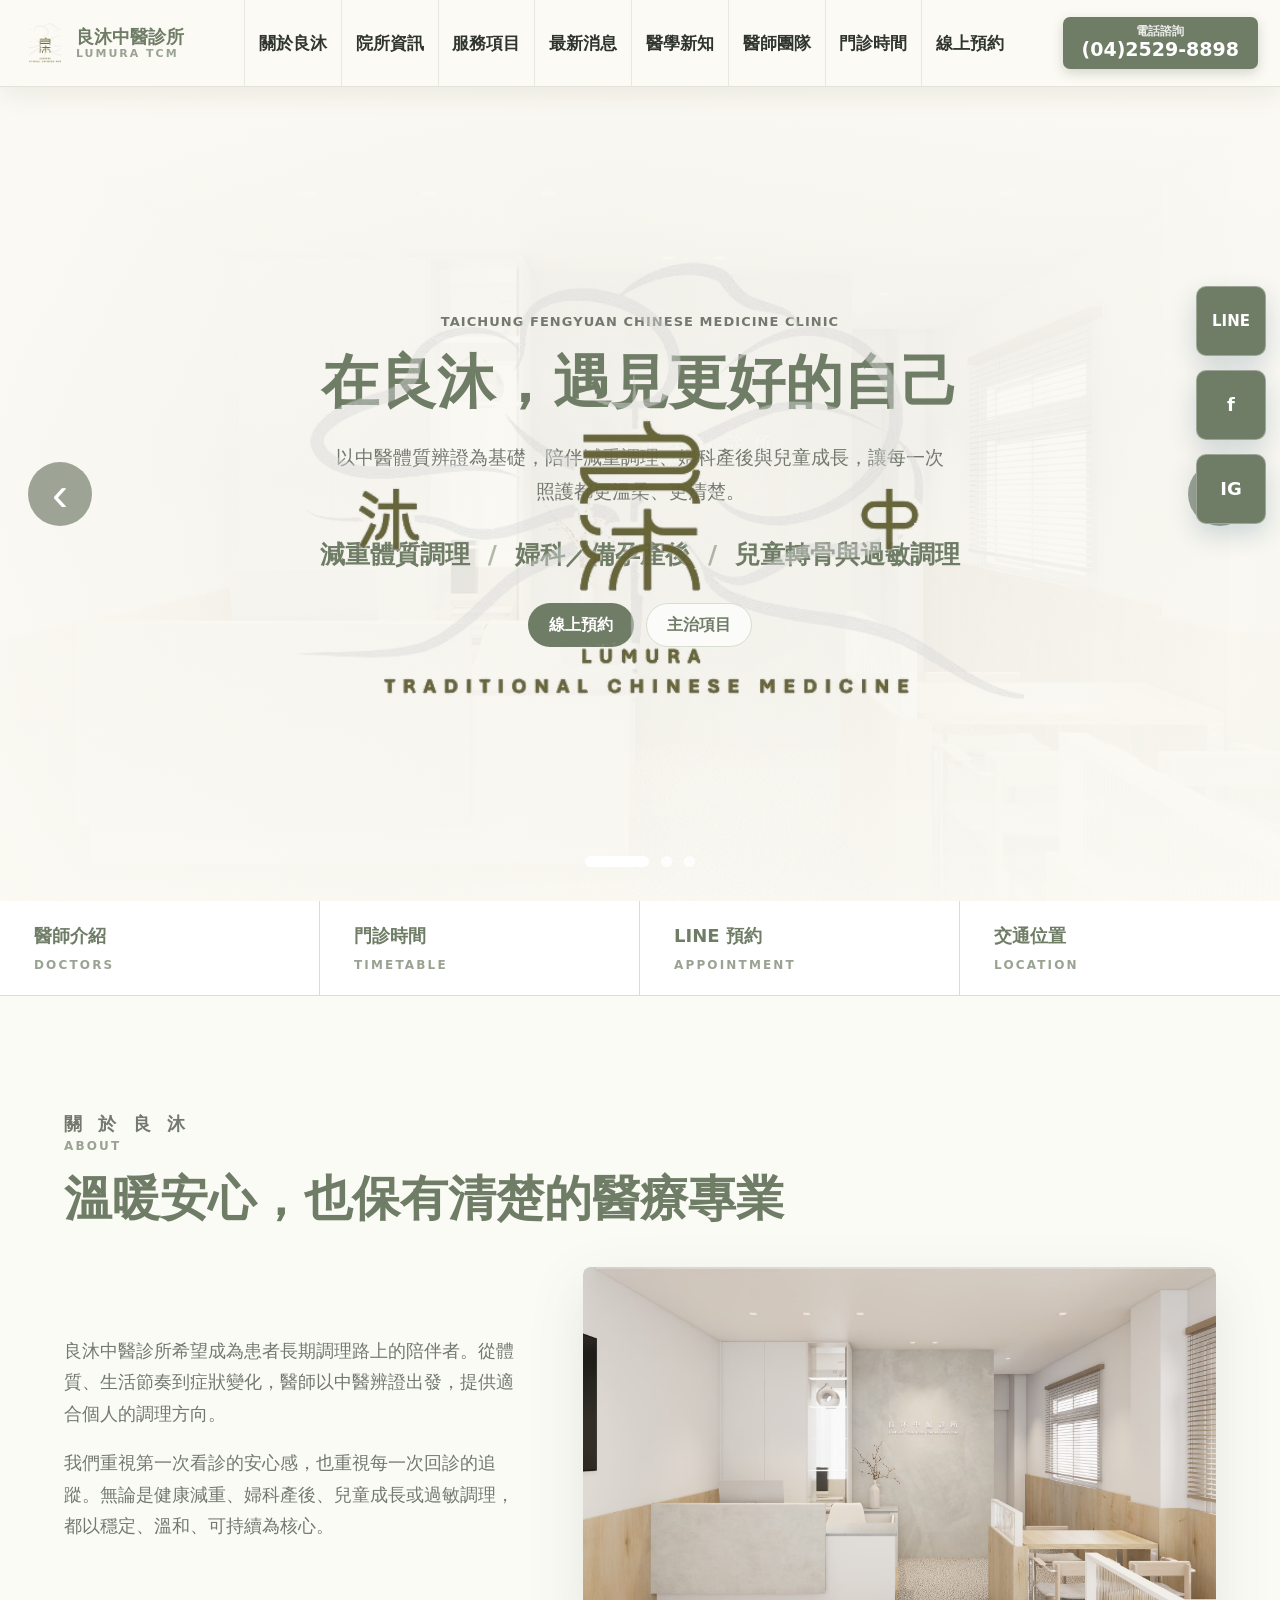
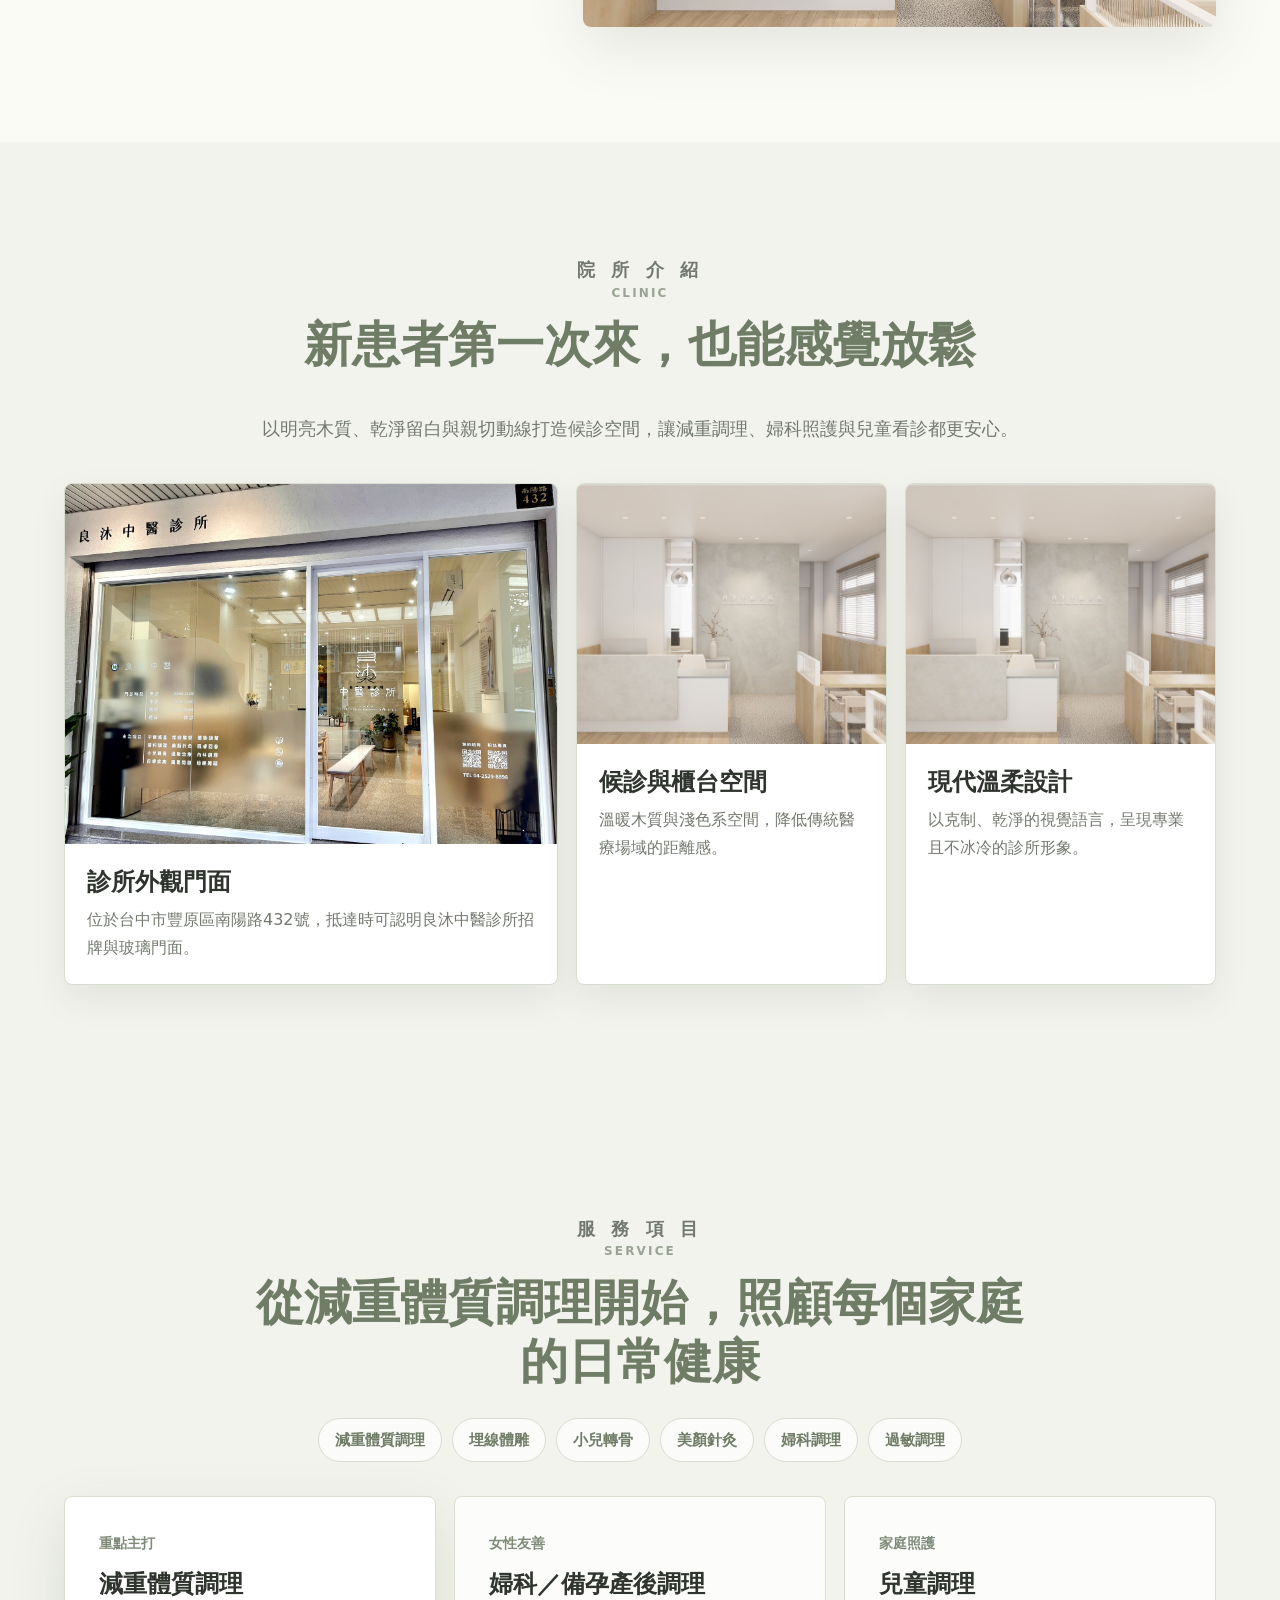
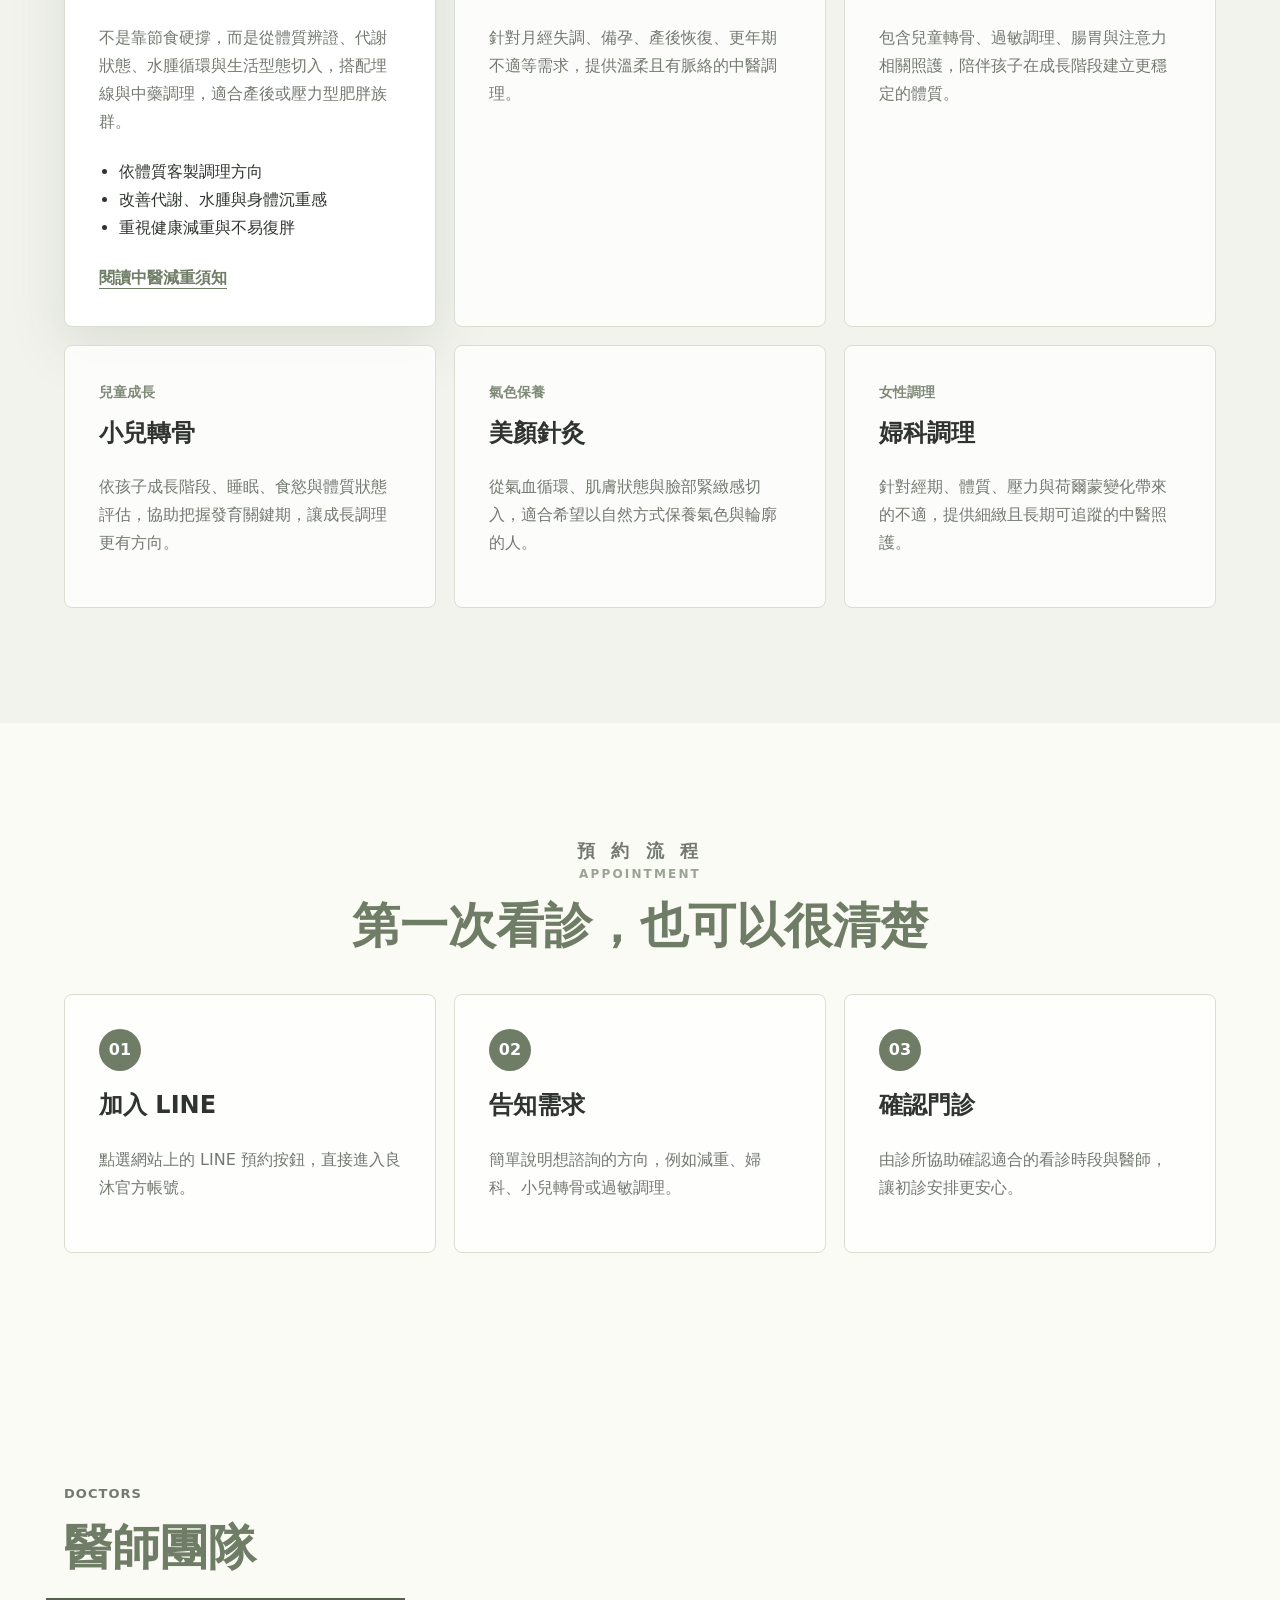
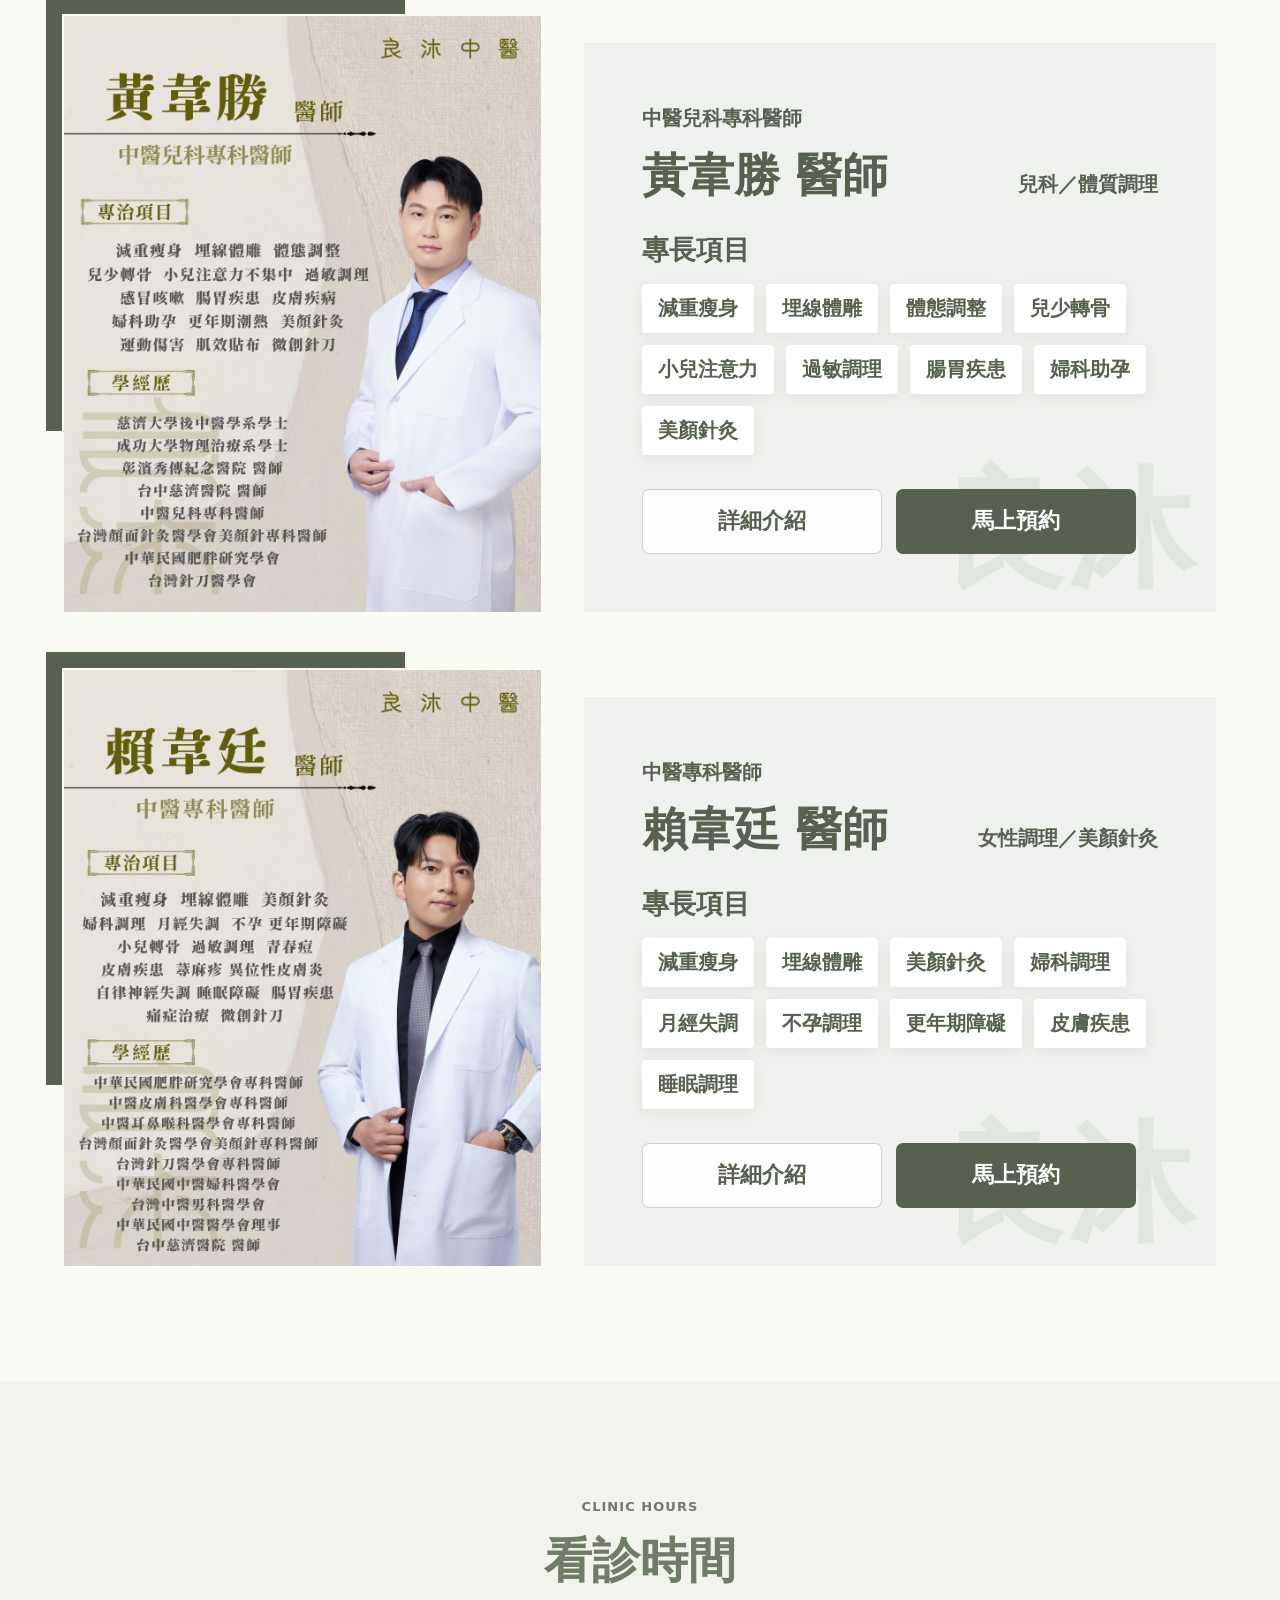
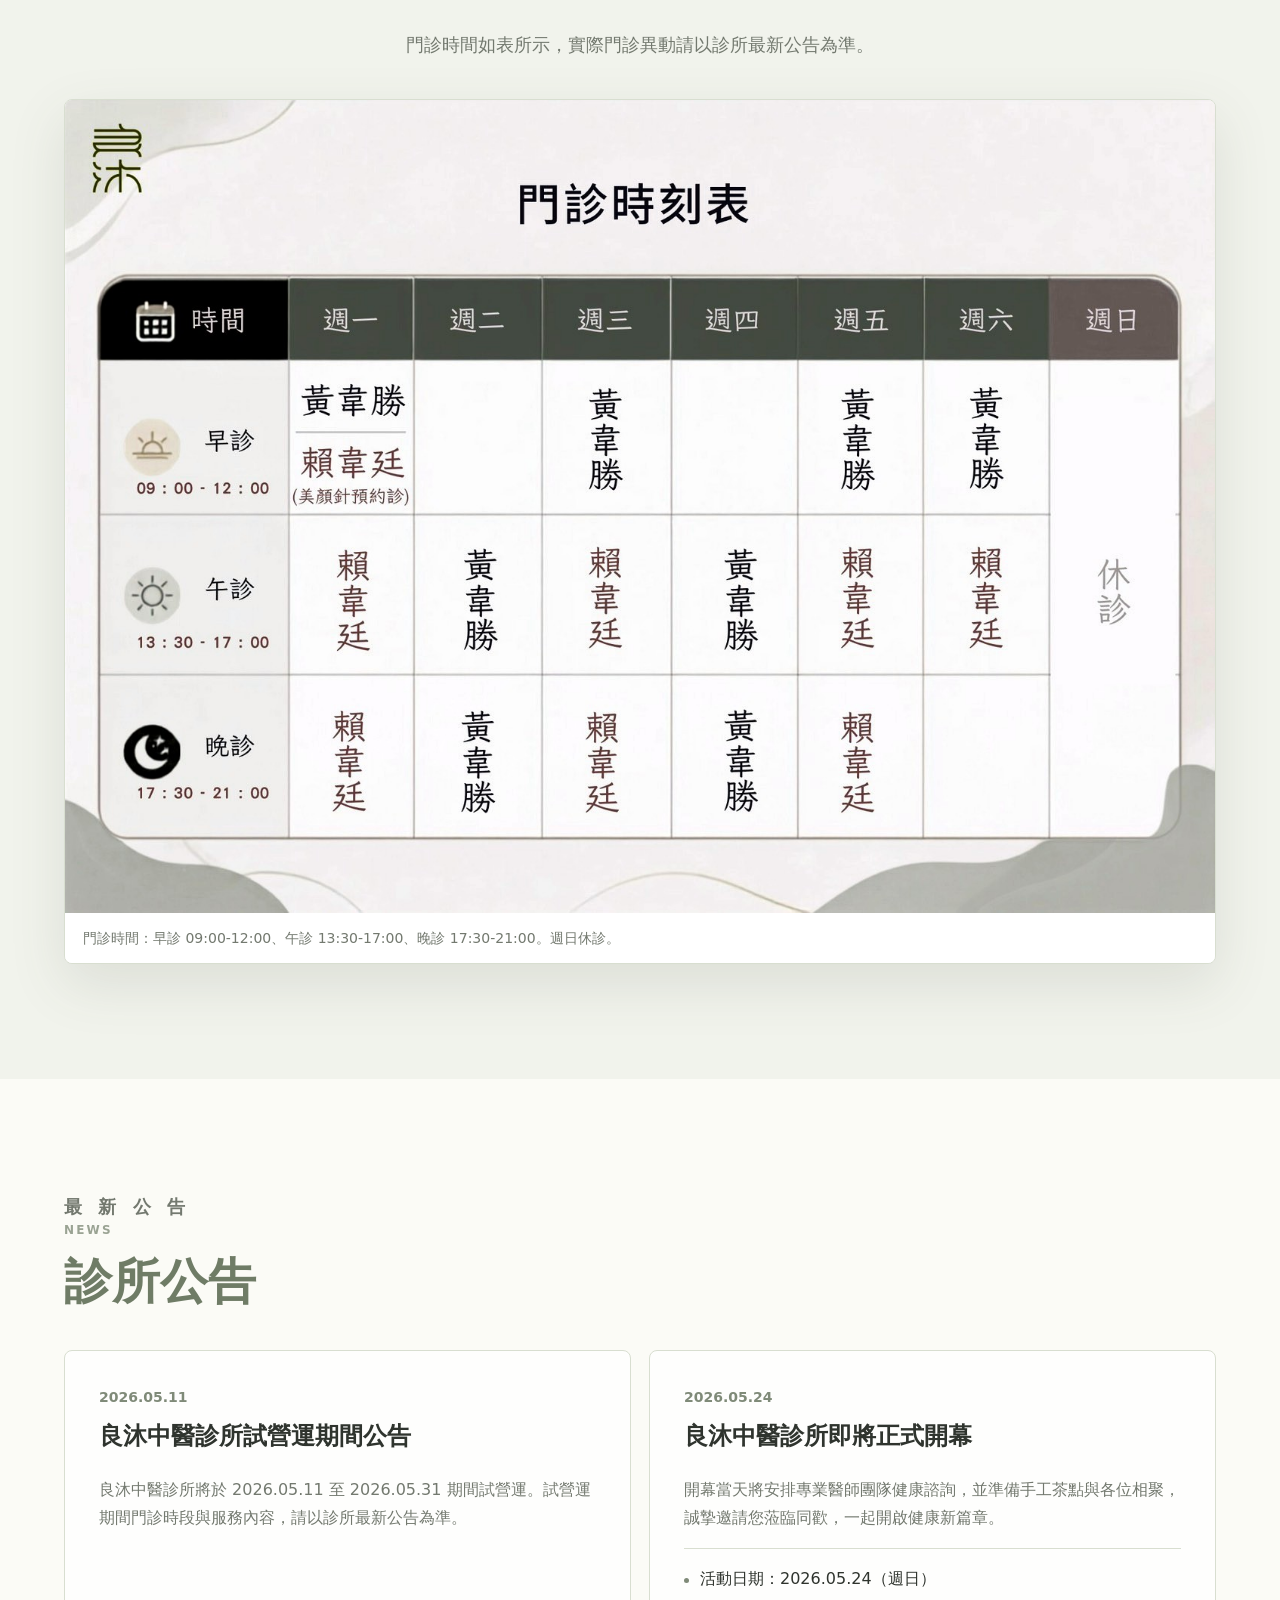
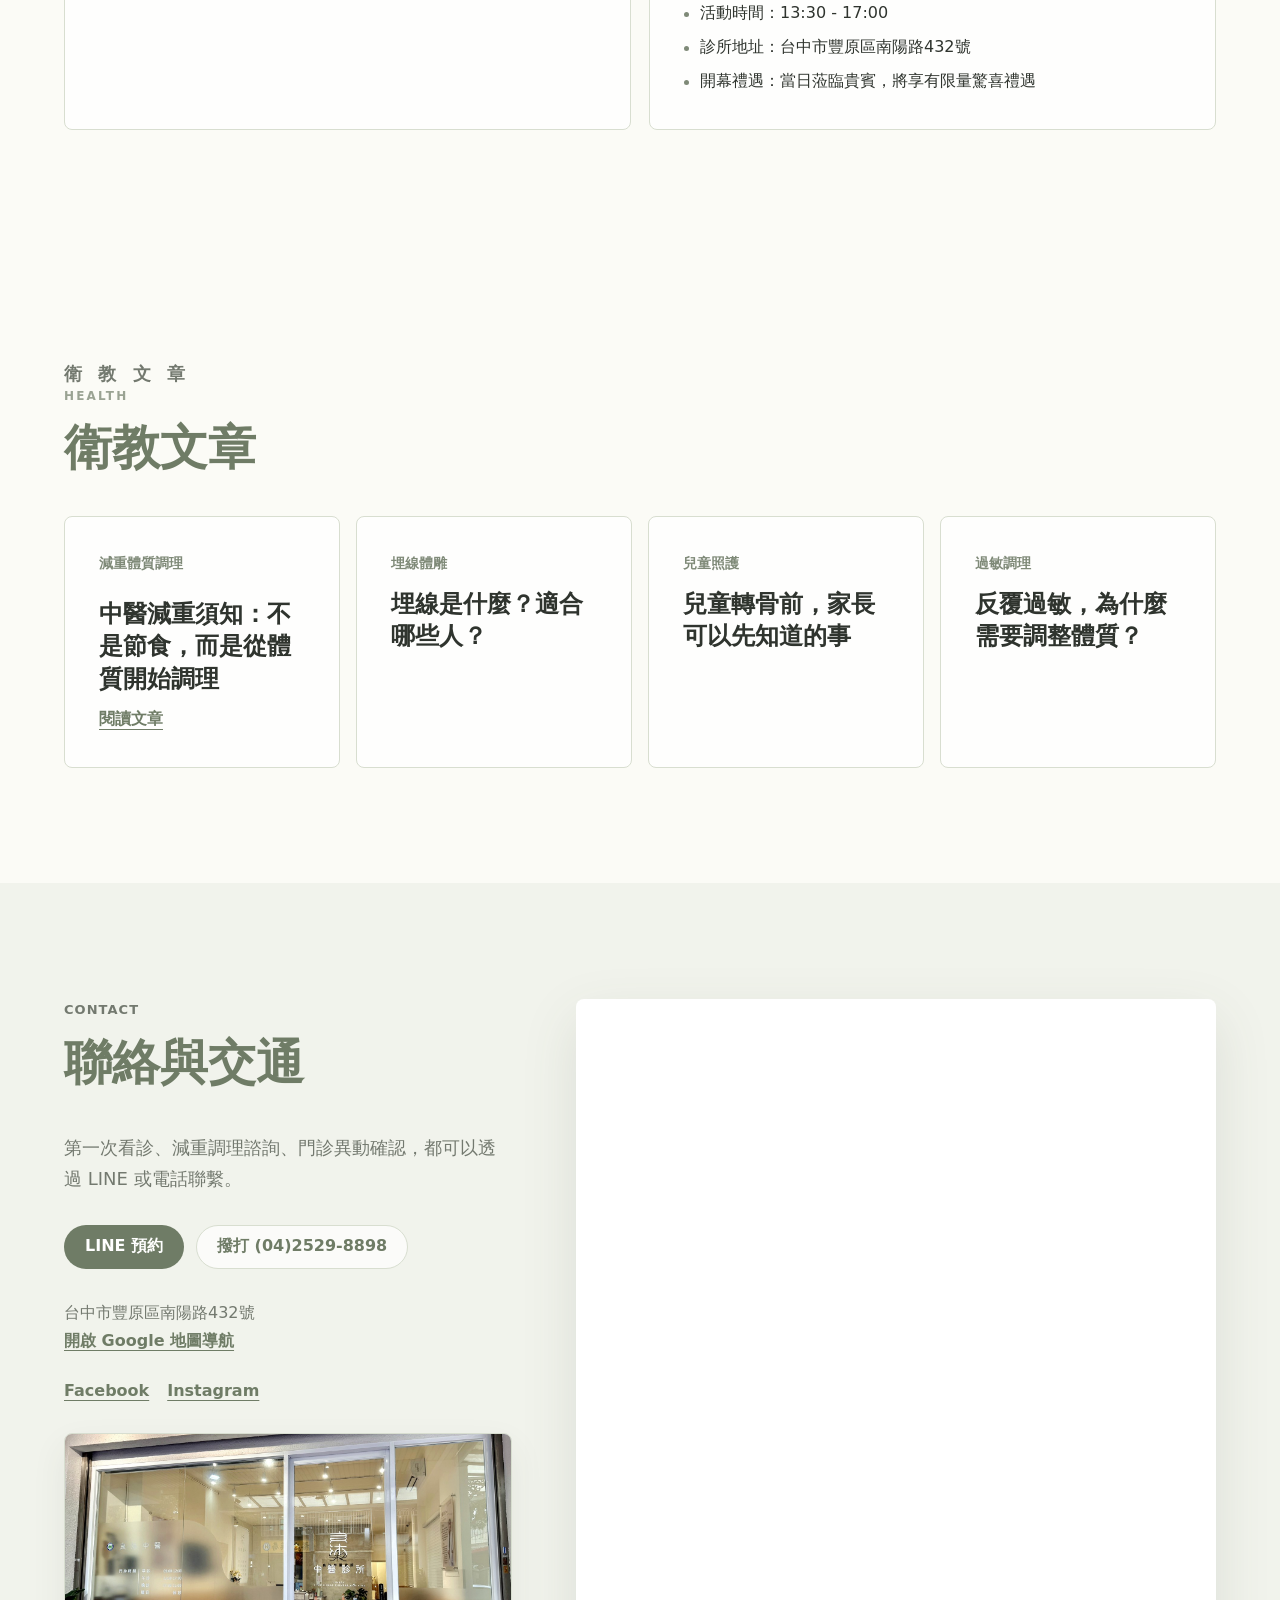
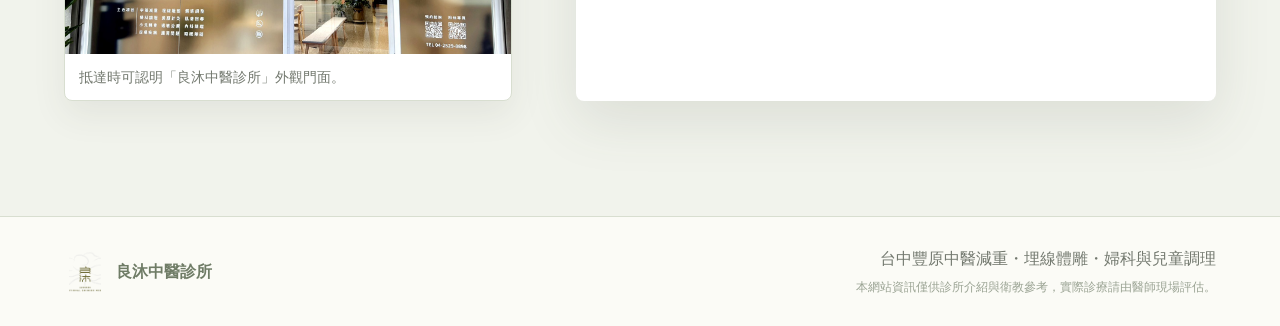
<file: index.html>
<!doctype html>
<html lang="zh-Hant">
  <head>
    <meta charset="utf-8" />
    <meta name="viewport" content="width=device-width, initial-scale=1" />
    <title>良沐中醫診所｜台中豐原中醫減重、埋線、婦科與兒童調理</title>
    <meta
      name="description"
      content="良沐中醫診所位於台中市豐原區，提供中醫減重、埋線體雕、婦科調理、備孕產後、兒童轉骨與過敏調理。以體質辨證與醫師陪伴，幫助你遇見更好的自己。"
    />
    <link rel="stylesheet" href="./styles.css" />
  </head>
  <body>
    <header class="site-header">
      <a class="brand" href="#top" aria-label="良沐中醫診所首頁">
        <img src="./assets/lumura-logo-mark.png" alt="" />
        <span>
          <strong>良沐中醫診所</strong>
          <small>Lumura TCM</small>
        </span>
      </a>
      <button class="nav-toggle" type="button" aria-label="開啟選單" aria-expanded="false">
        <span></span>
        <span></span>
      </button>
      <nav class="site-nav" aria-label="主要導覽">
        <a href="#about">關於良沐</a>
        <a href="#clinic">院所資訊</a>
        <a href="#weight">服務項目</a>
        <a href="#news">最新消息</a>
        <a href="#articles">醫學新知</a>
        <a href="#doctors">醫師團隊</a>
        <a href="#schedule">門診時間</a>
        <a href="https://gptcm.tw/GPNET/MainGo?CID=LMTCM" target="_blank" rel="noreferrer">線上預約</a>
      </nav>
      <a class="header-cta" href="tel:+886425298898" aria-label="撥打良沐中醫診所電話">
        <span>電話諮詢</span>
        <strong>(04)2529-8898</strong>
      </a>
    </header>

    <main id="top">
      <section class="hero">
        <div class="hero-slider" data-hero-slider aria-label="良沐中醫主視覺輪播">
          <article class="hero-slide is-active">
            <img src="./assets/clinic-space.jpg" alt="良沐中醫診所明亮溫暖的候診空間" />
            <div class="hero-copy">
              <img class="hero-logo" src="./assets/lumura-logo-lockup.png" alt="良沐中醫診所" />
              <p class="eyebrow">Taichung Fengyuan Chinese Medicine Clinic</p>
              <h1>在良沐，遇見更好的自己</h1>
              <p class="hero-lead">
                以中醫體質辨證為基礎，陪伴減重調理、婦科產後與兒童成長，讓每一次照護都更溫柔、更清楚。
              </p>
              <div class="district-list" aria-label="主要服務">
                <span>減重體質調理</span>
                <span>婦科／備孕產後</span>
                <span>兒童轉骨與過敏調理</span>
              </div>
              <div class="hero-actions">
                <a class="button primary" href="https://gptcm.tw/GPNET/MainGo?CID=LMTCM" target="_blank" rel="noreferrer">線上預約</a>
                <a class="button secondary" href="#weight">主治項目</a>
              </div>
            </div>
          </article>
          <article class="hero-slide">
            <img src="./assets/doctor-huang-team.jpg" alt="黃韋勝醫師團隊形象" />
            <div class="hero-copy">
              <p class="eyebrow">Weight Management</p>
              <h1>減重不是挨餓，是重新理解身體</h1>
              <p class="hero-lead">
                從體質、代謝、水腫與生活節奏切入，搭配中藥調理與埋線體雕，讓調理更穩定。
              </p>
              <div class="hero-actions">
                <a class="button primary" href="./fengyuan-weight-loss.html">閱讀減重須知</a>
                <a class="button secondary" href="https://gptcm.tw/GPNET/MainGo?CID=LMTCM" target="_blank" rel="noreferrer">線上預約</a>
              </div>
            </div>
          </article>
          <article class="hero-slide">
            <img src="./assets/doctor-lai-team.jpg" alt="賴韋廷醫師團隊形象" />
            <div class="hero-copy">
              <p class="eyebrow">Women & Family Care</p>
              <h1>女性、產後、兒童，一起被好好照顧</h1>
              <p class="hero-lead">
                用溫和且有脈絡的中醫照護，陪伴家庭在不同階段建立更穩定的健康節奏。
              </p>
              <div class="hero-actions">
                <a class="button primary" href="#doctors">認識醫師團隊</a>
                <a class="button secondary" href="#schedule">查看門診時間</a>
              </div>
            </div>
          </article>
          <button class="hero-arrow prev" type="button" data-hero-prev aria-label="上一張">‹</button>
          <button class="hero-arrow next" type="button" data-hero-next aria-label="下一張">›</button>
          <div class="hero-dots" aria-label="輪播切換">
            <button class="is-active" type="button" data-hero-dot="0" aria-label="第 1 張"></button>
            <button type="button" data-hero-dot="1" aria-label="第 2 張"></button>
            <button type="button" data-hero-dot="2" aria-label="第 3 張"></button>
          </div>
        </div>
      </section>

      <section class="quick-links" aria-label="快速入口">
        <a href="#doctors">
          <span>醫師介紹</span>
          <strong>Doctors</strong>
        </a>
        <a href="#schedule">
          <span>門診時間</span>
          <strong>Timetable</strong>
        </a>
        <a href="https://lin.ee/zBTqby3" target="_blank" rel="noreferrer">
          <span>LINE 預約</span>
          <strong>Appointment</strong>
        </a>
        <a href="#contact">
          <span>交通位置</span>
          <strong>Location</strong>
        </a>
      </section>

      <section class="intro section" id="about">
        <div class="section-heading">
          <p class="section-label">關 於 良 沐 <span>About</span></p>
          <h2>溫暖安心，也保有清楚的醫療專業</h2>
        </div>
        <div class="intro-grid">
          <div class="intro-text">
            <p>
              良沐中醫診所希望成為患者長期調理路上的陪伴者。從體質、生活節奏到症狀變化，醫師以中醫辨證出發，提供適合個人的調理方向。
            </p>
            <p>
              我們重視第一次看診的安心感，也重視每一次回診的追蹤。無論是健康減重、婦科產後、兒童成長或過敏調理，都以穩定、溫和、可持續為核心。
            </p>
          </div>
          <img class="clinic-photo" src="./assets/clinic-space.jpg" alt="良沐中醫診所明亮溫暖的候診空間" />
        </div>
      </section>

      <section class="clinic section-band" id="clinic">
        <div class="section-heading centered">
          <p class="section-label">院 所 介 紹 <span>Clinic</span></p>
          <h2>新患者第一次來，也能感覺放鬆</h2>
          <p>以明亮木質、乾淨留白與親切動線打造候診空間，讓減重調理、婦科照護與兒童看診都更安心。</p>
        </div>
        <div class="clinic-showcase">
          <article>
            <img src="./assets/clinic-exterior.jpg" alt="良沐中醫診所南陽路432號外觀門面" />
            <div>
              <h3>診所外觀門面</h3>
              <p>位於台中市豐原區南陽路432號，抵達時可認明良沐中醫診所招牌與玻璃門面。</p>
            </div>
          </article>
          <article>
            <img src="./assets/clinic-space.jpg" alt="良沐中醫診所兒童與家庭友善空間" />
            <div>
              <h3>候診與櫃台空間</h3>
              <p>溫暖木質與淺色系空間，降低傳統醫療場域的距離感。</p>
            </div>
          </article>
          <article>
            <img src="./assets/clinic-space.jpg" alt="良沐中醫診所現代溫柔設計" />
            <div>
              <h3>現代溫柔設計</h3>
              <p>以克制、乾淨的視覺語言，呈現專業且不冰冷的診所形象。</p>
            </div>
          </article>
        </div>
      </section>

      <section class="services section-band" aria-labelledby="services-title">
        <div class="section-heading centered">
          <p class="section-label">服 務 項 目 <span>Service</span></p>
          <h2 id="services-title">從減重體質調理開始，照顧每個家庭的日常健康</h2>
        </div>
        <div class="service-menu" aria-label="治療項目快速瀏覽">
          <a href="#weight">減重體質調理</a>
          <a href="#weight">埋線體雕</a>
          <a href="#doctors">小兒轉骨</a>
          <a href="#doctors">美顏針灸</a>
          <a href="#doctors">婦科調理</a>
          <a href="#articles">過敏調理</a>
        </div>
        <div class="service-grid">
          <article class="service-card featured" id="weight">
            <span class="service-kicker">重點主打</span>
            <h3>減重體質調理</h3>
            <p>
              不是靠節食硬撐，而是從體質辨證、代謝狀態、水腫循環與生活型態切入，搭配埋線與中藥調理，適合產後或壓力型肥胖族群。
            </p>
            <ul>
              <li>依體質客製調理方向</li>
              <li>改善代謝、水腫與身體沉重感</li>
              <li>重視健康減重與不易復胖</li>
            </ul>
            <a class="text-link" href="./fengyuan-weight-loss.html">閱讀中醫減重須知</a>
          </article>
          <article class="service-card">
            <span class="service-kicker">女性友善</span>
            <h3>婦科／備孕產後調理</h3>
            <p>針對月經失調、備孕、產後恢復、更年期不適等需求，提供溫柔且有脈絡的中醫調理。</p>
          </article>
          <article class="service-card">
            <span class="service-kicker">家庭照護</span>
            <h3>兒童調理</h3>
            <p>包含兒童轉骨、過敏調理、腸胃與注意力相關照護，陪伴孩子在成長階段建立更穩定的體質。</p>
          </article>
          <article class="service-card">
            <span class="service-kicker">兒童成長</span>
            <h3>小兒轉骨</h3>
            <p>依孩子成長階段、睡眠、食慾與體質狀態評估，協助把握發育關鍵期，讓成長調理更有方向。</p>
          </article>
          <article class="service-card">
            <span class="service-kicker">氣色保養</span>
            <h3>美顏針灸</h3>
            <p>從氣血循環、肌膚狀態與臉部緊緻感切入，適合希望以自然方式保養氣色與輪廓的人。</p>
          </article>
          <article class="service-card">
            <span class="service-kicker">女性調理</span>
            <h3>婦科調理</h3>
            <p>針對經期、體質、壓力與荷爾蒙變化帶來的不適，提供細緻且長期可追蹤的中醫照護。</p>
          </article>
        </div>
      </section>

      <section class="process section">
        <div class="section-heading centered">
          <p class="section-label">預 約 流 程 <span>Appointment</span></p>
          <h2>第一次看診，也可以很清楚</h2>
        </div>
        <div class="process-grid">
          <article>
            <span>01</span>
            <h3>加入 LINE</h3>
            <p>點選網站上的 LINE 預約按鈕，直接進入良沐官方帳號。</p>
          </article>
          <article>
            <span>02</span>
            <h3>告知需求</h3>
            <p>簡單說明想諮詢的方向，例如減重、婦科、小兒轉骨或過敏調理。</p>
          </article>
          <article>
            <span>03</span>
            <h3>確認門診</h3>
            <p>由診所協助確認適合的看診時段與醫師，讓初診安排更安心。</p>
          </article>
        </div>
      </section>

      <section class="doctors section" id="doctors">
        <div class="section-heading">
          <p class="eyebrow">Doctors</p>
          <h2>醫師團隊</h2>
        </div>
        <div class="doctor-grid">
          <article class="doctor-card">
            <div class="doctor-photo">
              <img src="./assets/doctor-huang.png" alt="黃韋勝醫師介紹圖" />
            </div>
            <div class="doctor-content">
              <p class="doctor-role">中醫兒科專科醫師</p>
              <div class="doctor-title-row">
                <h3>黃韋勝 醫師</h3>
                <span>兒科／體質調理</span>
              </div>
              <h4>專長項目</h4>
              <div class="doctor-tags" aria-label="黃韋勝醫師專長項目">
                <span>減重瘦身</span>
                <span>埋線體雕</span>
                <span>體態調整</span>
                <span>兒少轉骨</span>
                <span>小兒注意力</span>
                <span>過敏調理</span>
                <span>腸胃疾患</span>
                <span>婦科助孕</span>
                <span>美顏針灸</span>
              </div>
              <div class="doctor-actions">
                <a href="#contact">詳細介紹</a>
                <a href="https://gptcm.tw/GPNET/MainGo?CID=LMTCM" target="_blank" rel="noreferrer">馬上預約</a>
              </div>
            </div>
          </article>
          <article class="doctor-card">
            <div class="doctor-photo">
              <img src="./assets/doctor-lai.png" alt="賴韋廷醫師介紹圖" />
            </div>
            <div class="doctor-content">
              <p class="doctor-role">中醫專科醫師</p>
              <div class="doctor-title-row">
                <h3>賴韋廷 醫師</h3>
                <span>女性調理／美顏針灸</span>
              </div>
              <h4>專長項目</h4>
              <div class="doctor-tags" aria-label="賴韋廷醫師專長項目">
                <span>減重瘦身</span>
                <span>埋線體雕</span>
                <span>美顏針灸</span>
                <span>婦科調理</span>
                <span>月經失調</span>
                <span>不孕調理</span>
                <span>更年期障礙</span>
                <span>皮膚疾患</span>
                <span>睡眠調理</span>
              </div>
              <div class="doctor-actions">
                <a href="#contact">詳細介紹</a>
                <a href="https://gptcm.tw/GPNET/MainGo?CID=LMTCM" target="_blank" rel="noreferrer">馬上預約</a>
              </div>
            </div>
          </article>
        </div>
      </section>

      <section class="schedule section-band" id="schedule">
        <div class="section-heading centered">
          <p class="eyebrow">Clinic Hours</p>
          <h2>看診時間</h2>
          <p>門診時間如表所示，實際門診異動請以診所最新公告為準。</p>
        </div>
        <figure class="schedule-image-wrap">
          <img src="./assets/schedule-current.jpg" alt="良沐中醫診所門診時間表，週日休診" />
          <figcaption>
            門診時間：早診 09:00-12:00、午診 13:30-17:00、晚診 17:30-21:00。週日休診。
          </figcaption>
        </figure>
      </section>

      <section class="news section" id="news">
        <div class="section-heading">
          <p class="section-label">最 新 公 告 <span>News</span></p>
          <h2>診所公告</h2>
        </div>
        <div class="news-grid">
          <article>
            <time datetime="2026-05-11">2026.05.11</time>
            <h3>良沐中醫診所試營運期間公告</h3>
            <p>良沐中醫診所將於 2026.05.11 至 2026.05.31 期間試營運。試營運期間門診時段與服務內容，請以診所最新公告為準。</p>
          </article>
          <article>
            <time datetime="2026-05-24">2026.05.24</time>
            <h3>良沐中醫診所即將正式開幕</h3>
            <p>
              開幕當天將安排專業醫師團隊健康諮詢，並準備手工茶點與各位相聚，誠摯邀請您蒞臨同歡，一起開啟健康新篇章。
            </p>
            <ul class="news-list">
              <li>活動日期：2026.05.24（週日）</li>
              <li>活動時間：13:30 - 17:00</li>
              <li>診所地址：台中市豐原區南陽路432號</li>
              <li>開幕禮遇：當日蒞臨貴賓，將享有限量驚喜禮遇</li>
            </ul>
          </article>
        </div>
      </section>

      <section class="articles section" id="articles">
        <div class="section-heading">
          <p class="section-label">衛 教 文 章 <span>Health</span></p>
          <h2>衛教文章</h2>
        </div>
        <div class="article-grid">
          <article>
            <a class="article-link" href="./fengyuan-weight-loss.html">
              <p>減重體質調理</p>
              <h3>中醫減重須知：不是節食，而是從體質開始調理</h3>
              <span>閱讀文章</span>
            </a>
          </article>
          <article>
            <p>埋線體雕</p>
            <h3>埋線是什麼？適合哪些人？</h3>
          </article>
          <article>
            <p>兒童照護</p>
            <h3>兒童轉骨前，家長可以先知道的事</h3>
          </article>
          <article>
            <p>過敏調理</p>
            <h3>反覆過敏，為什麼需要調整體質？</h3>
          </article>
        </div>
      </section>

      <section class="contact section-band" id="contact">
        <div class="contact-grid">
          <div>
            <p class="eyebrow">Contact</p>
            <h2>聯絡與交通</h2>
            <p class="contact-lead">第一次看診、減重調理諮詢、門診異動確認，都可以透過 LINE 或電話聯繫。</p>
            <div class="contact-actions">
              <a class="button primary" href="https://lin.ee/zBTqby3" target="_blank" rel="noreferrer">LINE 預約</a>
              <a class="button secondary" href="tel:+886425298898">撥打 (04)2529-8898</a>
            </div>
            <address>
              台中市豐原區南陽路432號<br />
              <a href="https://www.google.com/maps/search/?api=1&query=%E5%8F%B0%E4%B8%AD%E5%B8%82%E8%B1%90%E5%8E%9F%E5%8D%80%E5%8D%97%E9%99%BD%E8%B7%AF432%E8%99%9F" target="_blank" rel="noreferrer">開啟 Google 地圖導航</a>
            </address>
            <div class="social-links">
              <a href="https://www.facebook.com/people/%E8%89%AF%E6%B2%90%E4%B8%AD%E9%86%AB%E8%A8%BA%E6%89%80/61587406312769/" target="_blank" rel="noreferrer">Facebook</a>
              <a href="https://www.instagram.com/lumura.889" target="_blank" rel="noreferrer">Instagram</a>
            </div>
            <figure class="contact-photo">
              <img src="./assets/clinic-exterior.jpg" alt="良沐中醫診所外觀，門牌南陽路432號" />
              <figcaption>抵達時可認明「良沐中醫診所」外觀門面。</figcaption>
            </figure>
          </div>
          <iframe
            title="良沐中醫診所 Google 地圖"
            loading="lazy"
            referrerpolicy="no-referrer-when-downgrade"
            src="https://www.google.com/maps?q=%E5%8F%B0%E4%B8%AD%E5%B8%82%E8%B1%90%E5%8E%9F%E5%8D%80%E5%8D%97%E9%99%BD%E8%B7%AF432%E8%99%9F&output=embed"
          ></iframe>
        </div>
      </section>
    </main>

    <aside class="social-rail" aria-label="社群連結">
      <a href="https://lin.ee/zBTqby3" target="_blank" rel="noreferrer" aria-label="LINE 預約">LINE</a>
      <a href="https://www.facebook.com/people/%E8%89%AF%E6%B2%90%E4%B8%AD%E9%86%AB%E8%A8%BA%E6%89%80/61587406312769/" target="_blank" rel="noreferrer" aria-label="Facebook">f</a>
      <a href="https://www.instagram.com/lumura.889" target="_blank" rel="noreferrer" aria-label="Instagram">IG</a>
    </aside>

    <a class="mobile-line" href="https://lin.ee/zBTqby3" target="_blank" rel="noreferrer">LINE 預約</a>

    <footer class="site-footer">
      <div class="footer-brand">
        <img src="./assets/lumura-logo-mark.png" alt="" />
        <span>良沐中醫診所</span>
      </div>
      <div class="footer-copy">
        <p>台中豐原中醫減重・埋線體雕・婦科與兒童調理</p>
        <small>本網站資訊僅供診所介紹與衛教參考，實際診療請由醫師現場評估。</small>
      </div>
    </footer>

    <script src="./script.js"></script>
  </body>
</html>
</file>
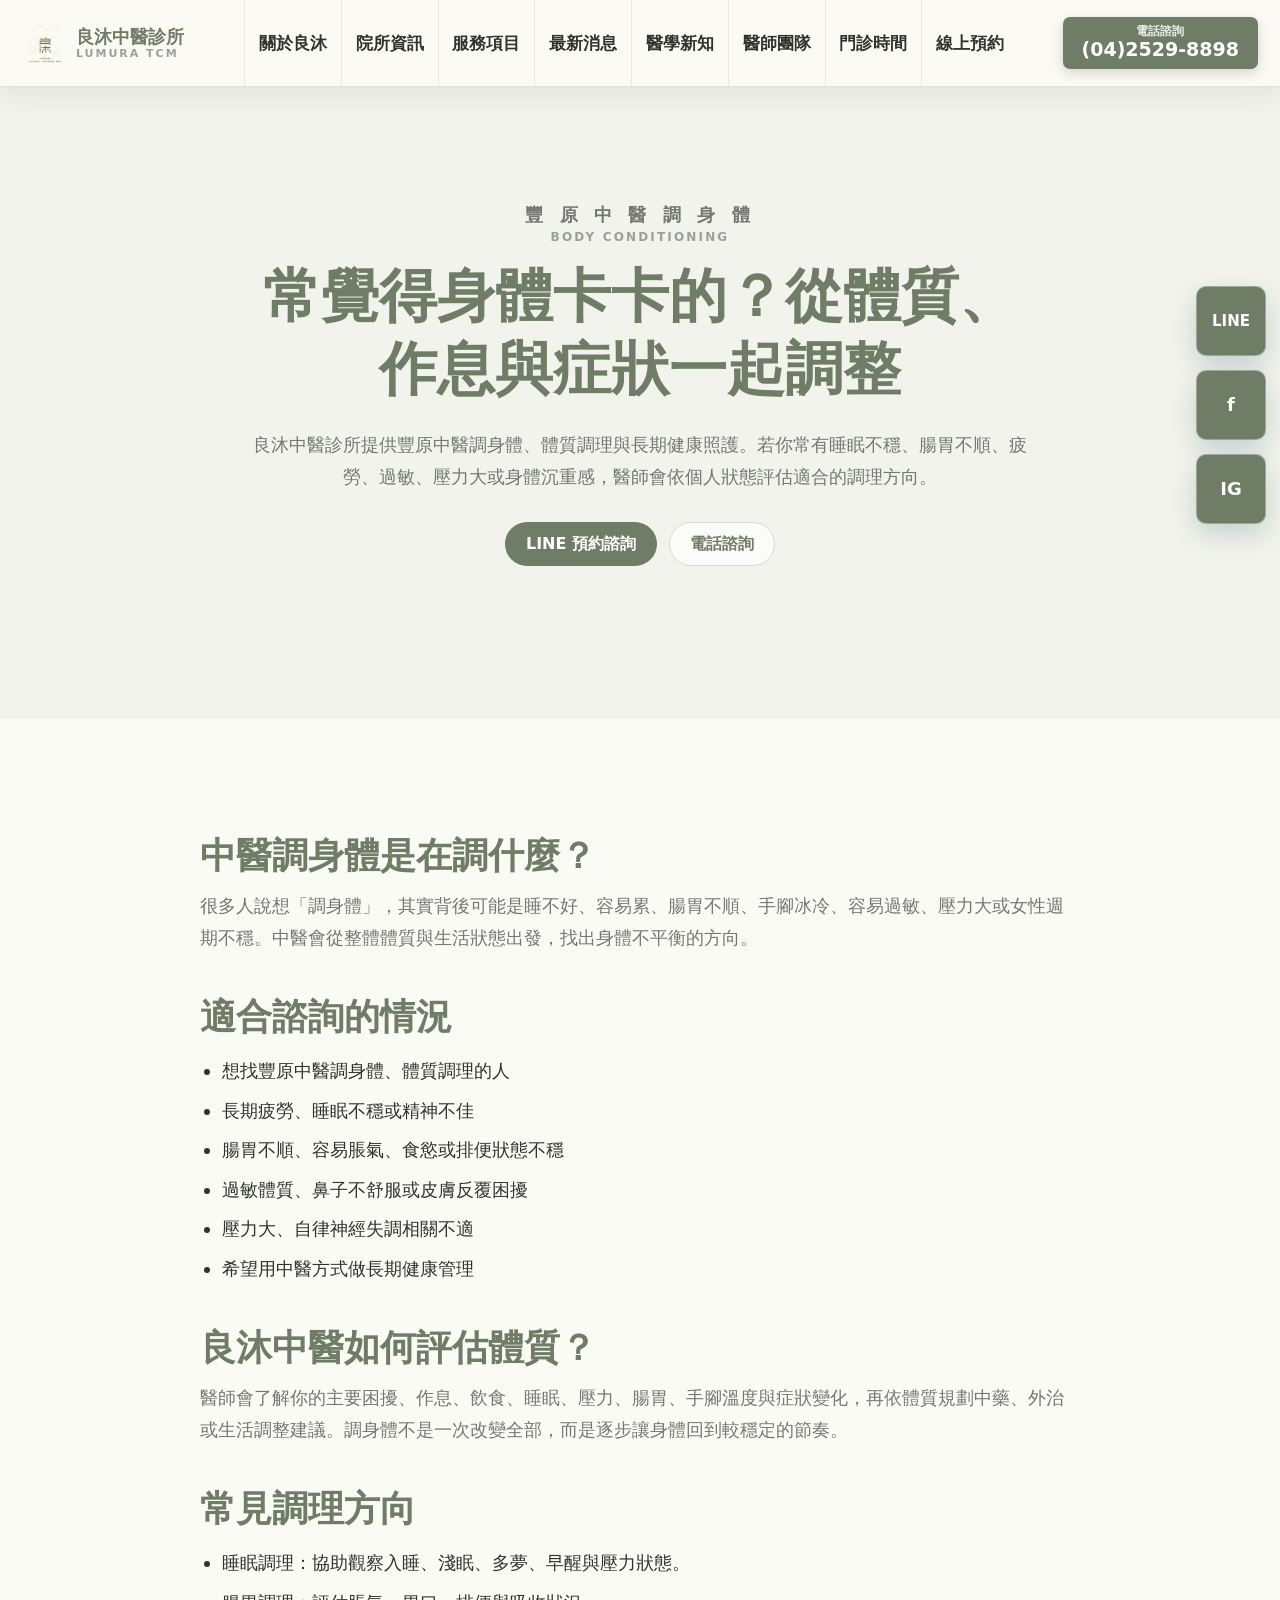
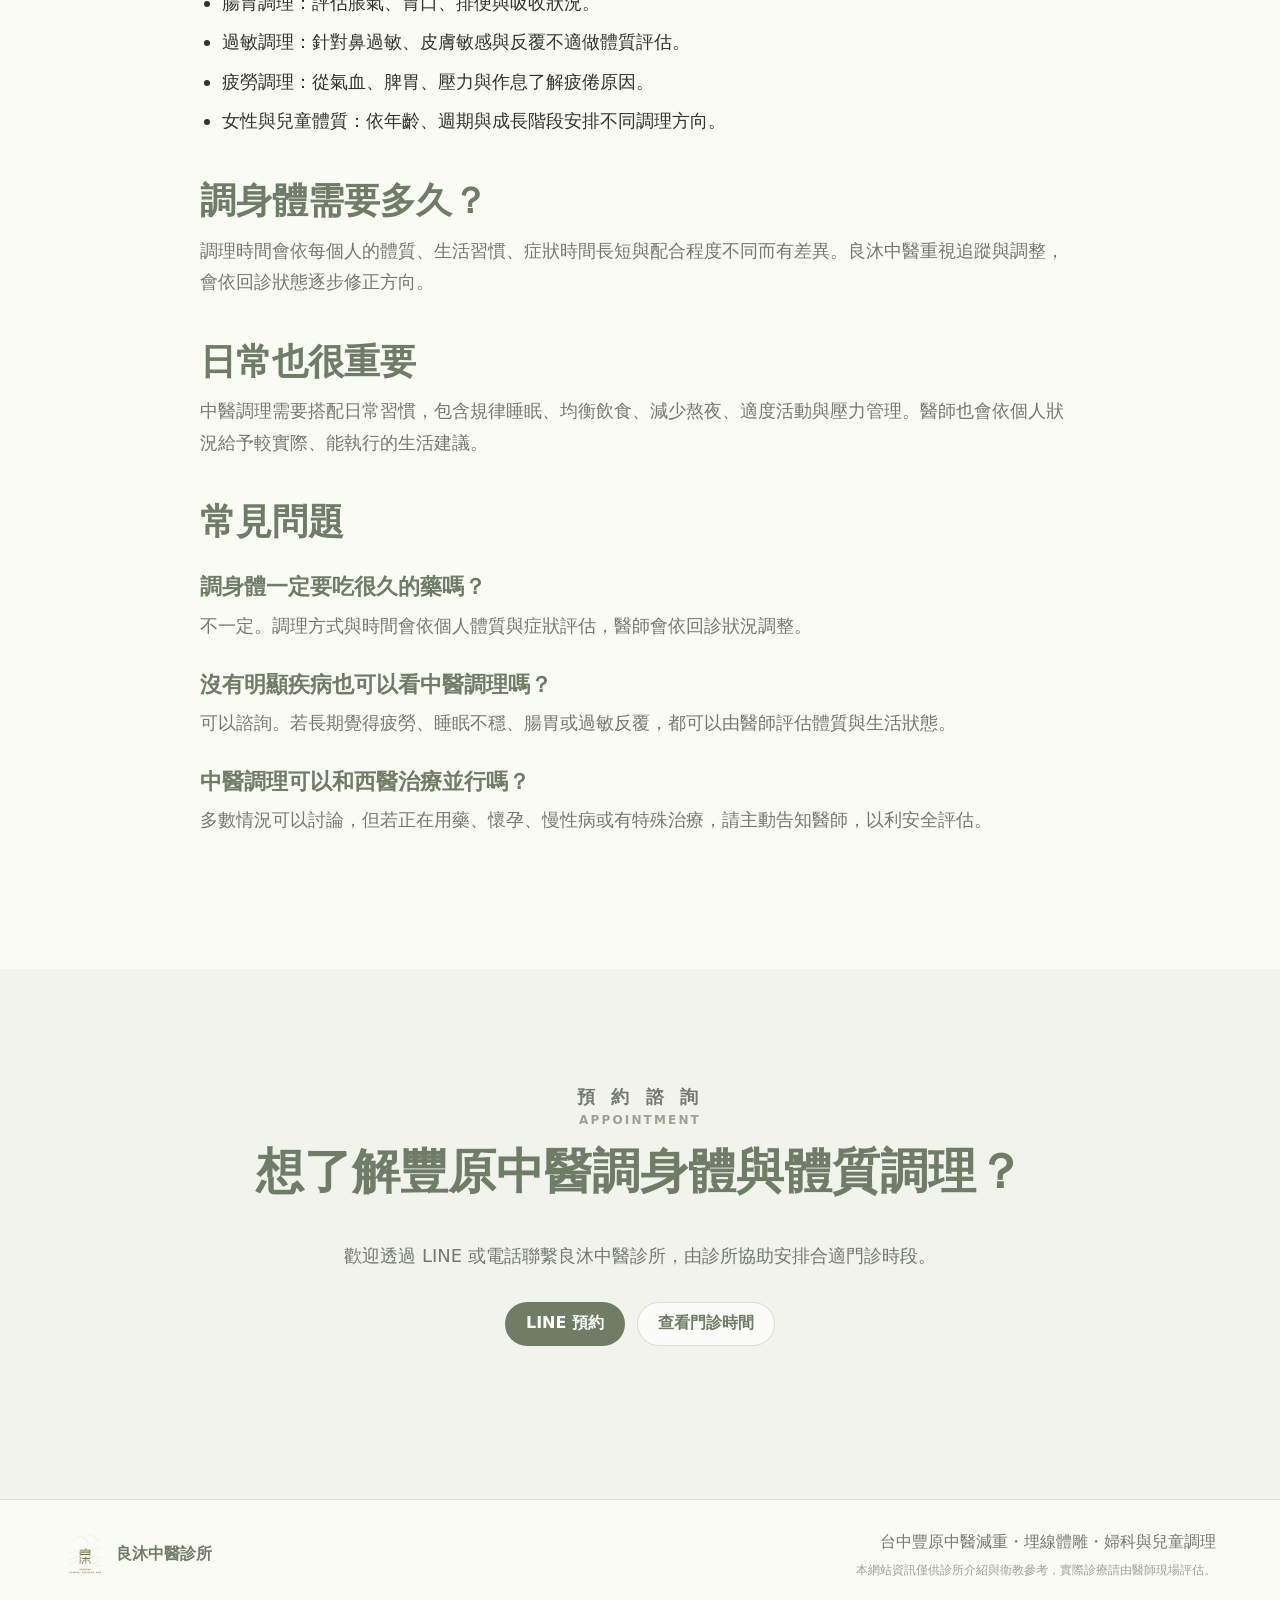
<file: fengyuan-body-conditioning.html>
<!doctype html>
<html lang="zh-Hant">
  <head>
    <meta charset="utf-8" />
    <meta name="viewport" content="width=device-width, initial-scale=1" />
    <title>豐原中醫調身體｜良沐中醫診所｜體質調理、睡眠腸胃與過敏照護</title>
    <meta
      name="description"
      content="良沐中醫診所位於台中豐原，提供中醫調身體、體質調理、睡眠、腸胃、疲勞、過敏與壓力相關不適諮詢。依個人體質與生活狀態，由醫師規劃適合的調理方向。"
    />
    <link rel="stylesheet" href="./styles.css" />
  </head>
  <body>
    <header class="site-header">
      <a class="brand" href="./index.html" aria-label="良沐中醫診所首頁">
        <img src="./assets/lumura-logo-mark.png" alt="" />
        <span>
          <strong>良沐中醫診所</strong>
          <small>Lumura TCM</small>
        </span>
      </a>
      <button class="nav-toggle" type="button" aria-label="開啟選單" aria-expanded="false">
        <span></span>
        <span></span>
      </button>
      <nav class="site-nav" aria-label="主要導覽">
        <a href="./index.html#about">關於良沐</a>
        <a href="./index.html#clinic">院所資訊</a>
        <a href="./index.html#weight">服務項目</a>
        <a href="./index.html#news">最新消息</a>
        <a href="./index.html#articles">醫學新知</a>
        <a href="./index.html#doctors">醫師團隊</a>
        <a href="./index.html#schedule">門診時間</a>
        <a href="https://gptcm.tw/GPNET/MainGo?CID=LMTCM" target="_blank" rel="noreferrer">線上預約</a>
      </nav>
      <a class="header-cta" href="tel:+886425298898" aria-label="撥打良沐中醫診所電話">
        <span>電話諮詢</span>
        <strong>(04)2529-8898</strong>
      </a>
    </header>

    <main>
      <section class="section-band service-hero">
        <div class="section-heading centered">
          <p class="section-label">豐 原 中 醫 調 身 體 <span>Body Conditioning</span></p>
          <h1>常覺得身體卡卡的？從體質、作息與症狀一起調整</h1>
          <p>
            良沐中醫診所提供豐原中醫調身體、體質調理與長期健康照護。若你常有睡眠不穩、腸胃不順、疲勞、過敏、壓力大或身體沉重感，醫師會依個人狀態評估適合的調理方向。
          </p>
          <div class="hero-actions">
            <a class="button primary" href="https://lin.ee/zBTqby3" target="_blank" rel="noreferrer">LINE 預約諮詢</a>
            <a class="button secondary" href="tel:+886425298898">電話諮詢</a>
          </div>
        </div>
      </section>

      <section class="section">
        <div class="article-body">
          <h2>中醫調身體是在調什麼？</h2>
          <p>
            很多人說想「調身體」，其實背後可能是睡不好、容易累、腸胃不順、手腳冰冷、容易過敏、壓力大或女性週期不穩。中醫會從整體體質與生活狀態出發，找出身體不平衡的方向。
          </p>

          <h2>適合諮詢的情況</h2>
          <ul>
            <li>想找豐原中醫調身體、體質調理的人</li>
            <li>長期疲勞、睡眠不穩或精神不佳</li>
            <li>腸胃不順、容易脹氣、食慾或排便狀態不穩</li>
            <li>過敏體質、鼻子不舒服或皮膚反覆困擾</li>
            <li>壓力大、自律神經失調相關不適</li>
            <li>希望用中醫方式做長期健康管理</li>
          </ul>

          <h2>良沐中醫如何評估體質？</h2>
          <p>
            醫師會了解你的主要困擾、作息、飲食、睡眠、壓力、腸胃、手腳溫度與症狀變化，再依體質規劃中藥、外治或生活調整建議。調身體不是一次改變全部，而是逐步讓身體回到較穩定的節奏。
          </p>

          <h2>常見調理方向</h2>
          <ul>
            <li>睡眠調理：協助觀察入睡、淺眠、多夢、早醒與壓力狀態。</li>
            <li>腸胃調理：評估脹氣、胃口、排便與吸收狀況。</li>
            <li>過敏調理：針對鼻過敏、皮膚敏感與反覆不適做體質評估。</li>
            <li>疲勞調理：從氣血、脾胃、壓力與作息了解疲倦原因。</li>
            <li>女性與兒童體質：依年齡、週期與成長階段安排不同調理方向。</li>
          </ul>

          <h2>調身體需要多久？</h2>
          <p>
            調理時間會依每個人的體質、生活習慣、症狀時間長短與配合程度不同而有差異。良沐中醫重視追蹤與調整，會依回診狀態逐步修正方向。
          </p>

          <h2>日常也很重要</h2>
          <p>
            中醫調理需要搭配日常習慣，包含規律睡眠、均衡飲食、減少熬夜、適度活動與壓力管理。醫師也會依個人狀況給予較實際、能執行的生活建議。
          </p>

          <h2>常見問題</h2>
          <h3>調身體一定要吃很久的藥嗎？</h3>
          <p>不一定。調理方式與時間會依個人體質與症狀評估，醫師會依回診狀況調整。</p>

          <h3>沒有明顯疾病也可以看中醫調理嗎？</h3>
          <p>可以諮詢。若長期覺得疲勞、睡眠不穩、腸胃或過敏反覆，都可以由醫師評估體質與生活狀態。</p>

          <h3>中醫調理可以和西醫治療並行嗎？</h3>
          <p>多數情況可以討論，但若正在用藥、懷孕、慢性病或有特殊治療，請主動告知醫師，以利安全評估。</p>
        </div>
      </section>

      <section class="section-band">
        <div class="section-heading centered">
          <p class="section-label">預 約 諮 詢 <span>Appointment</span></p>
          <h2>想了解豐原中醫調身體與體質調理？</h2>
          <p>歡迎透過 LINE 或電話聯繫良沐中醫診所，由診所協助安排合適門診時段。</p>
          <div class="hero-actions">
            <a class="button primary" href="https://lin.ee/zBTqby3" target="_blank" rel="noreferrer">LINE 預約</a>
            <a class="button secondary" href="./index.html#schedule">查看門診時間</a>
          </div>
        </div>
      </section>
    </main>

    <aside class="social-rail" aria-label="社群連結">
      <a href="https://lin.ee/zBTqby3" target="_blank" rel="noreferrer" aria-label="LINE 預約">LINE</a>
      <a href="https://www.facebook.com/people/%E8%89%AF%E6%B2%90%E4%B8%AD%E9%86%AB%E8%A8%BA%E6%89%80/61587406312769/" target="_blank" rel="noreferrer" aria-label="Facebook">f</a>
      <a href="https://www.instagram.com/lumura.889" target="_blank" rel="noreferrer" aria-label="Instagram">IG</a>
    </aside>

    <a class="mobile-line" href="https://lin.ee/zBTqby3" target="_blank" rel="noreferrer">LINE 預約</a>

    <footer class="site-footer">
      <div class="footer-brand">
        <img src="./assets/lumura-logo-mark.png" alt="" />
        <span>良沐中醫診所</span>
      </div>
      <div class="footer-copy">
        <p>台中豐原中醫減重・埋線體雕・婦科與兒童調理</p>
        <small>本網站資訊僅供診所介紹與衛教參考，實際診療請由醫師現場評估。</small>
      </div>
    </footer>
    <script src="./script.js"></script>
  </body>
</html>
</file>
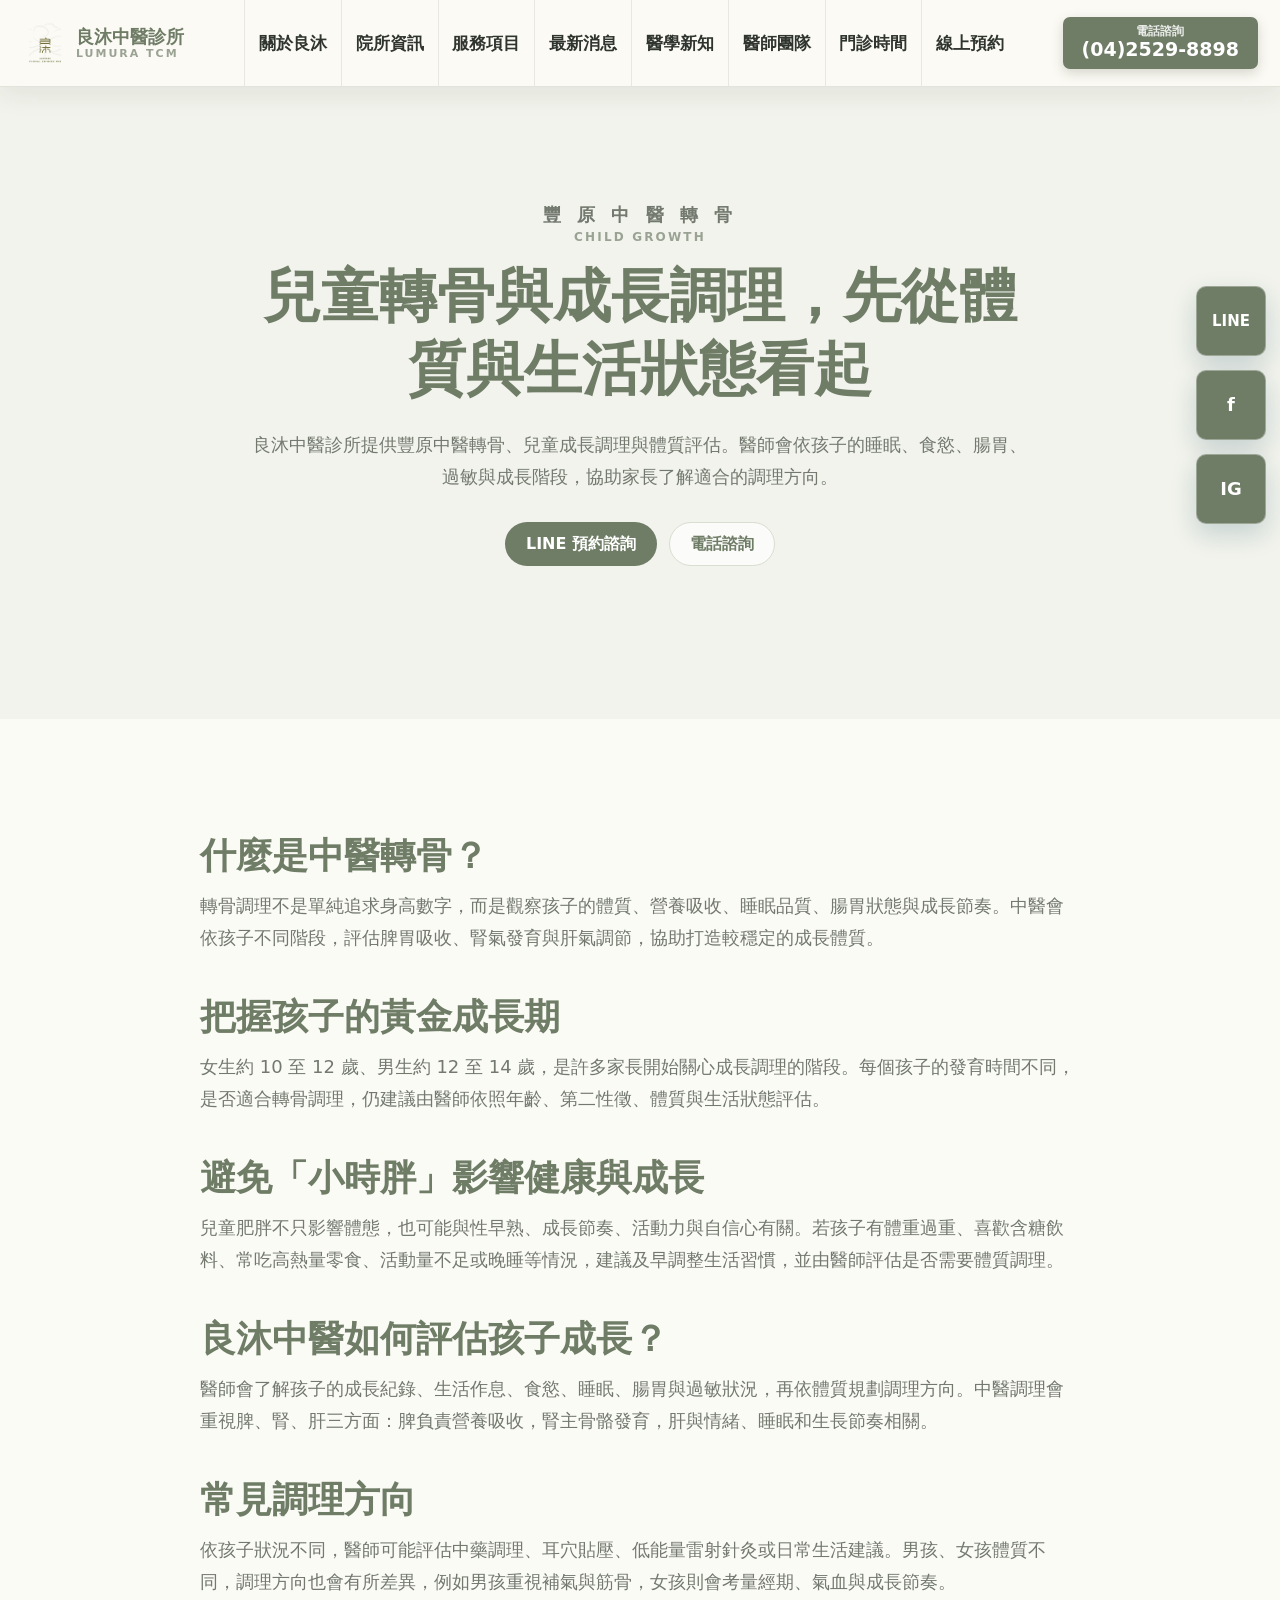
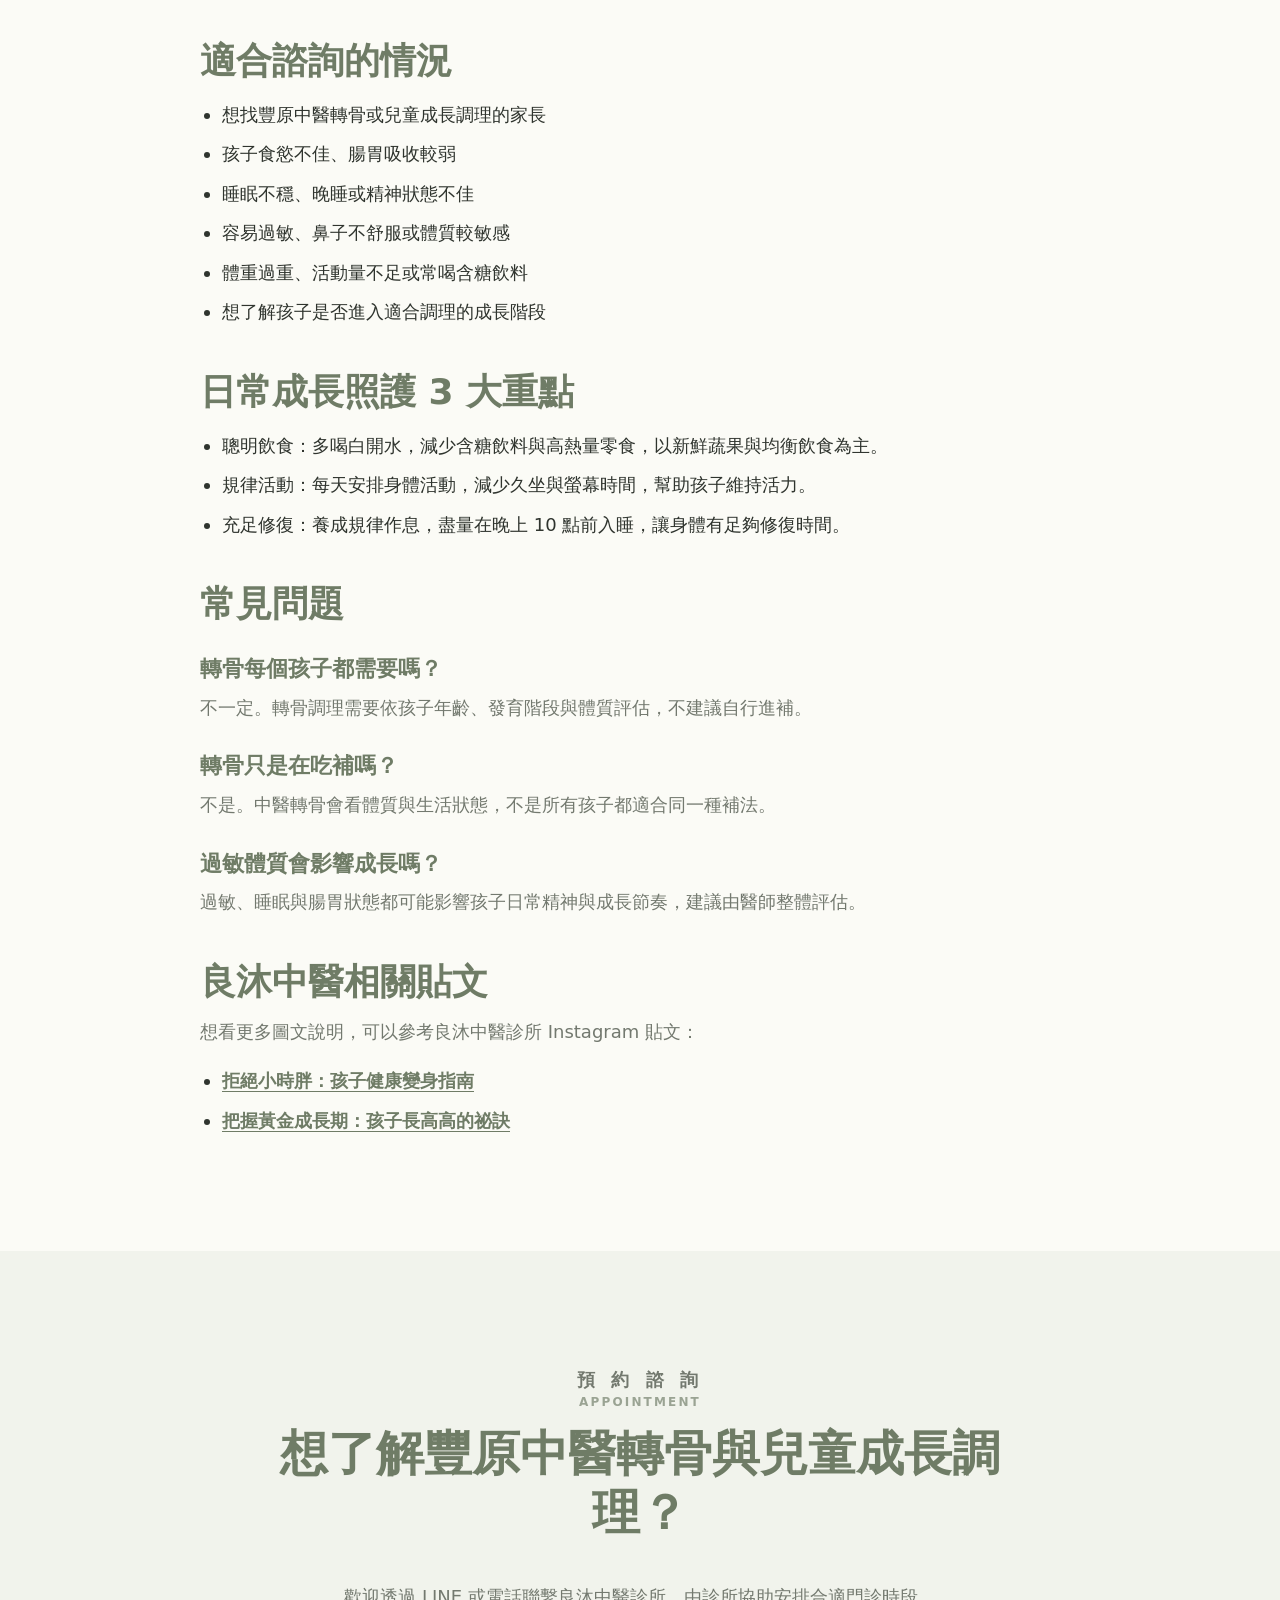
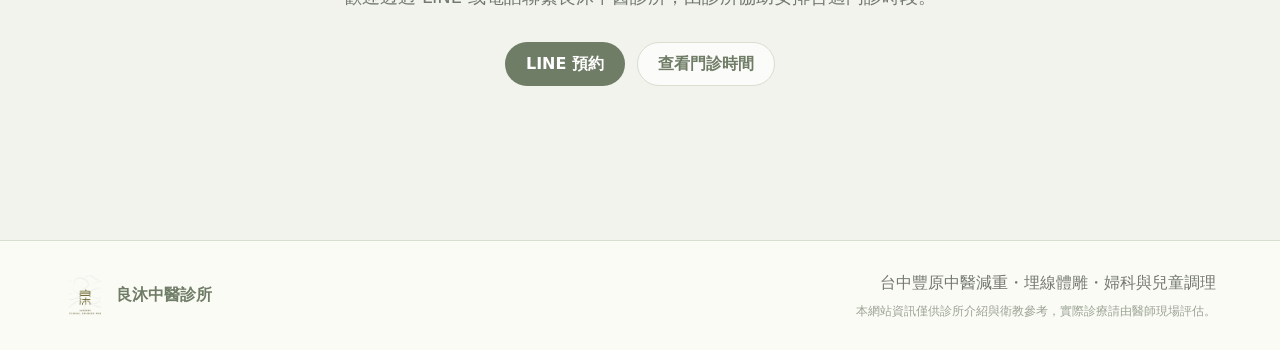
<file: fengyuan-child-growth.html>
<!doctype html>
<html lang="zh-Hant">
  <head>
    <meta charset="utf-8" />
    <meta name="viewport" content="width=device-width, initial-scale=1" />
    <title>豐原中醫轉骨｜良沐中醫診所｜兒童成長、體質調理與轉骨諮詢</title>
    <meta
      name="description"
      content="良沐中醫診所位於台中豐原，提供兒童轉骨、中醫成長調理與體質評估。依孩子睡眠、食慾、過敏、腸胃與成長狀態，由醫師評估適合的轉骨調理方向。"
    />
    <link rel="stylesheet" href="./styles.css" />
  </head>
  <body>
    <header class="site-header">
      <a class="brand" href="./index.html" aria-label="良沐中醫診所首頁">
        <img src="./assets/lumura-logo-mark.png" alt="" />
        <span>
          <strong>良沐中醫診所</strong>
          <small>Lumura TCM</small>
        </span>
      </a>
      <button class="nav-toggle" type="button" aria-label="開啟選單" aria-expanded="false">
        <span></span>
        <span></span>
      </button>
      <nav class="site-nav" aria-label="主要導覽">
        <a href="./index.html#about">關於良沐</a>
        <a href="./index.html#clinic">院所資訊</a>
        <a href="./index.html#weight">服務項目</a>
        <a href="./index.html#news">最新消息</a>
        <a href="./index.html#articles">醫學新知</a>
        <a href="./index.html#doctors">醫師團隊</a>
        <a href="./index.html#schedule">門診時間</a>
        <a href="https://gptcm.tw/GPNET/MainGo?CID=LMTCM" target="_blank" rel="noreferrer">線上預約</a>
      </nav>
      <a class="header-cta" href="tel:+886425298898" aria-label="撥打良沐中醫診所電話">
        <span>電話諮詢</span>
        <strong>(04)2529-8898</strong>
      </a>
    </header>

    <main>
      <section class="section-band service-hero">
        <div class="section-heading centered">
          <p class="section-label">豐 原 中 醫 轉 骨 <span>Child Growth</span></p>
          <h1>兒童轉骨與成長調理，先從體質與生活狀態看起</h1>
          <p>
            良沐中醫診所提供豐原中醫轉骨、兒童成長調理與體質評估。醫師會依孩子的睡眠、食慾、腸胃、過敏與成長階段，協助家長了解適合的調理方向。
          </p>
          <div class="hero-actions">
            <a class="button primary" href="https://lin.ee/zBTqby3" target="_blank" rel="noreferrer">LINE 預約諮詢</a>
            <a class="button secondary" href="tel:+886425298898">電話諮詢</a>
          </div>
        </div>
      </section>

      <section class="section">
        <div class="article-body">
          <h2>什麼是中醫轉骨？</h2>
          <p>
            轉骨調理不是單純追求身高數字，而是觀察孩子的體質、營養吸收、睡眠品質、腸胃狀態與成長節奏。中醫會依孩子不同階段，評估脾胃吸收、腎氣發育與肝氣調節，協助打造較穩定的成長體質。
          </p>

          <h2>把握孩子的黃金成長期</h2>
          <p>
            女生約 10 至 12 歲、男生約 12 至 14 歲，是許多家長開始關心成長調理的階段。每個孩子的發育時間不同，是否適合轉骨調理，仍建議由醫師依照年齡、第二性徵、體質與生活狀態評估。
          </p>

          <h2>避免「小時胖」影響健康與成長</h2>
          <p>
            兒童肥胖不只影響體態，也可能與性早熟、成長節奏、活動力與自信心有關。若孩子有體重過重、喜歡含糖飲料、常吃高熱量零食、活動量不足或晚睡等情況，建議及早調整生活習慣，並由醫師評估是否需要體質調理。
          </p>

          <h2>良沐中醫如何評估孩子成長？</h2>
          <p>
            醫師會了解孩子的成長紀錄、生活作息、食慾、睡眠、腸胃與過敏狀況，再依體質規劃調理方向。中醫調理會重視脾、腎、肝三方面：脾負責營養吸收，腎主骨骼發育，肝與情緒、睡眠和生長節奏相關。
          </p>

          <h2>常見調理方向</h2>
          <p>
            依孩子狀況不同，醫師可能評估中藥調理、耳穴貼壓、低能量雷射針灸或日常生活建議。男孩、女孩體質不同，調理方向也會有所差異，例如男孩重視補氣與筋骨，女孩則會考量經期、氣血與成長節奏。
          </p>

          <h2>適合諮詢的情況</h2>
          <ul>
            <li>想找豐原中醫轉骨或兒童成長調理的家長</li>
            <li>孩子食慾不佳、腸胃吸收較弱</li>
            <li>睡眠不穩、晚睡或精神狀態不佳</li>
            <li>容易過敏、鼻子不舒服或體質較敏感</li>
            <li>體重過重、活動量不足或常喝含糖飲料</li>
            <li>想了解孩子是否進入適合調理的成長階段</li>
          </ul>

          <h2>日常成長照護 3 大重點</h2>
          <ul>
            <li>聰明飲食：多喝白開水，減少含糖飲料與高熱量零食，以新鮮蔬果與均衡飲食為主。</li>
            <li>規律活動：每天安排身體活動，減少久坐與螢幕時間，幫助孩子維持活力。</li>
            <li>充足修復：養成規律作息，盡量在晚上 10 點前入睡，讓身體有足夠修復時間。</li>
          </ul>

          <h2>常見問題</h2>
          <h3>轉骨每個孩子都需要嗎？</h3>
          <p>不一定。轉骨調理需要依孩子年齡、發育階段與體質評估，不建議自行進補。</p>

          <h3>轉骨只是在吃補嗎？</h3>
          <p>不是。中醫轉骨會看體質與生活狀態，不是所有孩子都適合同一種補法。</p>

          <h3>過敏體質會影響成長嗎？</h3>
          <p>過敏、睡眠與腸胃狀態都可能影響孩子日常精神與成長節奏，建議由醫師整體評估。</p>

          <h2>良沐中醫相關貼文</h2>
          <p>想看更多圖文說明，可以參考良沐中醫診所 Instagram 貼文：</p>
          <ul>
            <li><a href="https://www.instagram.com/p/DWqDJyUkTP4/?igsh=MWp1MWc1dzN2eWo0bQ==" target="_blank" rel="noreferrer">拒絕小時胖：孩子健康變身指南</a></li>
            <li><a href="https://www.instagram.com/p/DWne1_GEfPH/?igsh=MWtyMnB6cGt5ZGY5Zw%3D%3D" target="_blank" rel="noreferrer">把握黃金成長期：孩子長高高的祕訣</a></li>
          </ul>
        </div>
      </section>

      <section class="section-band">
        <div class="section-heading centered">
          <p class="section-label">預 約 諮 詢 <span>Appointment</span></p>
          <h2>想了解豐原中醫轉骨與兒童成長調理？</h2>
          <p>歡迎透過 LINE 或電話聯繫良沐中醫診所，由診所協助安排合適門診時段。</p>
          <div class="hero-actions">
            <a class="button primary" href="https://lin.ee/zBTqby3" target="_blank" rel="noreferrer">LINE 預約</a>
            <a class="button secondary" href="./index.html#schedule">查看門診時間</a>
          </div>
        </div>
      </section>
    </main>

    <aside class="social-rail" aria-label="社群連結">
      <a href="https://lin.ee/zBTqby3" target="_blank" rel="noreferrer" aria-label="LINE 預約">LINE</a>
      <a href="https://www.facebook.com/people/%E8%89%AF%E6%B2%90%E4%B8%AD%E9%86%AB%E8%A8%BA%E6%89%80/61587406312769/" target="_blank" rel="noreferrer" aria-label="Facebook">f</a>
      <a href="https://www.instagram.com/lumura.889" target="_blank" rel="noreferrer" aria-label="Instagram">IG</a>
    </aside>

    <a class="mobile-line" href="https://lin.ee/zBTqby3" target="_blank" rel="noreferrer">LINE 預約</a>

    <footer class="site-footer">
      <div class="footer-brand">
        <img src="./assets/lumura-logo-mark.png" alt="" />
        <span>良沐中醫診所</span>
      </div>
      <div class="footer-copy">
        <p>台中豐原中醫減重・埋線體雕・婦科與兒童調理</p>
        <small>本網站資訊僅供診所介紹與衛教參考，實際診療請由醫師現場評估。</small>
      </div>
    </footer>
    <script src="./script.js"></script>
  </body>
</html>
</file>
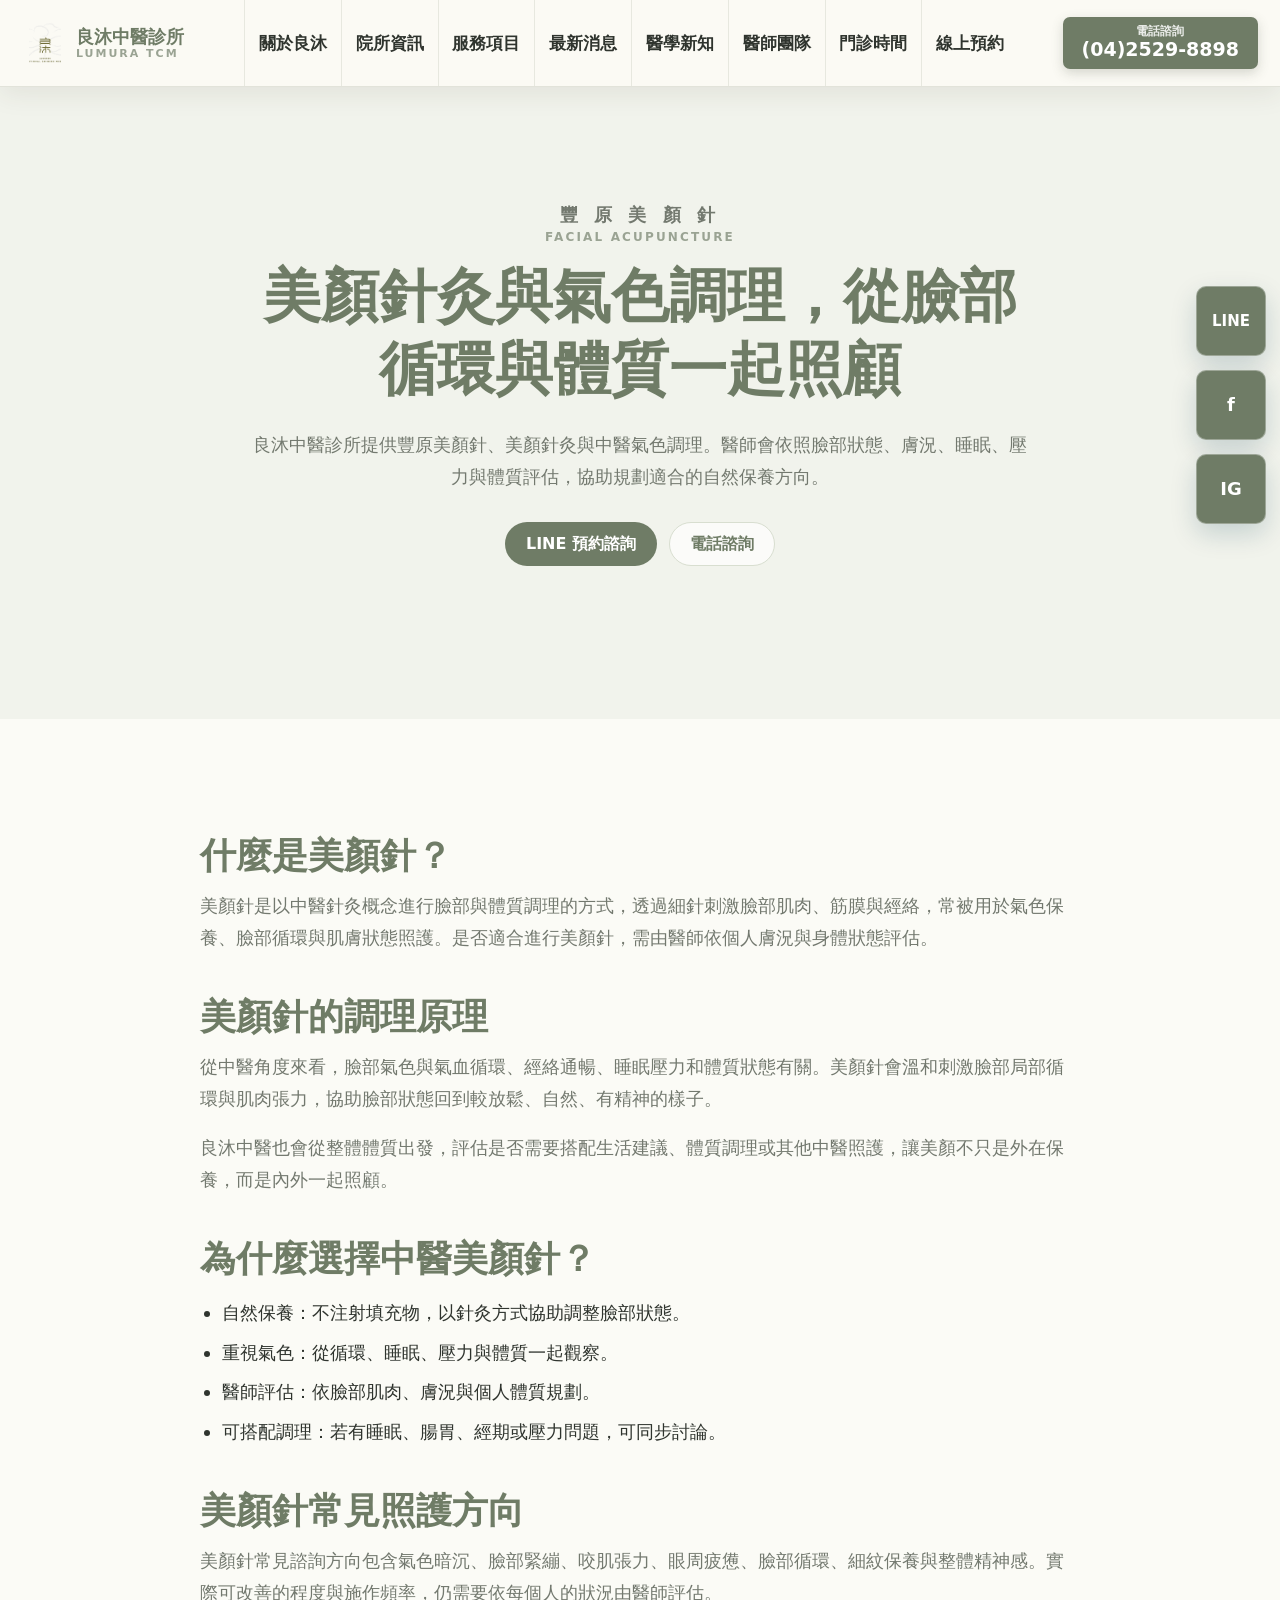
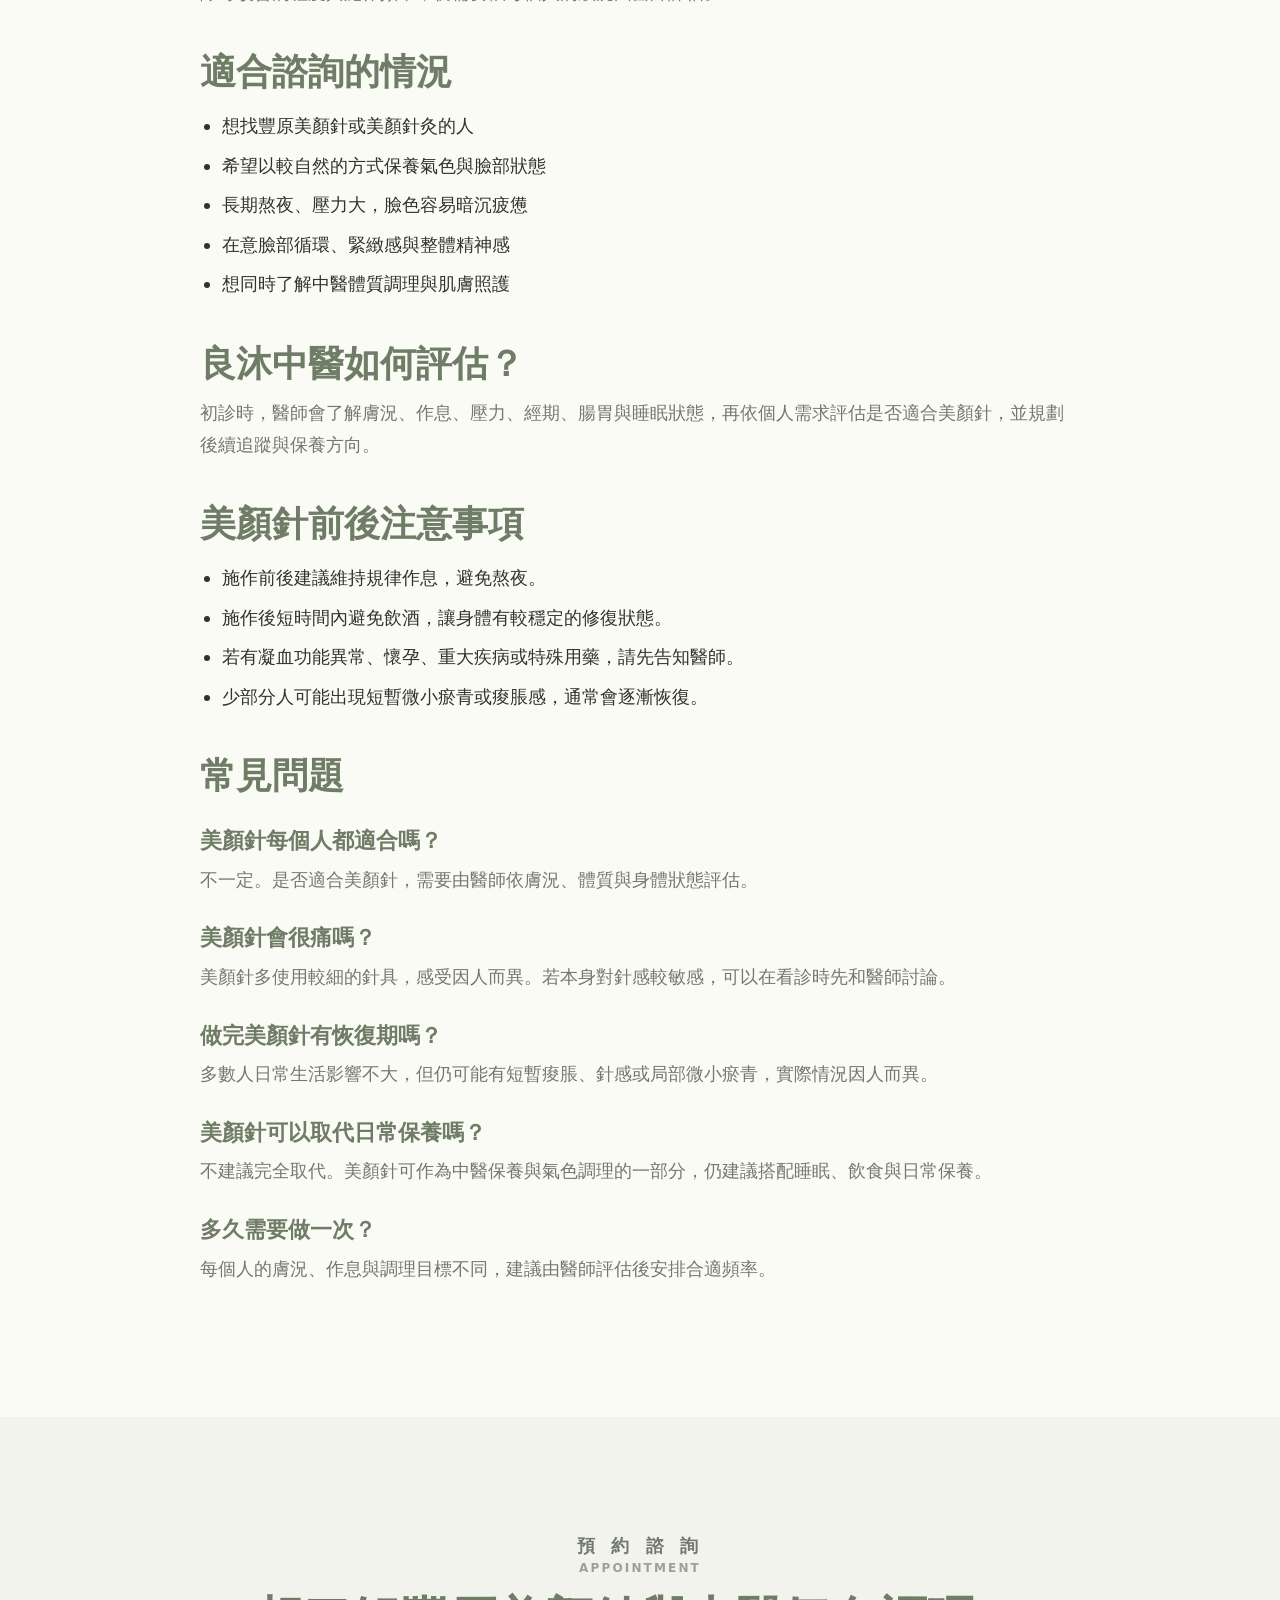
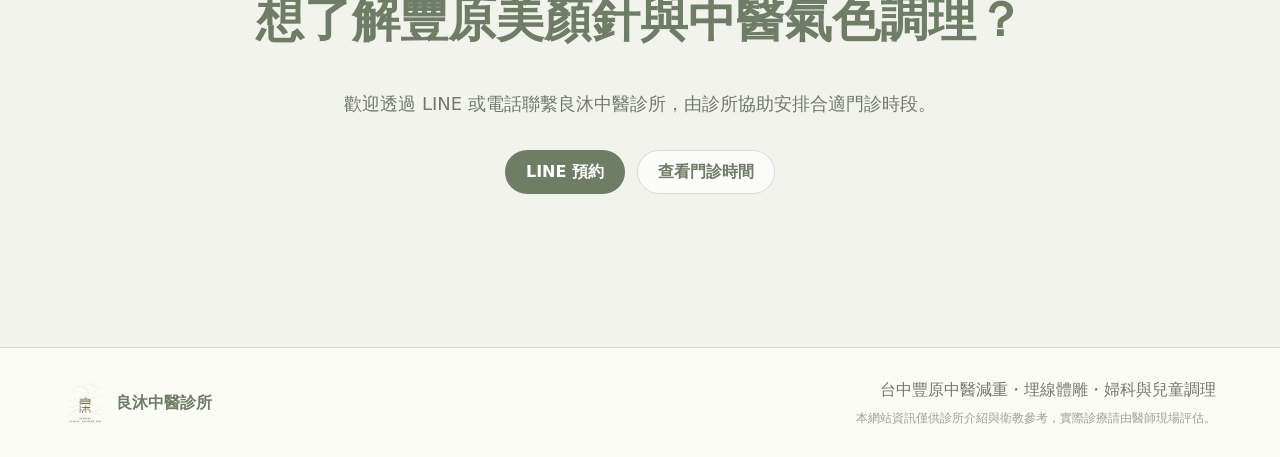
<file: fengyuan-facial-acupuncture.html>
<!doctype html>
<html lang="zh-Hant">
  <head>
    <meta charset="utf-8" />
    <meta name="viewport" content="width=device-width, initial-scale=1" />
    <title>豐原美顏針｜良沐中醫診所｜美顏針灸、氣色調理與自然保養</title>
    <meta
      name="description"
      content="良沐中醫診所位於台中豐原，提供美顏針灸、美顏針、氣色調理與臉部循環保養諮詢。由醫師依體質、肌膚狀態與生活作息評估，規劃適合的中醫美顏調理方式。"
    />
    <link rel="stylesheet" href="./styles.css" />
  </head>
  <body>
    <header class="site-header">
      <a class="brand" href="./index.html" aria-label="良沐中醫診所首頁">
        <img src="./assets/lumura-logo-mark.png" alt="" />
        <span>
          <strong>良沐中醫診所</strong>
          <small>Lumura TCM</small>
        </span>
      </a>
      <button class="nav-toggle" type="button" aria-label="開啟選單" aria-expanded="false">
        <span></span>
        <span></span>
      </button>
      <nav class="site-nav" aria-label="主要導覽">
        <a href="./index.html#about">關於良沐</a>
        <a href="./index.html#clinic">院所資訊</a>
        <a href="./index.html#weight">服務項目</a>
        <a href="./index.html#news">最新消息</a>
        <a href="./index.html#articles">醫學新知</a>
        <a href="./index.html#doctors">醫師團隊</a>
        <a href="./index.html#schedule">門診時間</a>
        <a href="https://gptcm.tw/GPNET/MainGo?CID=LMTCM" target="_blank" rel="noreferrer">線上預約</a>
      </nav>
      <a class="header-cta" href="tel:+886425298898" aria-label="撥打良沐中醫診所電話">
        <span>電話諮詢</span>
        <strong>(04)2529-8898</strong>
      </a>
    </header>

    <main>
      <section class="section-band service-hero">
        <div class="section-heading centered">
          <p class="section-label">豐 原 美 顏 針 <span>Facial Acupuncture</span></p>
          <h1>美顏針灸與氣色調理，從臉部循環與體質一起照顧</h1>
          <p>
            良沐中醫診所提供豐原美顏針、美顏針灸與中醫氣色調理。醫師會依照臉部狀態、膚況、睡眠、壓力與體質評估，協助規劃適合的自然保養方向。
          </p>
          <div class="hero-actions">
            <a class="button primary" href="https://lin.ee/zBTqby3" target="_blank" rel="noreferrer">LINE 預約諮詢</a>
            <a class="button secondary" href="tel:+886425298898">電話諮詢</a>
          </div>
        </div>
      </section>

      <section class="section">
        <div class="article-body">
          <h2>什麼是美顏針？</h2>
          <p>
            美顏針是以中醫針灸概念進行臉部與體質調理的方式，透過細針刺激臉部肌肉、筋膜與經絡，常被用於氣色保養、臉部循環與肌膚狀態照護。是否適合進行美顏針，需由醫師依個人膚況與身體狀態評估。
          </p>

          <h2>美顏針的調理原理</h2>
          <p>
            從中醫角度來看，臉部氣色與氣血循環、經絡通暢、睡眠壓力和體質狀態有關。美顏針會溫和刺激臉部局部循環與肌肉張力，協助臉部狀態回到較放鬆、自然、有精神的樣子。
          </p>
          <p>
            良沐中醫也會從整體體質出發，評估是否需要搭配生活建議、體質調理或其他中醫照護，讓美顏不只是外在保養，而是內外一起照顧。
          </p>

          <h2>為什麼選擇中醫美顏針？</h2>
          <ul>
            <li>自然保養：不注射填充物，以針灸方式協助調整臉部狀態。</li>
            <li>重視氣色：從循環、睡眠、壓力與體質一起觀察。</li>
            <li>醫師評估：依臉部肌肉、膚況與個人體質規劃。</li>
            <li>可搭配調理：若有睡眠、腸胃、經期或壓力問題，可同步討論。</li>
          </ul>

          <h2>美顏針常見照護方向</h2>
          <p>
            美顏針常見諮詢方向包含氣色暗沉、臉部緊繃、咬肌張力、眼周疲憊、臉部循環、細紋保養與整體精神感。實際可改善的程度與施作頻率，仍需要依每個人的狀況由醫師評估。
          </p>

          <h2>適合諮詢的情況</h2>
          <ul>
            <li>想找豐原美顏針或美顏針灸的人</li>
            <li>希望以較自然的方式保養氣色與臉部狀態</li>
            <li>長期熬夜、壓力大，臉色容易暗沉疲憊</li>
            <li>在意臉部循環、緊緻感與整體精神感</li>
            <li>想同時了解中醫體質調理與肌膚照護</li>
          </ul>

          <h2>良沐中醫如何評估？</h2>
          <p>
            初診時，醫師會了解膚況、作息、壓力、經期、腸胃與睡眠狀態，再依個人需求評估是否適合美顏針，並規劃後續追蹤與保養方向。
          </p>

          <h2>美顏針前後注意事項</h2>
          <ul>
            <li>施作前後建議維持規律作息，避免熬夜。</li>
            <li>施作後短時間內避免飲酒，讓身體有較穩定的修復狀態。</li>
            <li>若有凝血功能異常、懷孕、重大疾病或特殊用藥，請先告知醫師。</li>
            <li>少部分人可能出現短暫微小瘀青或痠脹感，通常會逐漸恢復。</li>
          </ul>

          <h2>常見問題</h2>
          <h3>美顏針每個人都適合嗎？</h3>
          <p>不一定。是否適合美顏針，需要由醫師依膚況、體質與身體狀態評估。</p>

          <h3>美顏針會很痛嗎？</h3>
          <p>美顏針多使用較細的針具，感受因人而異。若本身對針感較敏感，可以在看診時先和醫師討論。</p>

          <h3>做完美顏針有恢復期嗎？</h3>
          <p>多數人日常生活影響不大，但仍可能有短暫痠脹、針感或局部微小瘀青，實際情況因人而異。</p>

          <h3>美顏針可以取代日常保養嗎？</h3>
          <p>不建議完全取代。美顏針可作為中醫保養與氣色調理的一部分，仍建議搭配睡眠、飲食與日常保養。</p>

          <h3>多久需要做一次？</h3>
          <p>每個人的膚況、作息與調理目標不同，建議由醫師評估後安排合適頻率。</p>
        </div>
      </section>

      <section class="section-band">
        <div class="section-heading centered">
          <p class="section-label">預 約 諮 詢 <span>Appointment</span></p>
          <h2>想了解豐原美顏針與中醫氣色調理？</h2>
          <p>歡迎透過 LINE 或電話聯繫良沐中醫診所，由診所協助安排合適門診時段。</p>
          <div class="hero-actions">
            <a class="button primary" href="https://lin.ee/zBTqby3" target="_blank" rel="noreferrer">LINE 預約</a>
            <a class="button secondary" href="./index.html#schedule">查看門診時間</a>
          </div>
        </div>
      </section>
    </main>

    <aside class="social-rail" aria-label="社群連結">
      <a href="https://lin.ee/zBTqby3" target="_blank" rel="noreferrer" aria-label="LINE 預約">LINE</a>
      <a href="https://www.facebook.com/people/%E8%89%AF%E6%B2%90%E4%B8%AD%E9%86%AB%E8%A8%BA%E6%89%80/61587406312769/" target="_blank" rel="noreferrer" aria-label="Facebook">f</a>
      <a href="https://www.instagram.com/lumura.889" target="_blank" rel="noreferrer" aria-label="Instagram">IG</a>
    </aside>

    <a class="mobile-line" href="https://lin.ee/zBTqby3" target="_blank" rel="noreferrer">LINE 預約</a>

    <footer class="site-footer">
      <div class="footer-brand">
        <img src="./assets/lumura-logo-mark.png" alt="" />
        <span>良沐中醫診所</span>
      </div>
      <div class="footer-copy">
        <p>台中豐原中醫減重・埋線體雕・婦科與兒童調理</p>
        <small>本網站資訊僅供診所介紹與衛教參考，實際診療請由醫師現場評估。</small>
      </div>
    </footer>
    <script src="./script.js"></script>
  </body>
</html>
</file>
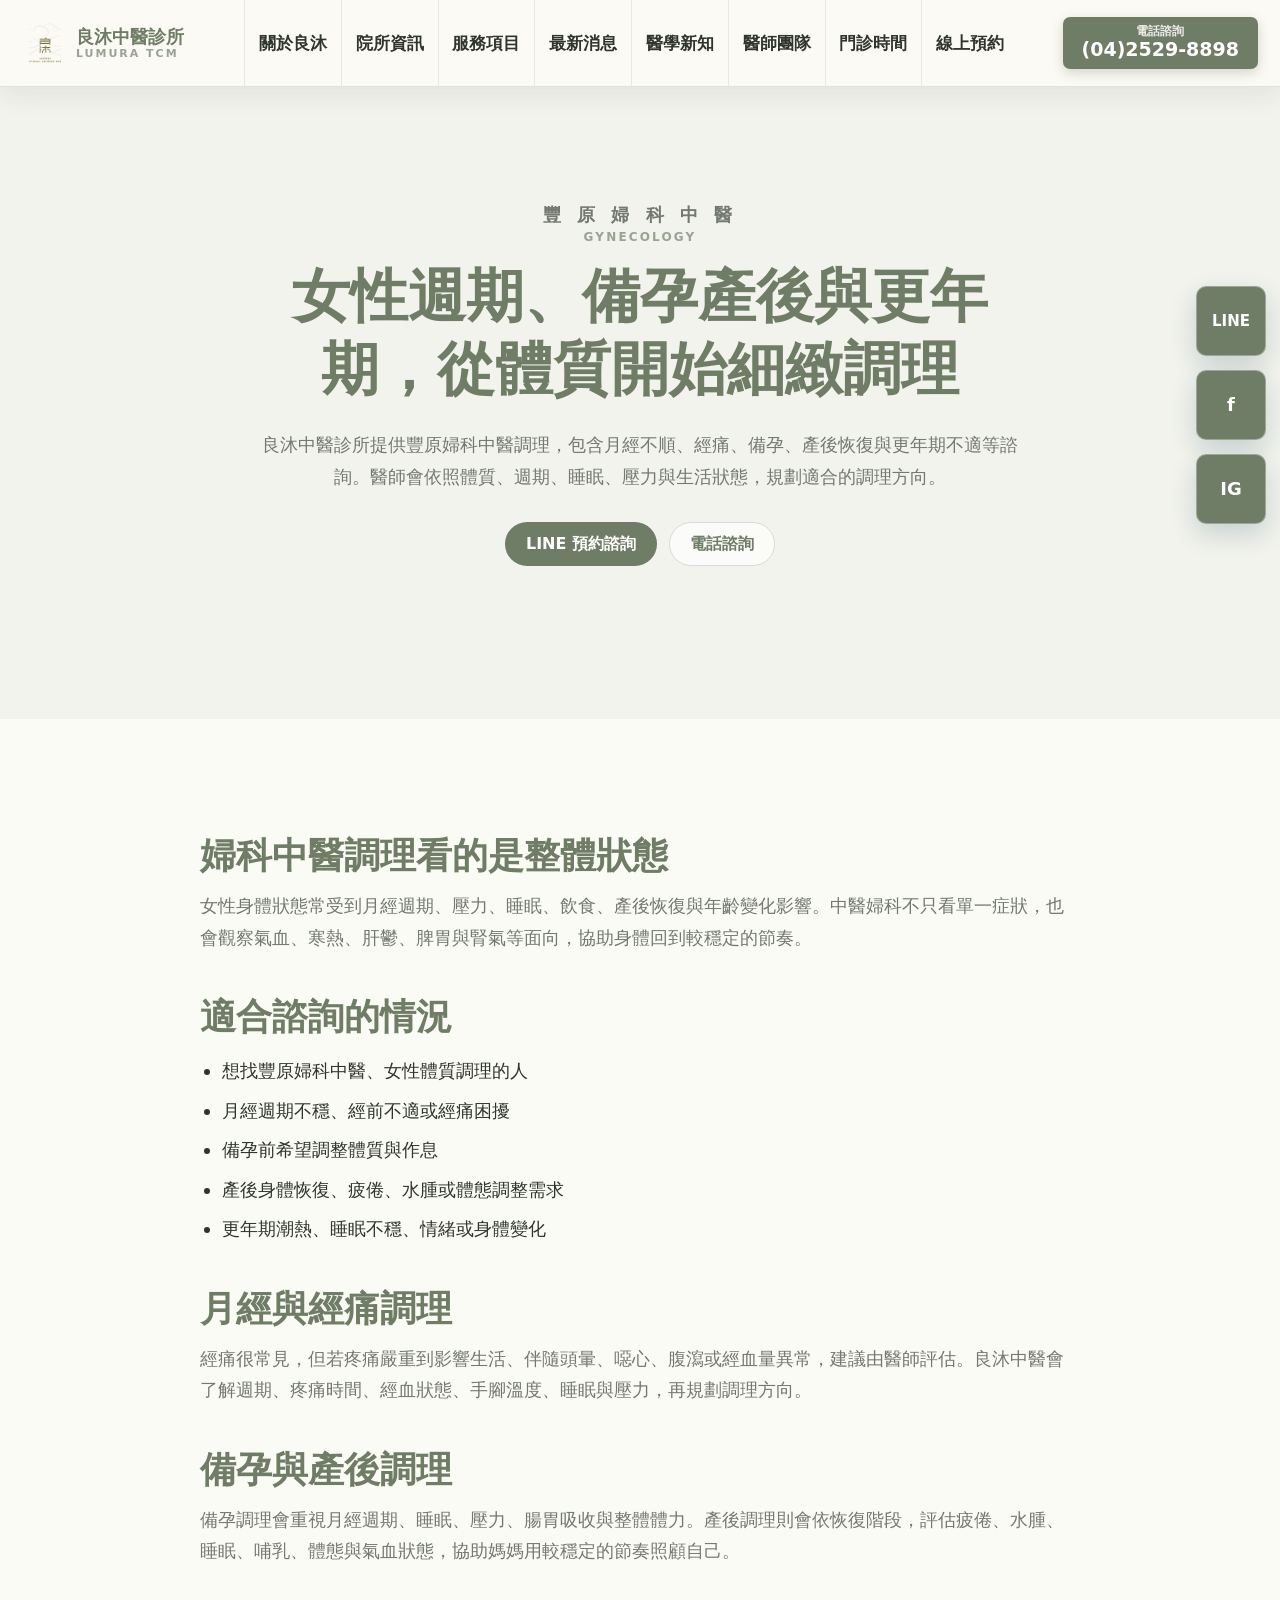
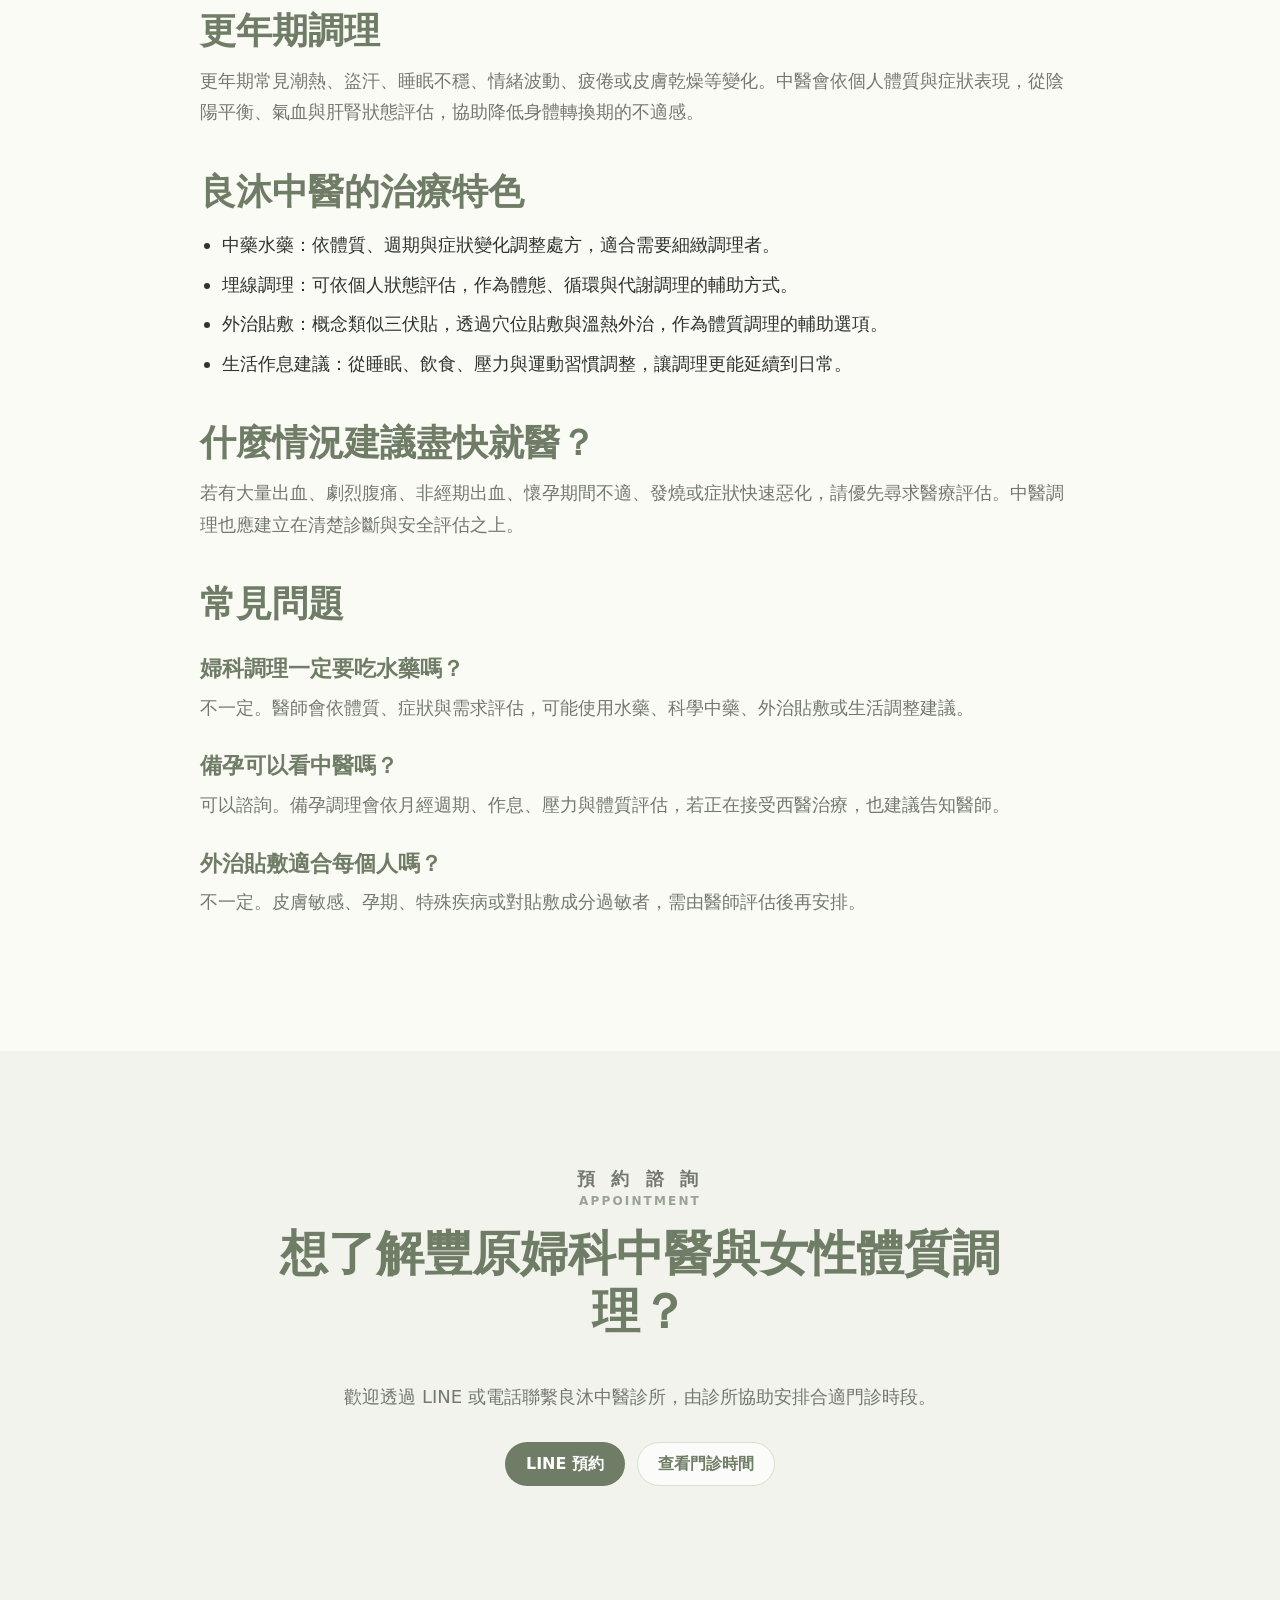
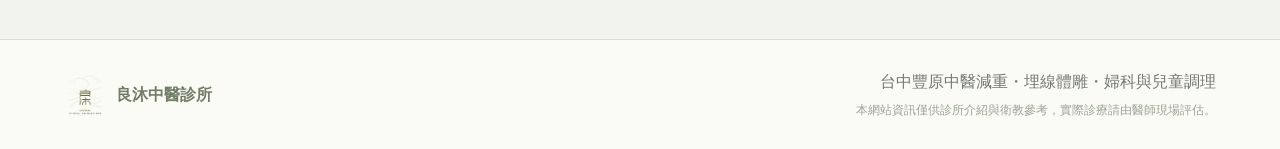
<file: fengyuan-gynecology.html>
<!doctype html>
<html lang="zh-Hant">
  <head>
    <meta charset="utf-8" />
    <meta name="viewport" content="width=device-width, initial-scale=1" />
    <title>豐原婦科中醫｜良沐中醫診所｜月經調理、備孕產後與更年期照護</title>
    <meta
      name="description"
      content="良沐中醫診所位於台中豐原，提供婦科中醫調理、月經失調、經痛、備孕、產後調理與更年期照護。依體質評估中藥水藥、埋線調理、外治貼敷與生活作息建議。"
    />
    <link rel="stylesheet" href="./styles.css" />
  </head>
  <body>
    <header class="site-header">
      <a class="brand" href="./index.html" aria-label="良沐中醫診所首頁">
        <img src="./assets/lumura-logo-mark.png" alt="" />
        <span>
          <strong>良沐中醫診所</strong>
          <small>Lumura TCM</small>
        </span>
      </a>
      <button class="nav-toggle" type="button" aria-label="開啟選單" aria-expanded="false">
        <span></span>
        <span></span>
      </button>
      <nav class="site-nav" aria-label="主要導覽">
        <a href="./index.html#about">關於良沐</a>
        <a href="./index.html#clinic">院所資訊</a>
        <a href="./index.html#weight">服務項目</a>
        <a href="./index.html#news">最新消息</a>
        <a href="./index.html#articles">醫學新知</a>
        <a href="./index.html#doctors">醫師團隊</a>
        <a href="./index.html#schedule">門診時間</a>
        <a href="https://gptcm.tw/GPNET/MainGo?CID=LMTCM" target="_blank" rel="noreferrer">線上預約</a>
      </nav>
      <a class="header-cta" href="tel:+886425298898" aria-label="撥打良沐中醫診所電話">
        <span>電話諮詢</span>
        <strong>(04)2529-8898</strong>
      </a>
    </header>

    <main>
      <section class="section-band service-hero">
        <div class="section-heading centered">
          <p class="section-label">豐 原 婦 科 中 醫 <span>Gynecology</span></p>
          <h1>女性週期、備孕產後與更年期，從體質開始細緻調理</h1>
          <p>
            良沐中醫診所提供豐原婦科中醫調理，包含月經不順、經痛、備孕、產後恢復與更年期不適等諮詢。醫師會依照體質、週期、睡眠、壓力與生活狀態，規劃適合的調理方向。
          </p>
          <div class="hero-actions">
            <a class="button primary" href="https://lin.ee/zBTqby3" target="_blank" rel="noreferrer">LINE 預約諮詢</a>
            <a class="button secondary" href="tel:+886425298898">電話諮詢</a>
          </div>
        </div>
      </section>

      <section class="section">
        <div class="article-body">
          <h2>婦科中醫調理看的是整體狀態</h2>
          <p>
            女性身體狀態常受到月經週期、壓力、睡眠、飲食、產後恢復與年齡變化影響。中醫婦科不只看單一症狀，也會觀察氣血、寒熱、肝鬱、脾胃與腎氣等面向，協助身體回到較穩定的節奏。
          </p>

          <h2>適合諮詢的情況</h2>
          <ul>
            <li>想找豐原婦科中醫、女性體質調理的人</li>
            <li>月經週期不穩、經前不適或經痛困擾</li>
            <li>備孕前希望調整體質與作息</li>
            <li>產後身體恢復、疲倦、水腫或體態調整需求</li>
            <li>更年期潮熱、睡眠不穩、情緒或身體變化</li>
          </ul>

          <h2>月經與經痛調理</h2>
          <p>
            經痛很常見，但若疼痛嚴重到影響生活、伴隨頭暈、噁心、腹瀉或經血量異常，建議由醫師評估。良沐中醫會了解週期、疼痛時間、經血狀態、手腳溫度、睡眠與壓力，再規劃調理方向。
          </p>

          <h2>備孕與產後調理</h2>
          <p>
            備孕調理會重視月經週期、睡眠、壓力、腸胃吸收與整體體力。產後調理則會依恢復階段，評估疲倦、水腫、睡眠、哺乳、體態與氣血狀態，協助媽媽用較穩定的節奏照顧自己。
          </p>

          <h2>更年期調理</h2>
          <p>
            更年期常見潮熱、盜汗、睡眠不穩、情緒波動、疲倦或皮膚乾燥等變化。中醫會依個人體質與症狀表現，從陰陽平衡、氣血與肝腎狀態評估，協助降低身體轉換期的不適感。
          </p>

          <h2>良沐中醫的治療特色</h2>
          <ul>
            <li>中藥水藥：依體質、週期與症狀變化調整處方，適合需要細緻調理者。</li>
            <li>埋線調理：可依個人狀態評估，作為體態、循環與代謝調理的輔助方式。</li>
            <li>外治貼敷：概念類似三伏貼，透過穴位貼敷與溫熱外治，作為體質調理的輔助選項。</li>
            <li>生活作息建議：從睡眠、飲食、壓力與運動習慣調整，讓調理更能延續到日常。</li>
          </ul>

          <h2>什麼情況建議盡快就醫？</h2>
          <p>
            若有大量出血、劇烈腹痛、非經期出血、懷孕期間不適、發燒或症狀快速惡化，請優先尋求醫療評估。中醫調理也應建立在清楚診斷與安全評估之上。
          </p>

          <h2>常見問題</h2>
          <h3>婦科調理一定要吃水藥嗎？</h3>
          <p>不一定。醫師會依體質、症狀與需求評估，可能使用水藥、科學中藥、外治貼敷或生活調整建議。</p>

          <h3>備孕可以看中醫嗎？</h3>
          <p>可以諮詢。備孕調理會依月經週期、作息、壓力與體質評估，若正在接受西醫治療，也建議告知醫師。</p>

          <h3>外治貼敷適合每個人嗎？</h3>
          <p>不一定。皮膚敏感、孕期、特殊疾病或對貼敷成分過敏者，需由醫師評估後再安排。</p>
        </div>
      </section>

      <section class="section-band">
        <div class="section-heading centered">
          <p class="section-label">預 約 諮 詢 <span>Appointment</span></p>
          <h2>想了解豐原婦科中醫與女性體質調理？</h2>
          <p>歡迎透過 LINE 或電話聯繫良沐中醫診所，由診所協助安排合適門診時段。</p>
          <div class="hero-actions">
            <a class="button primary" href="https://lin.ee/zBTqby3" target="_blank" rel="noreferrer">LINE 預約</a>
            <a class="button secondary" href="./index.html#schedule">查看門診時間</a>
          </div>
        </div>
      </section>
    </main>

    <aside class="social-rail" aria-label="社群連結">
      <a href="https://lin.ee/zBTqby3" target="_blank" rel="noreferrer" aria-label="LINE 預約">LINE</a>
      <a href="https://www.facebook.com/people/%E8%89%AF%E6%B2%90%E4%B8%AD%E9%86%AB%E8%A8%BA%E6%89%80/61587406312769/" target="_blank" rel="noreferrer" aria-label="Facebook">f</a>
      <a href="https://www.instagram.com/lumura.889" target="_blank" rel="noreferrer" aria-label="Instagram">IG</a>
    </aside>

    <a class="mobile-line" href="https://lin.ee/zBTqby3" target="_blank" rel="noreferrer">LINE 預約</a>

    <footer class="site-footer">
      <div class="footer-brand">
        <img src="./assets/lumura-logo-mark.png" alt="" />
        <span>良沐中醫診所</span>
      </div>
      <div class="footer-copy">
        <p>台中豐原中醫減重・埋線體雕・婦科與兒童調理</p>
        <small>本網站資訊僅供診所介紹與衛教參考，實際診療請由醫師現場評估。</small>
      </div>
    </footer>
    <script src="./script.js"></script>
  </body>
</html>
</file>
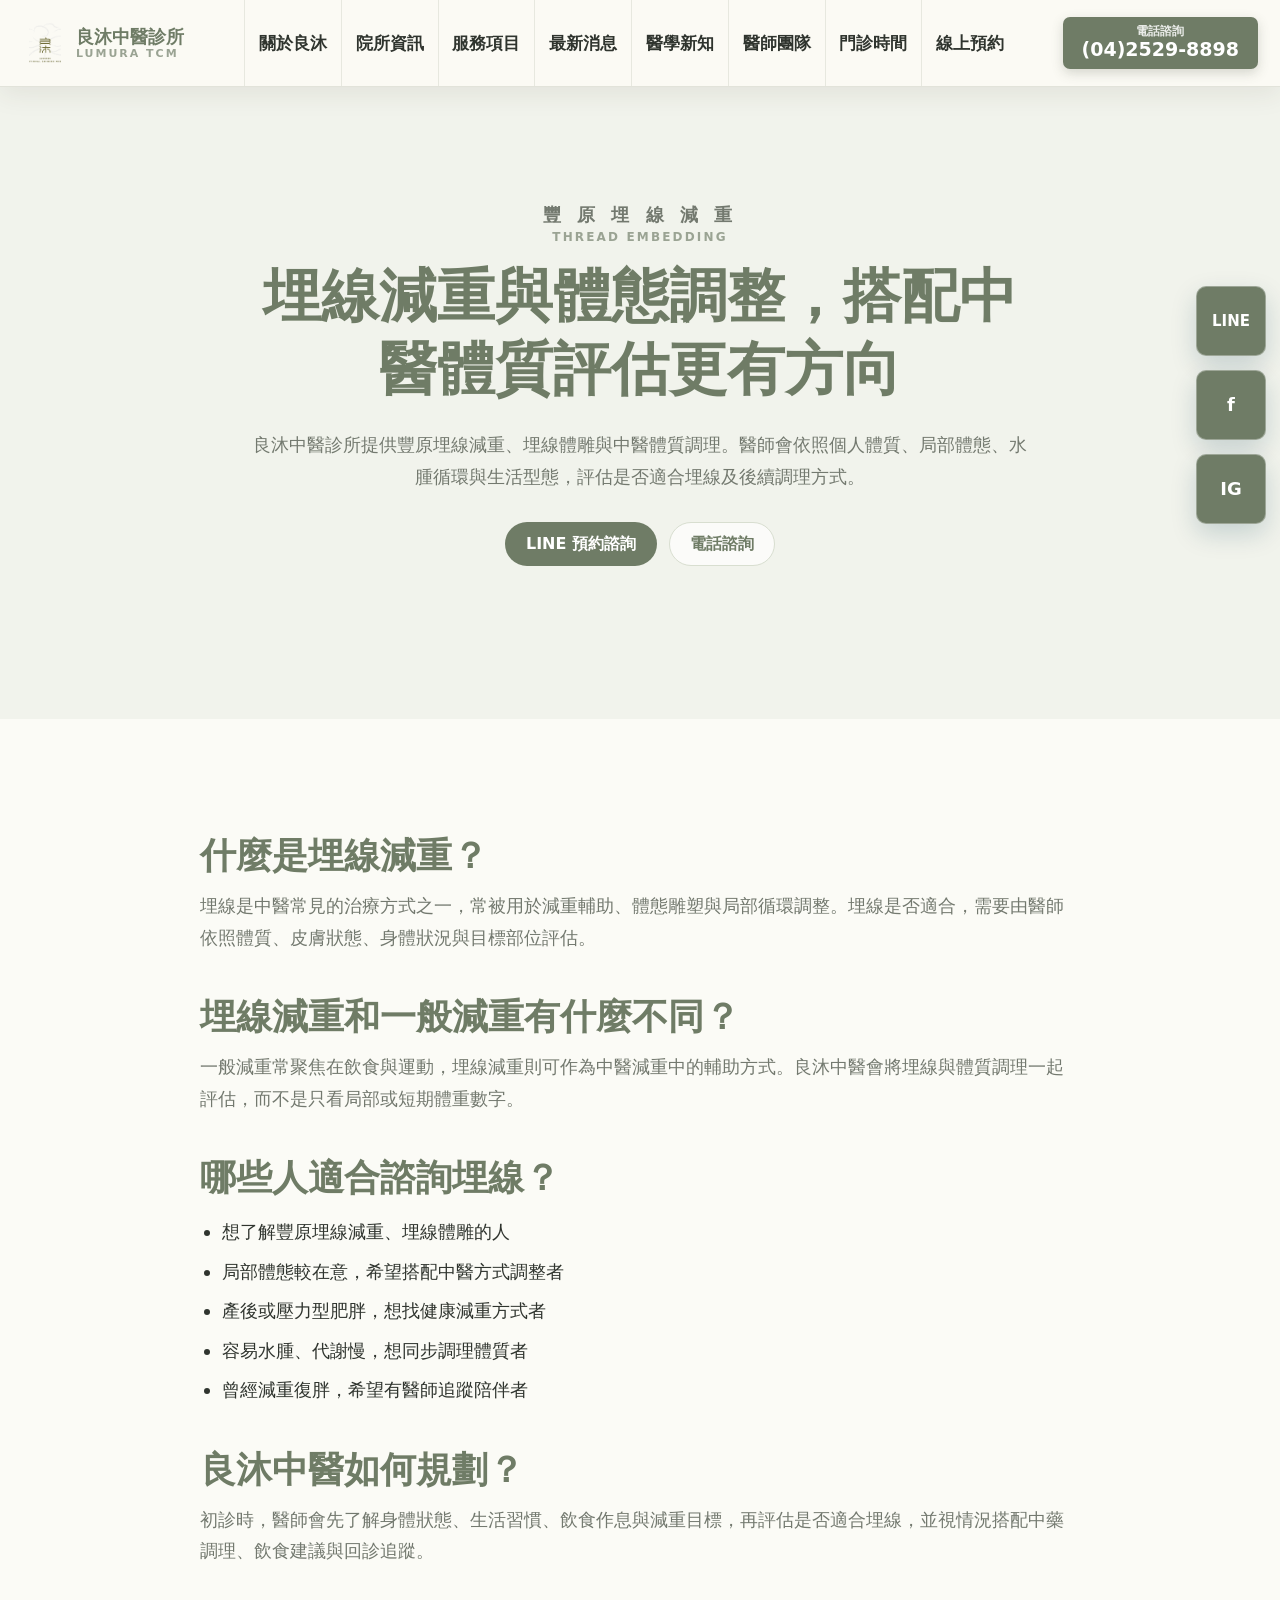
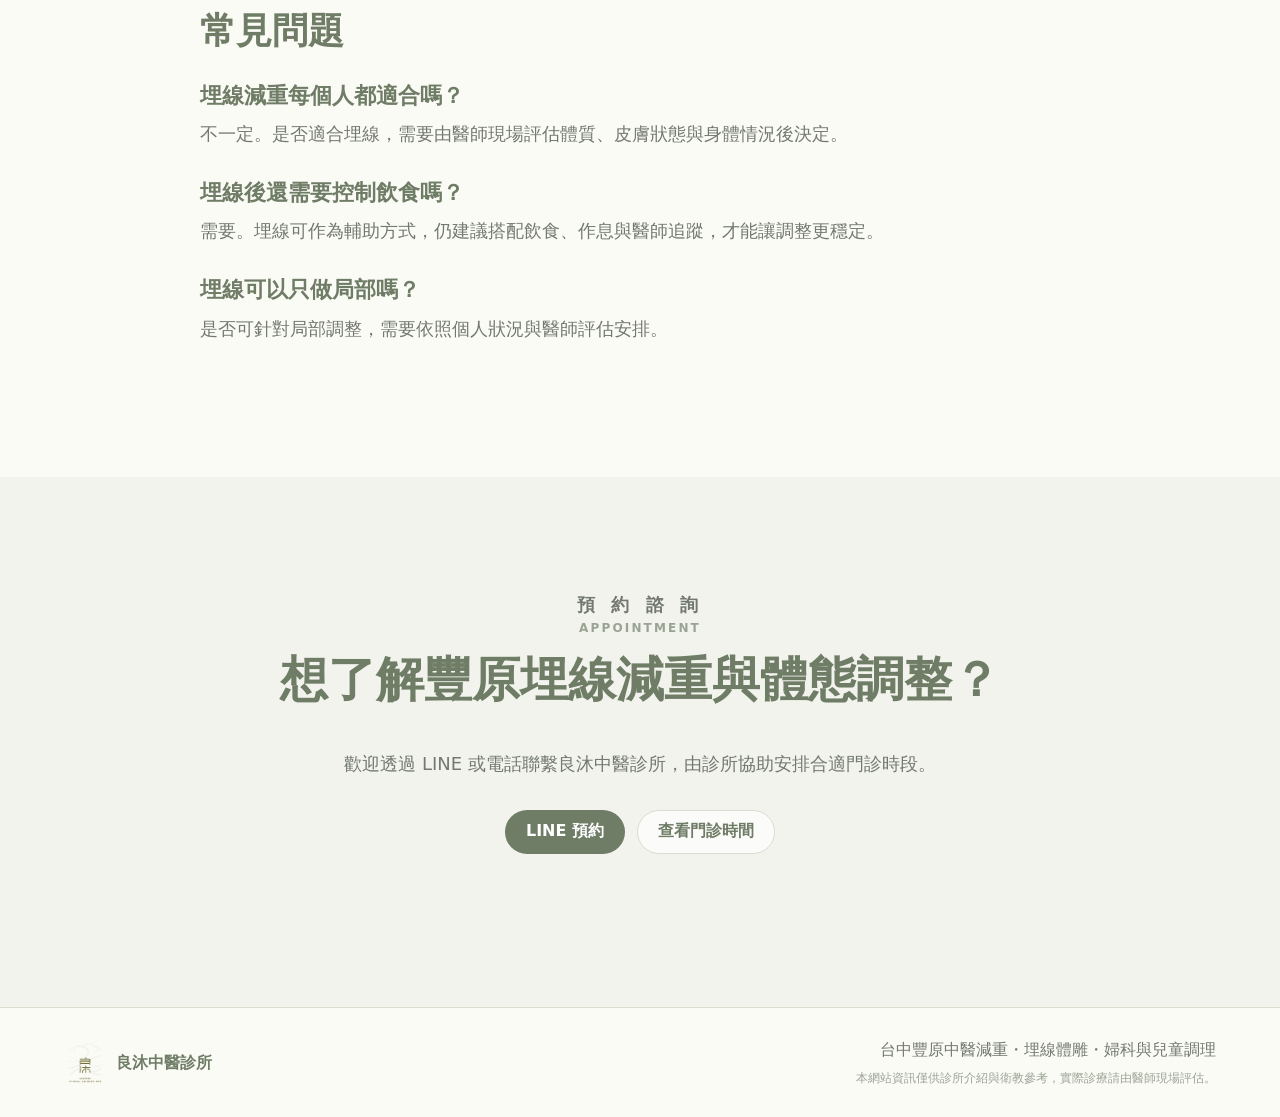
<file: fengyuan-thread-embedding.html>
<!doctype html>
<html lang="zh-Hant">
  <head>
    <meta charset="utf-8" />
    <meta name="viewport" content="width=device-width, initial-scale=1" />
    <title>豐原埋線減重｜良沐中醫診所｜埋線體雕、體質調理與健康減重</title>
    <meta
      name="description"
      content="良沐中醫診所位於台中豐原，提供埋線減重、埋線體雕、中醫體質調理與健康減重諮詢。由醫師評估體質、代謝、水腫與局部體態需求，規劃合適調理方式。"
    />
    <link rel="stylesheet" href="./styles.css" />
  </head>
  <body>
    <header class="site-header">
      <a class="brand" href="./index.html" aria-label="良沐中醫診所首頁">
        <img src="./assets/lumura-logo-mark.png" alt="" />
        <span>
          <strong>良沐中醫診所</strong>
          <small>Lumura TCM</small>
        </span>
      </a>
      <button class="nav-toggle" type="button" aria-label="開啟選單" aria-expanded="false">
        <span></span>
        <span></span>
      </button>
      <nav class="site-nav" aria-label="主要導覽">
        <a href="./index.html#about">關於良沐</a>
        <a href="./index.html#clinic">院所資訊</a>
        <a href="./index.html#weight">服務項目</a>
        <a href="./index.html#news">最新消息</a>
        <a href="./index.html#articles">醫學新知</a>
        <a href="./index.html#doctors">醫師團隊</a>
        <a href="./index.html#schedule">門診時間</a>
        <a href="https://gptcm.tw/GPNET/MainGo?CID=LMTCM" target="_blank" rel="noreferrer">線上預約</a>
      </nav>
      <a class="header-cta" href="tel:+886425298898" aria-label="撥打良沐中醫診所電話">
        <span>電話諮詢</span>
        <strong>(04)2529-8898</strong>
      </a>
    </header>

    <main>
      <section class="section-band service-hero">
        <div class="section-heading centered">
          <p class="section-label">豐 原 埋 線 減 重 <span>Thread Embedding</span></p>
          <h1>埋線減重與體態調整，搭配中醫體質評估更有方向</h1>
          <p>
            良沐中醫診所提供豐原埋線減重、埋線體雕與中醫體質調理。醫師會依照個人體質、局部體態、水腫循環與生活型態，評估是否適合埋線及後續調理方式。
          </p>
          <div class="hero-actions">
            <a class="button primary" href="https://lin.ee/zBTqby3" target="_blank" rel="noreferrer">LINE 預約諮詢</a>
            <a class="button secondary" href="tel:+886425298898">電話諮詢</a>
          </div>
        </div>
      </section>

      <section class="section">
        <div class="article-body">
          <h2>什麼是埋線減重？</h2>
          <p>
            埋線是中醫常見的治療方式之一，常被用於減重輔助、體態雕塑與局部循環調整。埋線是否適合，需要由醫師依照體質、皮膚狀態、身體狀況與目標部位評估。
          </p>

          <h2>埋線減重和一般減重有什麼不同？</h2>
          <p>
            一般減重常聚焦在飲食與運動，埋線減重則可作為中醫減重中的輔助方式。良沐中醫會將埋線與體質調理一起評估，而不是只看局部或短期體重數字。
          </p>

          <h2>哪些人適合諮詢埋線？</h2>
          <ul>
            <li>想了解豐原埋線減重、埋線體雕的人</li>
            <li>局部體態較在意，希望搭配中醫方式調整者</li>
            <li>產後或壓力型肥胖，想找健康減重方式者</li>
            <li>容易水腫、代謝慢，想同步調理體質者</li>
            <li>曾經減重復胖，希望有醫師追蹤陪伴者</li>
          </ul>

          <h2>良沐中醫如何規劃？</h2>
          <p>
            初診時，醫師會先了解身體狀態、生活習慣、飲食作息與減重目標，再評估是否適合埋線，並視情況搭配中藥調理、飲食建議與回診追蹤。
          </p>

          <h2>常見問題</h2>
          <h3>埋線減重每個人都適合嗎？</h3>
          <p>不一定。是否適合埋線，需要由醫師現場評估體質、皮膚狀態與身體情況後決定。</p>

          <h3>埋線後還需要控制飲食嗎？</h3>
          <p>需要。埋線可作為輔助方式，仍建議搭配飲食、作息與醫師追蹤，才能讓調整更穩定。</p>

          <h3>埋線可以只做局部嗎？</h3>
          <p>是否可針對局部調整，需要依照個人狀況與醫師評估安排。</p>
        </div>
      </section>

      <section class="section-band">
        <div class="section-heading centered">
          <p class="section-label">預 約 諮 詢 <span>Appointment</span></p>
          <h2>想了解豐原埋線減重與體態調整？</h2>
          <p>歡迎透過 LINE 或電話聯繫良沐中醫診所，由診所協助安排合適門診時段。</p>
          <div class="hero-actions">
            <a class="button primary" href="https://lin.ee/zBTqby3" target="_blank" rel="noreferrer">LINE 預約</a>
            <a class="button secondary" href="./index.html#schedule">查看門診時間</a>
          </div>
        </div>
      </section>
    </main>

    <aside class="social-rail" aria-label="社群連結">
      <a href="https://lin.ee/zBTqby3" target="_blank" rel="noreferrer" aria-label="LINE 預約">LINE</a>
      <a href="https://www.facebook.com/people/%E8%89%AF%E6%B2%90%E4%B8%AD%E9%86%AB%E8%A8%BA%E6%89%80/61587406312769/" target="_blank" rel="noreferrer" aria-label="Facebook">f</a>
      <a href="https://www.instagram.com/lumura.889" target="_blank" rel="noreferrer" aria-label="Instagram">IG</a>
    </aside>

    <a class="mobile-line" href="https://lin.ee/zBTqby3" target="_blank" rel="noreferrer">LINE 預約</a>

    <footer class="site-footer">
      <div class="footer-brand">
        <img src="./assets/lumura-logo-mark.png" alt="" />
        <span>良沐中醫診所</span>
      </div>
      <div class="footer-copy">
        <p>台中豐原中醫減重・埋線體雕・婦科與兒童調理</p>
        <small>本網站資訊僅供診所介紹與衛教參考，實際診療請由醫師現場評估。</small>
      </div>
    </footer>
    <script src="./script.js"></script>
  </body>
</html>
</file>
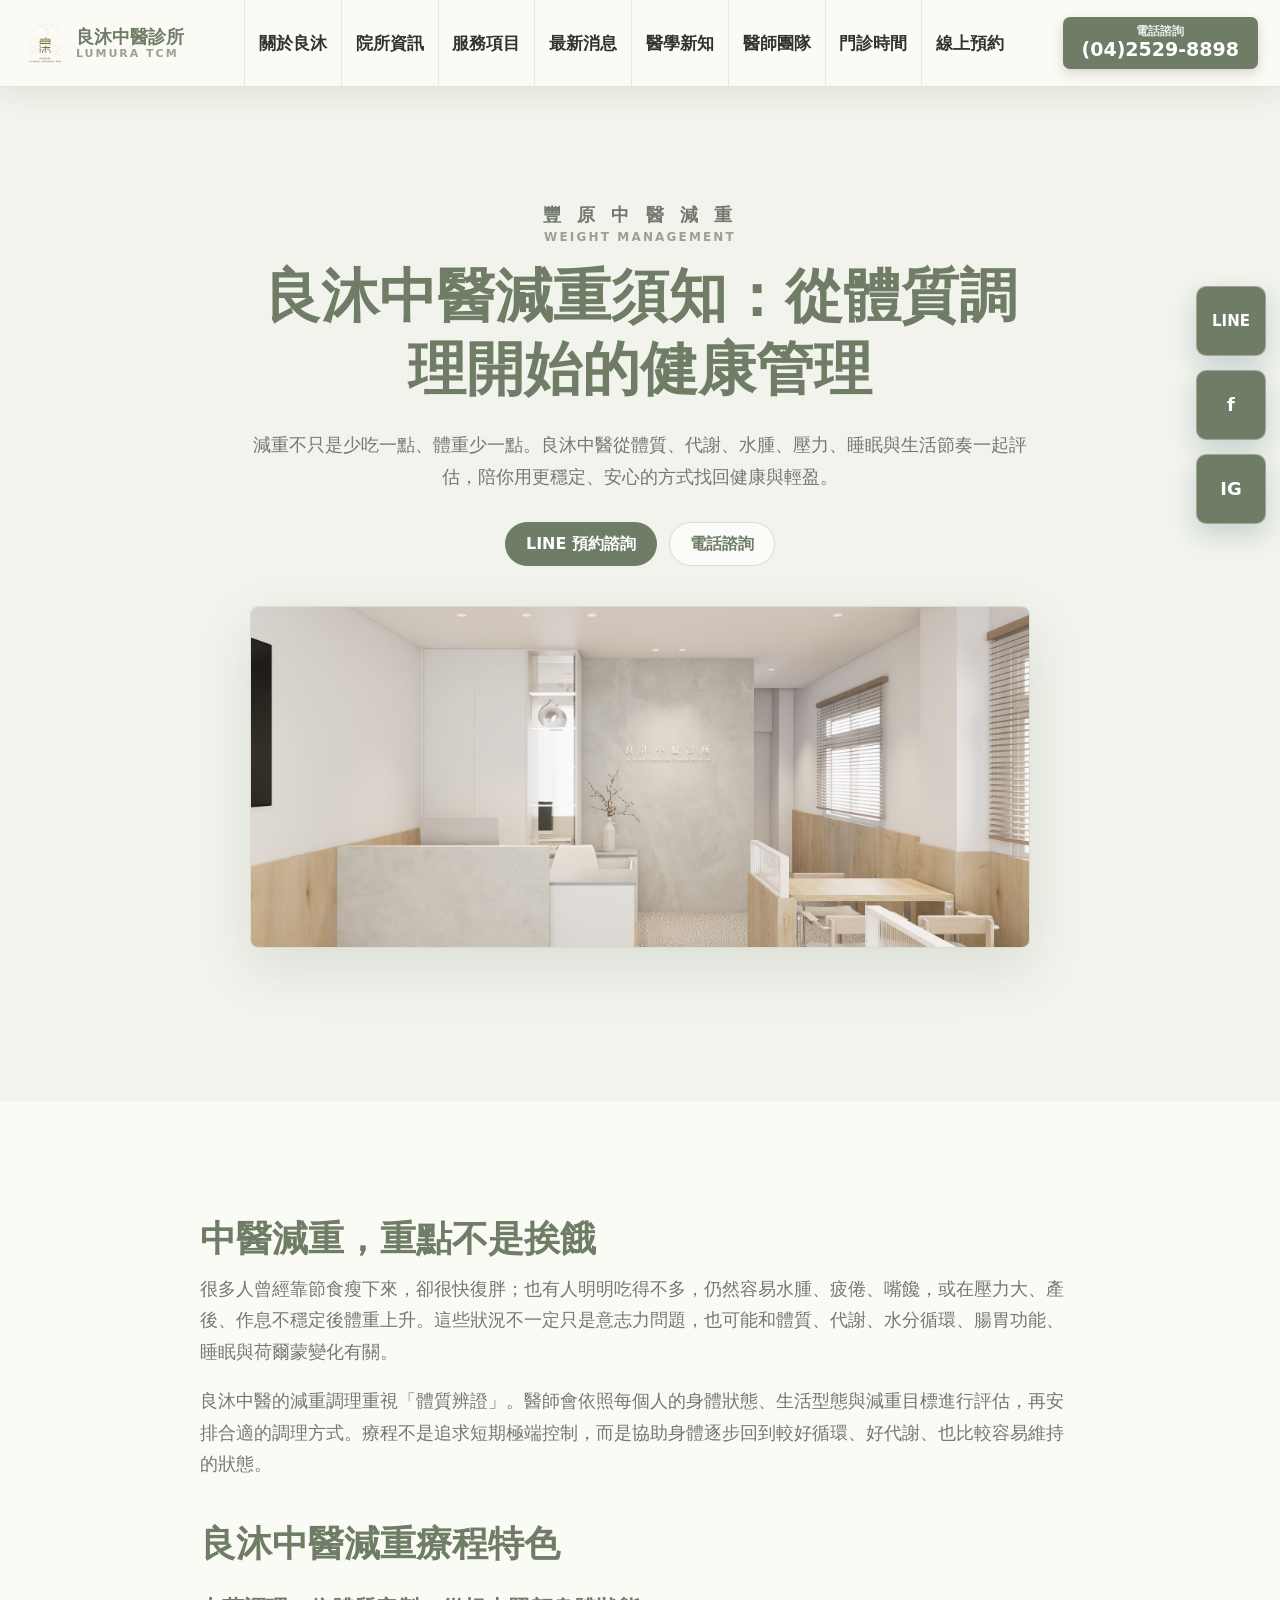
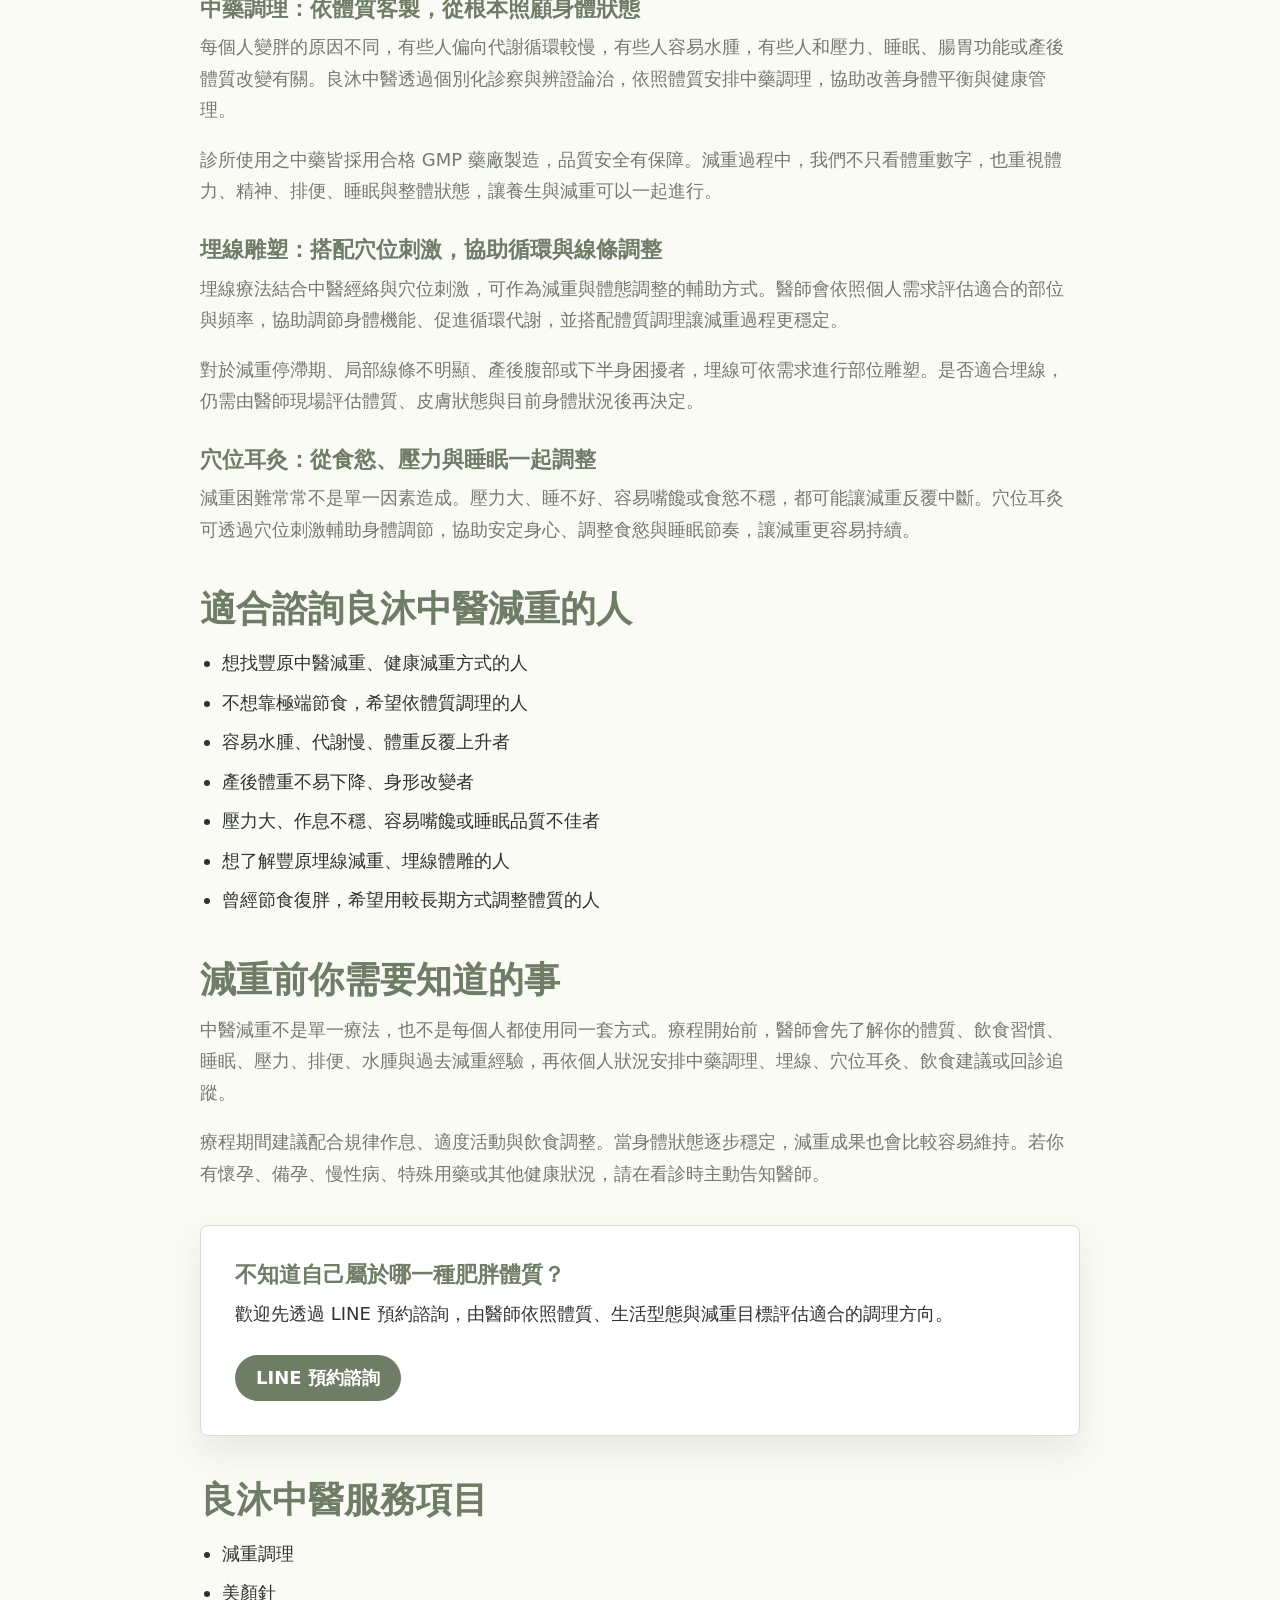
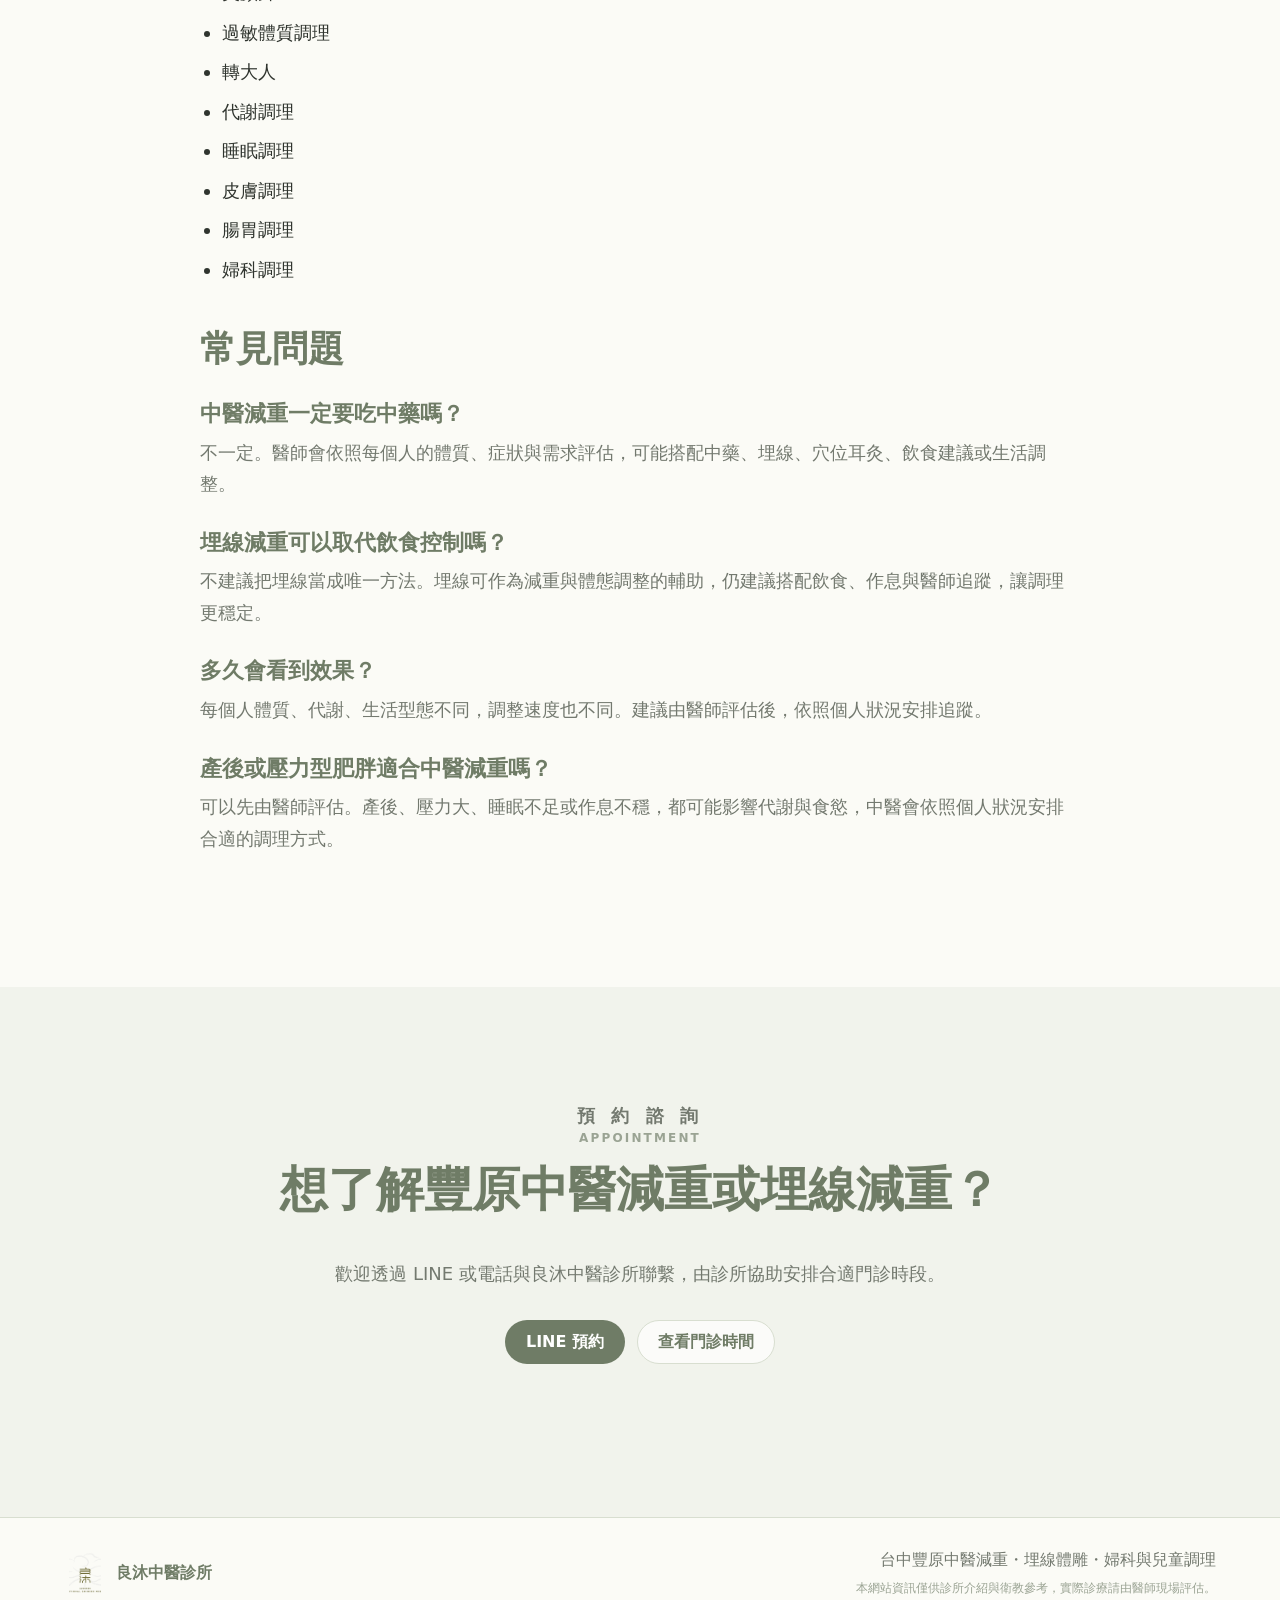
<file: fengyuan-weight-loss.html>
<!doctype html>
<html lang="zh-Hant">
  <head>
    <meta charset="utf-8" />
    <meta name="viewport" content="width=device-width, initial-scale=1" />
    <title>豐原中醫減重｜良沐中醫診所｜體質調理、埋線、中藥健康減重</title>
    <meta
      name="description"
      content="良沐中醫診所位於台中豐原，提供中醫減重須知、埋線減重、中藥體質調理與穴位耳灸說明。依個人體質、代謝、水腫與生活型態評估，陪伴產後、壓力型肥胖與不易瘦體質調整。"
    />
    <link rel="stylesheet" href="./styles.css" />
  </head>
  <body>
    <header class="site-header">
      <a class="brand" href="./index.html" aria-label="良沐中醫診所首頁">
        <img src="./assets/lumura-logo-mark.png" alt="" />
        <span>
          <strong>良沐中醫診所</strong>
          <small>Lumura TCM</small>
        </span>
      </a>
      <button class="nav-toggle" type="button" aria-label="開啟選單" aria-expanded="false">
        <span></span>
        <span></span>
      </button>
      <nav class="site-nav" aria-label="主要導覽">
        <a href="./index.html#about">關於良沐</a>
        <a href="./index.html#clinic">院所資訊</a>
        <a href="./index.html#weight">服務項目</a>
        <a href="./index.html#news">最新消息</a>
        <a href="./index.html#articles">醫學新知</a>
        <a href="./index.html#doctors">醫師團隊</a>
        <a href="./index.html#schedule">門診時間</a>
        <a href="https://gptcm.tw/GPNET/MainGo?CID=LMTCM" target="_blank" rel="noreferrer">線上預約</a>
      </nav>
      <a class="header-cta" href="tel:+886425298898" aria-label="撥打良沐中醫診所電話">
        <span>電話諮詢</span>
        <strong>(04)2529-8898</strong>
      </a>
    </header>

    <main>
      <section class="section-band service-hero">
        <div class="section-heading centered">
          <p class="section-label">豐 原 中 醫 減 重 <span>Weight Management</span></p>
          <h1>良沐中醫減重須知：從體質調理開始的健康管理</h1>
          <p>
            減重不只是少吃一點、體重少一點。良沐中醫從體質、代謝、水腫、壓力、睡眠與生活節奏一起評估，陪你用更穩定、安心的方式找回健康與輕盈。
          </p>
          <div class="hero-actions">
            <a class="button primary" href="https://lin.ee/zBTqby3" target="_blank" rel="noreferrer">LINE 預約諮詢</a>
            <a class="button secondary" href="tel:+886425298898">電話諮詢</a>
          </div>
          <figure class="article-hero-image">
            <img src="./assets/clinic-space.jpg" alt="良沐中醫診所溫暖明亮的看診與諮詢空間" />
          </figure>
        </div>
      </section>

      <section class="section">
        <div class="article-body">
          <h2>中醫減重，重點不是挨餓</h2>
          <p>
            很多人曾經靠節食瘦下來，卻很快復胖；也有人明明吃得不多，仍然容易水腫、疲倦、嘴饞，或在壓力大、產後、作息不穩定後體重上升。這些狀況不一定只是意志力問題，也可能和體質、代謝、水分循環、腸胃功能、睡眠與荷爾蒙變化有關。
          </p>
          <p>
            良沐中醫的減重調理重視「體質辨證」。醫師會依照每個人的身體狀態、生活型態與減重目標進行評估，再安排合適的調理方式。療程不是追求短期極端控制，而是協助身體逐步回到較好循環、好代謝、也比較容易維持的狀態。
          </p>

          <h2>良沐中醫減重療程特色</h2>

          <h3>中藥調理：依體質客製，從根本照顧身體狀態</h3>
          <p>
            每個人變胖的原因不同，有些人偏向代謝循環較慢，有些人容易水腫，有些人和壓力、睡眠、腸胃功能或產後體質改變有關。良沐中醫透過個別化診察與辨證論治，依照體質安排中藥調理，協助改善身體平衡與健康管理。
          </p>
          <p>
            診所使用之中藥皆採用合格 GMP 藥廠製造，品質安全有保障。減重過程中，我們不只看體重數字，也重視體力、精神、排便、睡眠與整體狀態，讓養生與減重可以一起進行。
          </p>

          <h3>埋線雕塑：搭配穴位刺激，協助循環與線條調整</h3>
          <p>
            埋線療法結合中醫經絡與穴位刺激，可作為減重與體態調整的輔助方式。醫師會依照個人需求評估適合的部位與頻率，協助調節身體機能、促進循環代謝，並搭配體質調理讓減重過程更穩定。
          </p>
          <p>
            對於減重停滯期、局部線條不明顯、產後腹部或下半身困擾者，埋線可依需求進行部位雕塑。是否適合埋線，仍需由醫師現場評估體質、皮膚狀態與目前身體狀況後再決定。
          </p>

          <h3>穴位耳灸：從食慾、壓力與睡眠一起調整</h3>
          <p>
            減重困難常常不是單一因素造成。壓力大、睡不好、容易嘴饞或食慾不穩，都可能讓減重反覆中斷。穴位耳灸可透過穴位刺激輔助身體調節，協助安定身心、調整食慾與睡眠節奏，讓減重更容易持續。
          </p>

          <h2>適合諮詢良沐中醫減重的人</h2>
          <ul>
            <li>想找豐原中醫減重、健康減重方式的人</li>
            <li>不想靠極端節食，希望依體質調理的人</li>
            <li>容易水腫、代謝慢、體重反覆上升者</li>
            <li>產後體重不易下降、身形改變者</li>
            <li>壓力大、作息不穩、容易嘴饞或睡眠品質不佳者</li>
            <li>想了解豐原埋線減重、埋線體雕的人</li>
            <li>曾經節食復胖，希望用較長期方式調整體質的人</li>
          </ul>

          <h2>減重前你需要知道的事</h2>
          <p>
            中醫減重不是單一療法，也不是每個人都使用同一套方式。療程開始前，醫師會先了解你的體質、飲食習慣、睡眠、壓力、排便、水腫與過去減重經驗，再依個人狀況安排中藥調理、埋線、穴位耳灸、飲食建議或回診追蹤。
          </p>
          <p>
            療程期間建議配合規律作息、適度活動與飲食調整。當身體狀態逐步穩定，減重成果也會比較容易維持。若你有懷孕、備孕、慢性病、特殊用藥或其他健康狀況，請在看診時主動告知醫師。
          </p>

          <div class="article-callout">
            <h3>不知道自己屬於哪一種肥胖體質？</h3>
            <p>歡迎先透過 LINE 預約諮詢，由醫師依照體質、生活型態與減重目標評估適合的調理方向。</p>
            <a class="button primary" href="https://lin.ee/zBTqby3" target="_blank" rel="noreferrer">LINE 預約諮詢</a>
          </div>

          <h2>良沐中醫服務項目</h2>
          <ul>
            <li>減重調理</li>
            <li>美顏針</li>
            <li>過敏體質調理</li>
            <li>轉大人</li>
            <li>代謝調理</li>
            <li>睡眠調理</li>
            <li>皮膚調理</li>
            <li>腸胃調理</li>
            <li>婦科調理</li>
          </ul>

          <h2>常見問題</h2>
          <h3>中醫減重一定要吃中藥嗎？</h3>
          <p>不一定。醫師會依照每個人的體質、症狀與需求評估，可能搭配中藥、埋線、穴位耳灸、飲食建議或生活調整。</p>

          <h3>埋線減重可以取代飲食控制嗎？</h3>
          <p>不建議把埋線當成唯一方法。埋線可作為減重與體態調整的輔助，仍建議搭配飲食、作息與醫師追蹤，讓調理更穩定。</p>

          <h3>多久會看到效果？</h3>
          <p>每個人體質、代謝、生活型態不同，調整速度也不同。建議由醫師評估後，依照個人狀況安排追蹤。</p>

          <h3>產後或壓力型肥胖適合中醫減重嗎？</h3>
          <p>可以先由醫師評估。產後、壓力大、睡眠不足或作息不穩，都可能影響代謝與食慾，中醫會依照個人狀況安排合適的調理方式。</p>
        </div>
      </section>

      <section class="section-band">
        <div class="section-heading centered">
          <p class="section-label">預 約 諮 詢 <span>Appointment</span></p>
          <h2>想了解豐原中醫減重或埋線減重？</h2>
          <p>歡迎透過 LINE 或電話與良沐中醫診所聯繫，由診所協助安排合適門診時段。</p>
          <div class="hero-actions">
            <a class="button primary" href="https://lin.ee/zBTqby3" target="_blank" rel="noreferrer">LINE 預約</a>
            <a class="button secondary" href="./index.html#schedule">查看門診時間</a>
          </div>
        </div>
      </section>
    </main>

    <aside class="social-rail" aria-label="社群連結">
      <a href="https://lin.ee/zBTqby3" target="_blank" rel="noreferrer" aria-label="LINE 預約">LINE</a>
      <a href="https://www.facebook.com/people/%E8%89%AF%E6%B2%90%E4%B8%AD%E9%86%AB%E8%A8%BA%E6%89%80/61587406312769/" target="_blank" rel="noreferrer" aria-label="Facebook">f</a>
      <a href="https://www.instagram.com/lumura.889" target="_blank" rel="noreferrer" aria-label="Instagram">IG</a>
    </aside>

    <a class="mobile-line" href="https://lin.ee/zBTqby3" target="_blank" rel="noreferrer">LINE 預約</a>

    <footer class="site-footer">
      <div class="footer-brand">
        <img src="./assets/lumura-logo-mark.png" alt="" />
        <span>良沐中醫診所</span>
      </div>
      <div class="footer-copy">
        <p>台中豐原中醫減重・埋線體雕・婦科與兒童調理</p>
        <small>本網站資訊僅供診所介紹與衛教參考，實際診療請由醫師現場評估。</small>
      </div>
    </footer>
    <script src="./script.js"></script>
  </body>
</html>
</file>
<file: styles.css>
:root {
  --ink: #2f342e;
  --muted: #73796f;
  --olive: #7f8a78;
  --olive-deep: #6f7c66;
  --sage: #9aa393;
  --warm: #f1f3ec;
  --cream: #fbfbf6;
  --line: #d8ded0;
  --wood: #c9c8b7;
  --teal: #6f7c66;
  --teal-dark: #56624f;
  --accent-text: #6f7c66;
  --line-green: #7d9273;
  --white: #ffffff;
  --shadow: 0 20px 55px rgba(77, 88, 68, 0.13);
  color-scheme: light;
}

* {
  box-sizing: border-box;
}

html {
  scroll-behavior: smooth;
}

body {
  margin: 0;
  color: var(--ink);
  background: var(--cream);
  font-family: "Noto Sans TC", "PingFang TC", "Microsoft JhengHei", system-ui, sans-serif;
  line-height: 1.75;
}

img {
  display: block;
  max-width: 100%;
}

a {
  color: inherit;
  text-decoration: none;
}

.site-header {
  position: sticky;
  top: 0;
  z-index: 40;
  display: grid;
  grid-template-columns: minmax(170px, 220px) 1fr minmax(190px, 240px);
  gap: 0;
  align-items: stretch;
  min-height: 86px;
  padding: 0 22px 0 24px;
  border-bottom: 1px solid rgba(111, 124, 102, 0.18);
  background: rgba(251, 250, 244, 0.94);
  box-shadow: 0 8px 24px rgba(61, 54, 32, 0.08);
  backdrop-filter: blur(16px);
}

.brand {
  display: inline-flex;
  gap: 10px;
  align-items: center;
  width: auto;
  min-height: 86px;
  min-width: 0;
}

.brand img {
  width: 42px;
  height: 42px;
  object-fit: contain;
}

.brand span {
  display: grid;
  gap: 1px;
  min-width: 0;
}

.brand strong {
  color: var(--accent-text);
  font-size: 18px;
  line-height: 1.2;
  white-space: nowrap;
}

.brand small {
  color: var(--sage);
  font-size: 11px;
  font-weight: 800;
  letter-spacing: 0.18em;
  line-height: 1.1;
  text-transform: uppercase;
}

.site-nav {
  display: grid;
  grid-template-columns: repeat(8, minmax(74px, 1fr));
  justify-content: stretch;
  gap: 0;
  min-width: 0;
  color: var(--ink);
  font-size: 17px;
  font-weight: 800;
}

.site-nav a {
  display: grid;
  min-height: 86px;
  place-items: center;
  padding: 12px 10px;
  border-left: 1px solid rgba(111, 124, 102, 0.14);
  line-height: 1.2;
  text-align: center;
}

.site-nav a:hover {
  color: var(--accent-text);
  background: rgba(111, 124, 102, 0.1);
}

.header-cta,
.button {
  display: inline-flex;
  min-height: 44px;
  align-items: center;
  justify-content: center;
  border: 1px solid transparent;
  border-radius: 999px;
  padding: 10px 20px;
  font-weight: 700;
  line-height: 1.3;
  white-space: nowrap;
}

.header-cta {
  align-self: center;
  justify-self: end;
  min-height: 52px;
  flex-direction: column;
  gap: 0;
  border-radius: 7px;
  padding: 7px 18px;
  color: var(--white);
  background: var(--teal);
  box-shadow: 0 4px 12px rgba(86, 98, 79, 0.24);
}

.header-cta span {
  font-size: 12px;
  font-weight: 800;
  line-height: 1.1;
  opacity: 0.86;
}

.header-cta strong {
  font-size: 19px;
  letter-spacing: 0;
  line-height: 1.2;
}

.button.primary {
  color: var(--white);
  background: var(--teal);
}

.button.secondary {
  color: var(--accent-text);
  border-color: var(--line);
  background: rgba(255, 255, 255, 0.72);
}

.nav-toggle {
  display: none;
}

.section,
.section-band {
  padding: clamp(72px, 9vw, 124px) clamp(18px, 5vw, 72px);
}

.section-band {
  background: var(--warm);
}

.hero {
  position: relative;
  display: block;
  min-height: calc(100vh - 86px);
  padding: 0;
  background: var(--warm);
  overflow: hidden;
}

.hero::after {
  display: none;
}

.hero-copy,
.hero-slider {
  position: relative;
  z-index: 1;
}

.hero-copy {
  display: grid;
  justify-items: center;
  max-width: 860px;
  margin: 0 auto;
  padding: clamp(54px, 7vw, 86px) clamp(20px, 5vw, 72px);
  text-align: center;
}

.hero-slider {
  min-height: calc(100vh - 86px);
  overflow: hidden;
}

.hero-slide {
  position: absolute;
  inset: 0;
  display: grid;
  min-height: inherit;
  align-items: center;
  opacity: 0;
  transform: translateX(16px);
  transition:
    opacity 680ms ease,
    transform 680ms ease;
  pointer-events: none;
}

.hero-slide.is-active {
  z-index: 2;
  opacity: 1;
  transform: translateX(0);
  pointer-events: auto;
}

.hero-slide img {
  position: absolute;
  inset: 0;
  width: 100%;
  height: 100%;
  object-fit: cover;
  filter: saturate(0.82) contrast(0.92);
}

.hero-slide::before {
  position: absolute;
  inset: 0;
  z-index: 1;
  background:
    linear-gradient(90deg, rgba(251, 250, 244, 0.94), rgba(251, 250, 244, 0.74) 48%, rgba(251, 250, 244, 0.9)),
    linear-gradient(180deg, rgba(251, 250, 244, 0.86), rgba(251, 250, 244, 0.28) 48%, rgba(251, 250, 244, 0.88));
  content: "";
}

.hero-logo {
  width: min(320px, 66vw);
  margin-bottom: 18px;
  opacity: 0.96;
}

.hero-watermark {
  position: absolute;
  top: clamp(-36px, -4vw, -18px);
  left: 50%;
  z-index: -1;
  width: min(620px, 88vw);
  opacity: 0.18;
  transform: translateX(-50%);
  pointer-events: none;
}

.brand-line {
  display: inline-flex;
  gap: 10px;
  align-items: center;
  margin-bottom: 20px;
  padding: 8px 14px 8px 10px;
  border: 1px solid rgba(221, 216, 200, 0.88);
  border-radius: 999px;
  color: var(--olive-deep);
  background: rgba(255, 255, 255, 0.58);
}

.brand-line img {
  width: 30px;
  height: 30px;
  object-fit: contain;
}

.brand-line span {
  font-size: 15px;
  font-weight: 800;
  letter-spacing: 0.08em;
}

.eyebrow {
  margin: 0 0 12px;
  color: var(--muted);
  font-size: 13px;
  font-weight: 800;
  letter-spacing: 0.08em;
  text-transform: uppercase;
}

.section-label {
  display: inline-grid;
  gap: 2px;
  margin: 0 0 14px;
  color: var(--accent-text);
  font-size: 16px;
  font-weight: 900;
  letter-spacing: 0.28em;
  line-height: 1.35;
}

.section-label span {
  color: var(--sage);
  font-size: 12px;
  font-weight: 800;
  letter-spacing: 0.18em;
  text-transform: uppercase;
}

h1,
h2,
h3,
p {
  margin-top: 0;
}

h1 {
  max-width: 760px;
  margin: 0 auto 22px;
  color: var(--accent-text);
  font-size: clamp(34px, 4.5vw, 58px);
  line-height: 1.28;
  letter-spacing: 0;
}

h2 {
  color: var(--accent-text);
  font-size: clamp(30px, 4vw, 48px);
  line-height: 1.22;
  letter-spacing: 0;
}

h3 {
  color: var(--ink);
  font-size: 24px;
  line-height: 1.35;
  letter-spacing: 0;
}

.hero-lead {
  max-width: 620px;
  margin-right: auto;
  margin-left: auto;
  color: var(--muted);
  font-size: 19px;
}

.district-list {
  display: flex;
  flex-wrap: wrap;
  gap: 10px 18px;
  justify-items: center;
  justify-content: center;
  margin-top: 10px;
  color: var(--accent-text);
  font-size: clamp(18px, 2vw, 25px);
  font-weight: 800;
  line-height: 1.45;
}

.district-list span + span::before {
  margin-right: 18px;
  color: rgba(111, 124, 102, 0.52);
  content: "/";
}

.hero-stage {
  display: grid;
  grid-template-columns: minmax(360px, 0.92fr) minmax(520px, 1.08fr);
  min-height: clamp(560px, 48vw, 760px);
  border-top: 1px solid rgba(0, 70, 90, 0.1);
}

.hero-panel {
  position: relative;
  display: grid;
  align-content: start;
  min-height: inherit;
  padding: clamp(34px, 5vw, 72px) clamp(28px, 6vw, 102px);
  background:
    linear-gradient(90deg, rgba(248, 249, 248, 0.92), rgba(248, 249, 248, 0.8)),
    radial-gradient(circle at 84% 44%, rgba(255, 255, 255, 0.95) 0 13%, transparent 14%),
    linear-gradient(135deg, #f0f3f4, #fbfcfb);
}

.hero-panel::after {
  position: absolute;
  right: 8%;
  bottom: 8%;
  width: min(48vw, 620px);
  height: min(26vw, 330px);
  border: 1px solid rgba(0, 70, 90, 0.06);
  border-radius: 999px;
  opacity: 0.8;
  content: "";
}

.hero-panel > p {
  position: relative;
  z-index: 1;
  max-width: 620px;
  color: #8a9292;
  font-size: 18px;
  font-weight: 700;
}

.section-link {
  position: relative;
  z-index: 1;
  display: inline-flex;
  gap: 12px;
  align-items: center;
  width: fit-content;
  margin: 10px 0 clamp(56px, 8vw, 118px);
  color: var(--accent-text);
  font-size: 24px;
  font-weight: 900;
}

.section-link::before {
  width: 56px;
  height: 1px;
  background: currentColor;
  content: "";
}

.line-card {
  position: relative;
  z-index: 1;
  display: grid;
  gap: 20px;
  width: min(100%, 360px);
  min-height: 360px;
  align-content: start;
  padding: clamp(28px, 4vw, 42px);
  color: var(--white);
  background: var(--line-green);
}

.line-badge {
  display: inline-grid;
  width: 70px;
  height: 70px;
  place-items: center;
  border-radius: 50%;
  color: var(--line-green);
  font-size: 14px;
  font-weight: 900;
  background: var(--white);
}

.line-card p,
.line-card strong {
  margin: 0;
  font-size: 18px;
}

.line-card a {
  display: inline-flex;
  min-height: 48px;
  align-items: center;
  justify-content: center;
  margin-top: auto;
  border: 1px solid rgba(255, 255, 255, 0.86);
  border-radius: 999px;
  padding: 10px 18px;
  color: var(--white);
  font-weight: 900;
}

.hero-visual {
  position: relative;
  min-height: inherit;
  overflow: hidden;
  background: #e8eceb;
}

.hero-visual img {
  width: 100%;
  height: 100%;
  min-height: inherit;
  object-fit: cover;
}

.next-card {
  position: absolute;
  bottom: 24%;
  left: -88px;
  display: grid;
  gap: 12px;
  width: min(280px, 48vw);
  min-height: 164px;
  align-content: center;
  padding: 28px 34px;
  color: var(--white);
  background: var(--teal);
}

.next-card span {
  font-size: 34px;
  font-style: italic;
  line-height: 1;
}

.next-card strong {
  max-width: 170px;
  font-size: 15px;
  line-height: 1.7;
}

.hero-actions,
.contact-actions {
  display: flex;
  flex-wrap: wrap;
  gap: 12px;
  margin: 30px 0;
}

.hero-actions {
  justify-content: center;
}

.hero-arrow {
  position: absolute;
  top: 50%;
  z-index: 5;
  display: grid;
  width: 64px;
  height: 64px;
  place-items: center;
  border: 0;
  border-radius: 50%;
  color: var(--white);
  font-size: 48px;
  line-height: 1;
  background: rgba(86, 98, 79, 0.56);
  transform: translateY(-50%);
  cursor: pointer;
}

.hero-arrow:hover {
  background: rgba(86, 98, 79, 0.76);
}

.hero-arrow.prev {
  left: 28px;
}

.hero-arrow.next {
  right: 28px;
}

.hero-dots {
  position: absolute;
  right: 0;
  bottom: 34px;
  left: 0;
  z-index: 5;
  display: flex;
  justify-content: center;
  gap: 12px;
}

.hero-dots button {
  width: 11px;
  height: 11px;
  border: 0;
  border-radius: 999px;
  padding: 0;
  background: rgba(255, 255, 255, 0.78);
  cursor: pointer;
}

.hero-dots button.is-active {
  width: 64px;
  background: var(--white);
}

.article-hero-image {
  max-width: 920px;
  margin: 40px auto 0;
  overflow: hidden;
  border: 1px solid var(--line);
  border-radius: 8px;
  background: var(--white);
  box-shadow: var(--shadow);
}

.article-hero-image img {
  width: 100%;
  aspect-ratio: 16 / 7;
  object-fit: cover;
}

.trust-points {
  display: grid;
  grid-template-columns: repeat(3, minmax(0, 1fr));
  gap: 10px;
  margin: 34px 0 0;
}

.trust-points div {
  padding: 16px;
  border-top: 1px solid var(--line);
}

.trust-points dt {
  color: var(--olive);
  font-size: 13px;
  font-weight: 800;
}

.trust-points dd {
  margin: 4px 0 0;
  color: var(--ink);
  font-size: 15px;
}

.quick-links {
  display: grid;
  grid-template-columns: repeat(4, minmax(0, 1fr));
  border-top: 0;
  border-bottom: 1px solid var(--line);
  background: var(--white);
}

.quick-links a {
  display: grid;
  gap: 4px;
  min-height: 94px;
  align-content: center;
  padding: 18px clamp(16px, 3vw, 34px);
  border-right: 1px solid var(--line);
}

.quick-links a:last-child {
  border-right: 0;
}

.quick-links span {
  color: var(--accent-text);
  font-size: 18px;
  font-weight: 900;
}

.quick-links strong {
  color: var(--sage);
  font-size: 12px;
  letter-spacing: 0.18em;
  text-transform: uppercase;
}

.hero-media {
  display: grid;
  grid-template-columns: repeat(2, minmax(0, 1fr));
  width: min(1120px, 100%);
  margin: 0 auto;
  gap: 0;
  align-items: stretch;
  overflow: hidden;
  border: 1px solid rgba(221, 216, 200, 0.95);
  border-radius: 8px;
  background: linear-gradient(135deg, #eef1f6 0%, #f7f4ec 100%);
  box-shadow: var(--shadow);
}

.hero-media figure {
  margin: 0;
  position: relative;
  overflow: hidden;
  border: 0;
  border-radius: 0;
  background: #edf0f6;
  box-shadow: none;
}

.hero-media figure + figure {
  border-left: 1px solid rgba(221, 216, 200, 0.9);
}

.hero-media figure:nth-child(2) {
  transform: none;
}

.hero-media img {
  width: 100%;
  height: clamp(520px, 58vw, 760px);
  object-fit: cover;
  object-position: center 16%;
}

.section-heading {
  max-width: 780px;
  margin-bottom: 38px;
}

.section-heading.centered {
  margin-inline: auto;
  text-align: center;
}

.section-heading p:not(.eyebrow) {
  color: var(--muted);
  font-size: 18px;
}

.intro-grid {
  display: grid;
  grid-template-columns: minmax(280px, 0.72fr) minmax(420px, 1fr);
  gap: clamp(28px, 5vw, 70px);
  align-items: center;
}

.intro-text {
  color: var(--muted);
  font-size: 18px;
}

.clinic-photo {
  width: 100%;
  min-height: 360px;
  max-height: 560px;
  border-radius: 8px;
  object-fit: cover;
  box-shadow: var(--shadow);
}

.clinic-showcase {
  display: grid;
  grid-template-columns: 1.35fr 0.85fr 0.85fr;
  gap: 18px;
}

.clinic-showcase article {
  overflow: hidden;
  border: 1px solid var(--line);
  border-radius: 8px;
  background: var(--white);
  box-shadow: 0 14px 34px rgba(65, 62, 45, 0.08);
}

.clinic-showcase img {
  width: 100%;
  height: 260px;
  object-fit: cover;
}

.clinic-showcase article:first-child img {
  height: 360px;
}

.clinic-showcase div {
  padding: 22px;
}

.clinic-showcase h3 {
  margin-bottom: 8px;
}

.clinic-showcase p {
  margin: 0;
  color: var(--muted);
}

.service-menu {
  display: flex;
  flex-wrap: wrap;
  justify-content: center;
  gap: 10px;
  max-width: 920px;
  margin: -12px auto 34px;
}

.service-menu a {
  display: inline-flex;
  min-height: 42px;
  align-items: center;
  border: 1px solid var(--line);
  border-radius: 999px;
  padding: 8px 16px;
  color: var(--olive-deep);
  font-size: 15px;
  font-weight: 800;
  background: rgba(255, 255, 255, 0.72);
}

.service-grid {
  display: grid;
  grid-template-columns: repeat(3, minmax(0, 1fr));
  gap: 18px;
}

.service-card.featured {
  grid-column: span 1;
}

.service-card,
.article-grid article {
  border: 1px solid var(--line);
  border-radius: 8px;
  padding: clamp(22px, 3vw, 34px);
  background: rgba(255, 255, 255, 0.82);
}

.service-card.featured {
  background: var(--white);
  box-shadow: var(--shadow);
}

.service-kicker,
.doctor-role,
.article-grid p {
  display: block;
  margin-bottom: 12px;
  color: var(--olive);
  font-size: 14px;
  font-weight: 800;
}

.service-card p {
  color: var(--muted);
}

.service-card ul {
  margin: 22px 0 0;
  padding-left: 20px;
  color: var(--ink);
}

.text-link {
  display: inline-flex;
  margin-top: 22px;
  color: var(--accent-text);
  font-weight: 900;
  text-decoration: underline;
  text-underline-offset: 5px;
}

.process-grid,
.news-grid {
  display: grid;
  grid-template-columns: repeat(3, minmax(0, 1fr));
  gap: 18px;
}

.process-grid article,
.news-grid article {
  border: 1px solid var(--line);
  border-radius: 8px;
  padding: clamp(22px, 3vw, 34px);
  background: rgba(255, 255, 255, 0.82);
}

.process-grid span {
  display: inline-flex;
  width: 42px;
  height: 42px;
  align-items: center;
  justify-content: center;
  margin-bottom: 18px;
  border-radius: 50%;
  color: var(--white);
  font-weight: 900;
  background: var(--olive-deep);
}

.process-grid p,
.news-grid p {
  color: var(--muted);
}

.news-list {
  display: grid;
  gap: 6px;
  margin: 16px 0 0;
  padding: 16px 0 0;
  border-top: 1px solid var(--line);
  color: var(--ink);
  list-style: none;
}

.news-list li {
  position: relative;
  padding-left: 16px;
}

.news-list li::before {
  position: absolute;
  top: 0.8em;
  left: 0;
  width: 5px;
  height: 5px;
  border-radius: 50%;
  background: var(--olive);
  content: "";
}

.news-grid {
  grid-template-columns: repeat(2, minmax(0, 1fr));
}

.news-grid time {
  display: block;
  margin-bottom: 10px;
  color: var(--olive);
  font-size: 14px;
  font-weight: 900;
}

.doctor-grid {
  display: grid;
  grid-template-columns: 1fr;
  gap: clamp(34px, 5vw, 58px);
}

.doctor-card {
  position: relative;
  display: grid;
  grid-template-columns: minmax(260px, 0.86fr) minmax(420px, 1.14fr);
  align-items: end;
  gap: clamp(20px, 3.4vw, 48px);
  max-width: 1180px;
  margin: 0 auto;
  overflow: visible;
  border: 0;
  border-radius: 0;
  background: transparent;
  box-shadow: none;
}

.doctor-photo {
  position: relative;
  align-self: stretch;
  min-height: 460px;
}

.doctor-photo::before {
  position: absolute;
  top: -18px;
  left: -18px;
  width: 72%;
  height: 70%;
  border-top: 16px solid var(--teal-dark);
  border-left: 16px solid var(--teal-dark);
  content: "";
}

.doctor-photo img {
  position: relative;
  z-index: 1;
  width: 100%;
  height: 100%;
  min-height: 460px;
  object-fit: cover;
  object-position: center top;
  background: #f2f4ef;
}

.doctor-content {
  position: relative;
  display: grid;
  align-content: center;
  min-height: 390px;
  padding: clamp(30px, 5vw, 58px);
  background: #eef1ed;
}

.doctor-content::after {
  position: absolute;
  right: 22px;
  bottom: 18px;
  color: rgba(111, 124, 102, 0.1);
  font-size: clamp(64px, 10vw, 128px);
  font-weight: 900;
  line-height: 1;
  content: "良沐";
}

.doctor-title-row {
  position: relative;
  z-index: 1;
  display: flex;
  flex-wrap: wrap;
  gap: 14px 28px;
  align-items: baseline;
  justify-content: space-between;
  margin-bottom: 28px;
}

.doctor-title-row h3 {
  margin: 0;
  color: var(--teal-dark);
  font-size: clamp(32px, 4vw, 46px);
  font-weight: 900;
}

.doctor-title-row span,
.doctor-role {
  color: var(--teal-dark);
  font-size: 20px;
  font-weight: 900;
}

.doctor-role {
  position: relative;
  z-index: 1;
  margin-bottom: 8px;
}

.doctor-content h4 {
  position: relative;
  z-index: 1;
  margin: 0 0 18px;
  color: var(--teal-dark);
  font-size: 27px;
  line-height: 1.2;
}

.doctor-tags {
  position: relative;
  z-index: 1;
  display: flex;
  flex-wrap: wrap;
  gap: 12px;
}

.doctor-tags span {
  display: inline-flex;
  min-height: 42px;
  align-items: center;
  border-radius: 4px;
  padding: 7px 16px;
  color: var(--teal-dark);
  font-size: 20px;
  font-weight: 900;
  background: var(--white);
  box-shadow: 0 4px 14px rgba(77, 88, 68, 0.08);
}

.doctor-actions {
  position: relative;
  z-index: 1;
  display: grid;
  grid-template-columns: repeat(2, minmax(0, 240px));
  gap: 14px;
  margin-top: 34px;
}

.doctor-actions a {
  display: inline-flex;
  min-height: 64px;
  align-items: center;
  justify-content: center;
  border-radius: 7px;
  padding: 12px 22px;
  color: var(--white);
  font-size: 22px;
  font-weight: 900;
  background: var(--teal-dark);
}

.doctor-actions a:first-child {
  color: var(--teal-dark);
  border: 1px solid rgba(86, 98, 79, 0.28);
  background: rgba(255, 255, 255, 0.82);
}

.schedule-wrap {
  overflow-x: auto;
  border: 1px solid var(--line);
  border-radius: 8px;
  background: var(--white);
  box-shadow: var(--shadow);
}

.schedule-image-wrap {
  max-width: 1180px;
  margin: 0 auto;
  overflow: hidden;
  border: 1px solid var(--line);
  border-radius: 8px;
  background: var(--white);
  box-shadow: var(--shadow);
}

.schedule-image-wrap img {
  width: 100%;
  height: auto;
}

.schedule-image-wrap figcaption {
  padding: 14px 18px;
  color: var(--muted);
  font-size: 14px;
  line-height: 1.6;
  background: rgba(255, 255, 255, 0.82);
}

.schedule-table {
  width: 100%;
  min-width: 860px;
  border-collapse: collapse;
  text-align: center;
}

.schedule-table th,
.schedule-table td {
  min-width: 96px;
  height: 94px;
  border: 1px solid var(--line);
  padding: 12px;
  font-weight: 800;
}

.schedule-table thead th {
  height: 62px;
  color: var(--white);
  background: #6b604c;
}

.schedule-table thead th:first-child {
  color: var(--ink);
  background: var(--white);
}

.schedule-table tbody th {
  width: 180px;
  color: var(--ink);
  background: #eef0e6;
}

.schedule-table tbody th span {
  display: block;
  color: var(--olive);
  font-size: 15px;
}

.schedule-table td {
  color: #1e315d;
  font-size: 18px;
  background: var(--white);
}

.schedule-table td:empty::after {
  color: var(--sage);
  content: " ";
}

.schedule-table .closed {
  color: var(--ink);
  font-size: 30px;
  letter-spacing: 0;
  writing-mode: vertical-rl;
}

.article-grid {
  display: grid;
  grid-template-columns: repeat(4, minmax(0, 1fr));
  gap: 16px;
}

.article-grid article {
  min-height: 180px;
}

.article-grid h3 {
  margin-bottom: 0;
}

.article-link {
  display: grid;
  gap: 10px;
  height: 100%;
}

.article-link span {
  margin-top: auto;
  color: var(--accent-text);
  font-weight: 900;
  text-decoration: underline;
  text-underline-offset: 5px;
}

.article-body {
  max-width: 880px;
  margin: 0 auto;
  color: var(--muted);
  font-size: 18px;
}

.article-body h2 {
  margin-top: 42px;
  margin-bottom: 12px;
  font-size: clamp(26px, 3vw, 36px);
}

.article-body h2:first-child {
  margin-top: 0;
}

.article-body h3 {
  margin-top: 28px;
  margin-bottom: 8px;
  color: var(--accent-text);
  font-size: 22px;
}

.article-body ul {
  display: grid;
  gap: 8px;
  margin: 16px 0 0;
  padding-left: 22px;
  color: var(--ink);
}

.article-body a {
  color: var(--accent-text);
  font-weight: 800;
  text-decoration: underline;
  text-underline-offset: 4px;
}

.article-callout {
  margin: 36px 0 10px;
  border: 1px solid var(--line);
  border-radius: 8px;
  padding: clamp(22px, 4vw, 34px);
  color: var(--ink);
  background: var(--white);
  box-shadow: 0 16px 36px rgba(65, 62, 45, 0.1);
}

.article-callout h3 {
  margin-top: 0;
}

.article-callout .button {
  margin-top: 8px;
  color: var(--white);
  text-decoration: none;
}

.contact-grid {
  display: grid;
  grid-template-columns: minmax(300px, 0.7fr) minmax(420px, 1fr);
  gap: clamp(26px, 5vw, 70px);
  align-items: stretch;
}

.contact-lead {
  max-width: 540px;
  color: var(--muted);
  font-size: 18px;
}

.social-rail {
  position: fixed;
  top: 45%;
  right: 14px;
  z-index: 35;
  display: grid;
  gap: 14px;
  transform: translateY(-50%);
}

.social-rail a {
  display: grid;
  width: 70px;
  height: 70px;
  place-items: center;
  border: 1px solid rgba(255, 255, 255, 0.32);
  border-radius: 10px;
  color: var(--white);
  font-size: 18px;
  font-weight: 900;
  background: var(--teal);
  box-shadow: 0 10px 26px rgba(0, 63, 82, 0.18);
}

.social-rail a:first-child {
  font-size: 15px;
}

address {
  margin-top: 28px;
  color: var(--muted);
  font-style: normal;
}

address a,
.social-links a {
  color: var(--accent-text);
  font-weight: 800;
  text-decoration: underline;
  text-underline-offset: 4px;
}

.social-links {
  display: flex;
  flex-wrap: wrap;
  gap: 18px;
  margin-top: 22px;
}

.contact-photo {
  margin: 28px 0 0;
  overflow: hidden;
  border: 1px solid var(--line);
  border-radius: 8px;
  background: var(--white);
  box-shadow: 0 14px 34px rgba(65, 62, 45, 0.08);
}

.contact-photo img {
  width: 100%;
  height: 220px;
  object-fit: cover;
  object-position: center center;
}

.contact-photo figcaption {
  padding: 12px 14px;
  color: var(--muted);
  font-size: 14px;
  line-height: 1.6;
}

iframe {
  width: 100%;
  min-height: 420px;
  border: 0;
  border-radius: 8px;
  background: var(--white);
  box-shadow: var(--shadow);
}

.site-footer {
  display: grid;
  grid-template-columns: auto 1fr;
  gap: 18px;
  align-items: center;
  padding: 28px clamp(18px, 5vw, 72px);
  color: var(--muted);
  border-top: 1px solid var(--line);
  background: var(--cream);
}

.footer-brand {
  display: inline-flex;
  gap: 10px;
  align-items: center;
  color: var(--accent-text);
  font-weight: 800;
}

.footer-brand img {
  width: 42px;
  height: 42px;
  object-fit: contain;
}

.footer-copy {
  justify-self: end;
  text-align: right;
}

.footer-copy p {
  margin: 0;
}

.footer-copy small {
  display: block;
  margin-top: 4px;
  color: var(--sage);
  font-size: 12px;
}

.mobile-line {
  display: none;
}

@media (max-width: 1080px) {
  .site-header {
    grid-template-columns: auto auto;
    min-height: 72px;
    padding: 0 18px;
  }

  .site-nav,
  .header-cta {
    display: none;
  }

  .nav-toggle {
    display: inline-grid;
    width: 44px;
    height: 44px;
    place-items: center;
    justify-self: end;
    border: 1px solid var(--line);
    border-radius: 50%;
    background: var(--white);
  }

  .nav-toggle span {
    display: block;
    width: 18px;
    height: 2px;
    background: var(--accent-text);
  }

  .site-header.is-open {
    grid-template-columns: 1fr auto;
  }

  .site-header.is-open .site-nav {
    display: grid;
    grid-column: 1 / -1;
    justify-content: stretch;
    gap: 6px;
    padding-top: 10px;
  }

  .site-header.is-open .site-nav a {
    min-height: 46px;
    border: 1px solid var(--line);
    border-radius: 8px;
    background: var(--white);
  }

  .hero-stage,
  .intro-grid,
  .contact-grid {
    grid-template-columns: 1fr;
  }

  .hero-stage {
    min-height: auto;
  }

  .hero-panel,
  .hero-visual,
  .hero-visual img {
    min-height: 460px;
  }

  .next-card {
    left: 28px;
    bottom: 28px;
  }

  .quick-links,
  .clinic-showcase {
    grid-template-columns: repeat(2, minmax(0, 1fr));
  }

  .service-grid,
  .process-grid,
  .news-grid,
  .article-grid {
    grid-template-columns: repeat(2, minmax(0, 1fr));
  }

  .doctor-card {
    grid-template-columns: minmax(240px, 0.9fr) minmax(360px, 1.1fr);
  }
}

@media (max-width: 760px) {
  body {
    padding-bottom: 72px;
  }

  .site-header {
    min-height: 68px;
  }

  .brand {
    min-height: 68px;
  }

  .brand img {
    width: 38px;
    height: 38px;
  }

  .brand strong {
    font-size: 16px;
  }

  .brand small {
    font-size: 10px;
    letter-spacing: 0.12em;
  }

  .hero {
    min-height: auto;
  }

  .hero-copy {
    padding: 42px 18px 34px;
  }

  .district-list {
    font-size: 23px;
  }

  .hero-panel {
    min-height: auto;
    padding: 34px 20px 44px;
  }

  .section-link {
    margin-bottom: 34px;
    font-size: 22px;
  }

  .line-card {
    width: 100%;
    min-height: 300px;
  }

  .hero-visual,
  .hero-visual img {
    min-height: 390px;
  }

  .next-card {
    width: min(260px, calc(100vw - 42px));
    min-height: 138px;
    padding: 22px 26px;
  }

  .social-rail {
    display: none;
  }

  .article-hero-image img {
    aspect-ratio: 4 / 3;
  }

  .trust-points,
  .quick-links,
  .clinic-showcase,
  .service-grid,
  .process-grid,
  .news-grid,
  .doctor-grid,
  .article-grid {
    grid-template-columns: 1fr;
  }

  .doctor-card {
    grid-template-columns: 1fr;
    gap: 0;
  }

  .doctor-photo {
    min-height: 0;
  }

  .doctor-photo::before {
    top: -12px;
    left: -12px;
    border-top-width: 10px;
    border-left-width: 10px;
  }

  .doctor-photo img {
    height: auto;
    min-height: 0;
    aspect-ratio: 4 / 5;
    object-fit: cover;
    object-position: center top;
  }

  .doctor-content {
    min-height: 0;
    padding: 28px 20px 30px;
  }

  .doctor-title-row {
    gap: 6px;
    margin-bottom: 22px;
  }

  .doctor-title-row h3 {
    font-size: 30px;
  }

  .doctor-title-row span,
  .doctor-role {
    font-size: 16px;
  }

  .doctor-content h4 {
    font-size: 23px;
  }

  .doctor-tags span {
    min-height: 38px;
    padding: 6px 12px;
    font-size: 16px;
  }

  .doctor-actions {
    grid-template-columns: 1fr;
    margin-top: 26px;
  }

  .doctor-actions a {
    min-height: 54px;
    font-size: 18px;
  }

  .mobile-line {
    position: fixed;
    right: 16px;
    bottom: 16px;
    left: 16px;
    z-index: 30;
    display: flex;
    min-height: 52px;
    align-items: center;
    justify-content: center;
    border-radius: 999px;
    color: var(--white);
    font-weight: 800;
    background: var(--teal);
    box-shadow: 0 12px 34px rgba(45, 48, 22, 0.22);
  }

  .site-footer {
    grid-template-columns: 1fr;
  }

  .footer-copy {
    justify-self: start;
    text-align: left;
  }
}

@media (max-width: 480px) {
  .section,
  .section-band {
    padding-inline: 16px;
  }

  .hero-copy h1 {
    font-size: 31px;
  }

  .district-list {
    font-size: 20px;
  }

  .hero-visual,
  .hero-visual img {
    min-height: 330px;
  }

  .button {
    width: 100%;
  }

  .clinic-photo,
  iframe {
    min-height: 300px;
  }
}
</file>
